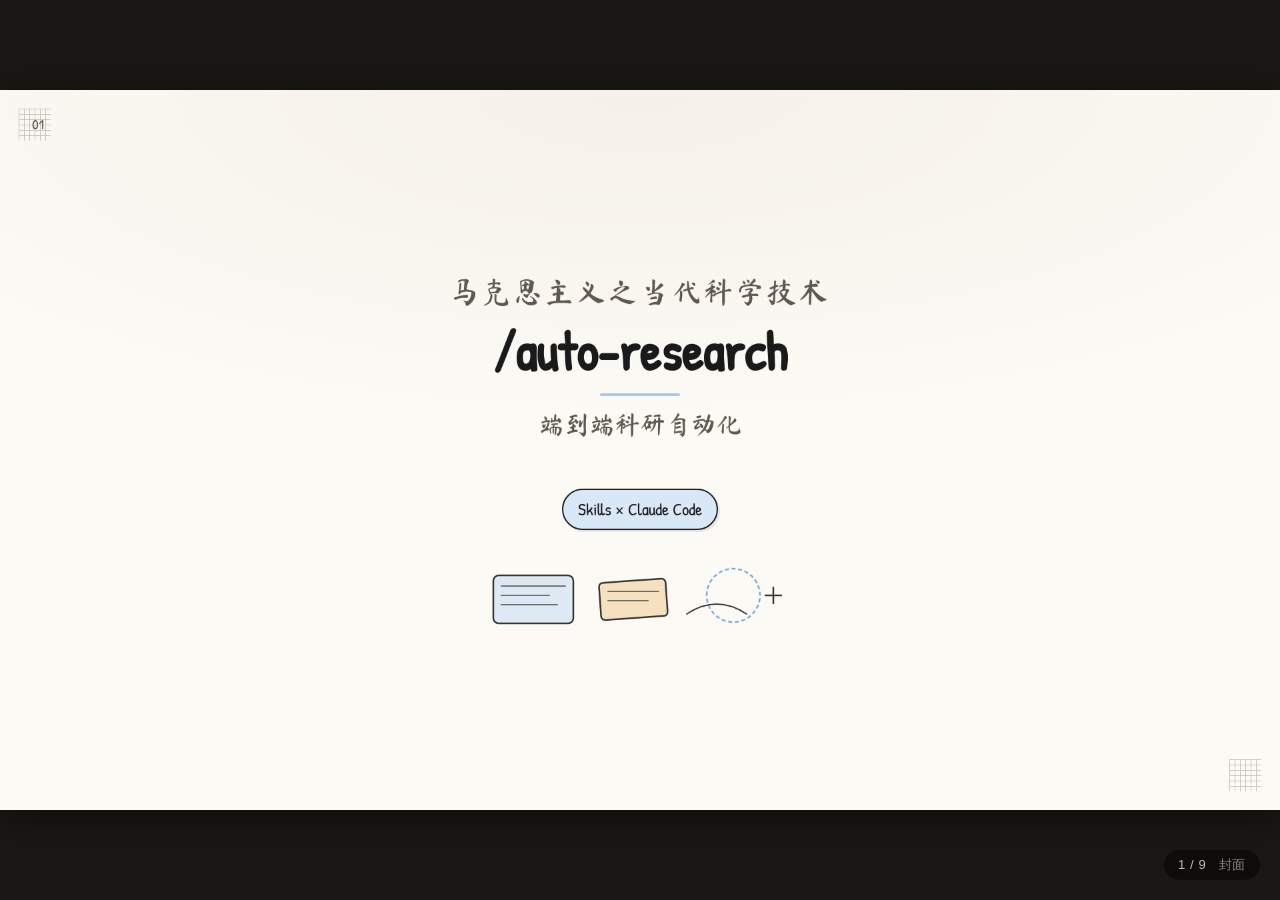
<file: deck/index.html>
<!DOCTYPE html>
<html lang="zh-CN">
<head>
<meta charset="UTF-8">
<meta http-equiv="Cache-Control" content="no-cache, no-store, must-revalidate">
<meta http-equiv="Pragma" content="no-cache">
<meta http-equiv="Expires" content="0">
<title>/auto-research · Deck</title>
<script>
  window.DECK_BUILD = "9slides-20260609";
  window.DECK_MANIFEST = [
    { file: "slides/01-cover.html", label: "封面" },
    { file: "slides/02-insert.html", label: "全流程图" },
    { file: "slides/02-pain.html", label: "痛点" },
    { file: "slides/03-pipeline.html", label: "端到端管线 ★" },
    { file: "slides/04-ideas.html", label: "核心思想" },
    { file: "slides/05-demo-intro.html", label: "Live Demo" },
    { file: "slides/05-example.html", label: "世界模型 ★" },
    { file: "slides/06-boundary.html", label: "边界" },
    { file: "slides/07-closing.html", label: "收束 + 音乐" },
  ];
  window.DECK_WIDTH = 1920;
  window.DECK_HEIGHT = 1080;
</script>
<style>
  * { box-sizing: border-box; margin: 0; padding: 0; }
  html, body {
    height: 100%;
    background: #1a1814;
    overflow: hidden;
    font-family: -apple-system, "PingFang SC", sans-serif;
  }
  #stage {
    position: fixed;
    top: 50%; left: 50%;
    transform-origin: top left;
    will-change: transform;
    background: #fbfaf5;
    box-shadow: 0 10px 60px rgba(0,0,0,0.5);
  }
  iframe {
    width: 100%;
    height: 100%;
    border: 0;
    display: block;
    background: #fbfaf5;
  }
  .counter {
    position: fixed;
    bottom: 20px;
    right: 20px;
    background: rgba(0,0,0,0.65);
    color: #fff;
    padding: 6px 14px;
    border-radius: 999px;
    font-size: 13px;
    letter-spacing: 0.05em;
    font-variant-numeric: tabular-nums;
    z-index: 100;
    user-select: none;
    opacity: 0.7;
    transition: opacity 0.2s;
  }
  .counter:hover { opacity: 1; }
  .counter .label { color: rgba(255,255,255,0.7); margin-left: 8px; }
  .nav-zone {
    position: fixed;
    top: 0; bottom: 0;
    width: 15%;
    cursor: pointer;
    z-index: 50;
  }
  .nav-zone.left  { left: 0; }
  .nav-zone.right { right: 0; }
  .nav-hint {
    position: absolute;
    top: 50%; transform: translateY(-50%);
    width: 44px; height: 44px;
    border-radius: 999px;
    background: rgba(255,255,255,0.08);
    color: rgba(255,255,255,0.6);
    display: flex;
    align-items: center;
    justify-content: center;
    font-size: 22px;
    opacity: 0;
    transition: opacity 0.2s;
  }
  .nav-zone.left  .nav-hint { left: 20px; }
  .nav-zone.right .nav-hint { right: 20px; }
  .nav-zone:hover .nav-hint { opacity: 1; }
  @media print {
    @page { size: 1920px 1080px; margin: 0; }
    html, body { background: #fff; overflow: visible; height: auto; }
    #stage { position: static; transform: none !important; box-shadow: none; }
    .counter, .nav-zone { display: none !important; }
    .print-stack { display: block; }
    .print-stack iframe {
      width: 1920px;
      height: 1080px;
      page-break-after: always;
      display: block;
    }
  }
</style>
</head>
<body>

<div id="stage">
  <iframe id="frame" src="about:blank" title="slide"></iframe>
</div>

<div class="nav-zone left"  id="navL"><div class="nav-hint">‹</div></div>
<div class="nav-zone right" id="navR"><div class="nav-hint">›</div></div>
<div class="counter" id="counter">1 / 1</div>

<div class="print-stack" id="printStack" style="display:none;"></div>

<script>
(function () {
  const W = window.DECK_WIDTH || 1920;
  const H = window.DECK_HEIGHT || 1080;
  const deck = window.DECK_MANIFEST || [];
  const stage = document.getElementById('stage');
  const frame = document.getElementById('frame');
  const counter = document.getElementById('counter');
  const printStack = document.getElementById('printStack');
  const storageKey = 'deck-index-' + location.pathname;
  let current = 0;

  stage.style.width  = W + 'px';
  stage.style.height = H + 'px';

  function fit() {
    const s = Math.min(window.innerWidth / W, window.innerHeight / H);
    const x = (window.innerWidth  - W * s) / 2;
    const y = (window.innerHeight - H * s) / 2;
    stage.style.transform = `translate(${x}px, ${y}px) scale(${s})`;
    stage.style.top = '0';
    stage.style.left = '0';
  }

  function show(idx) {
    if (idx < 0 || idx >= deck.length) return;
    current = idx;
    const ver = window.DECK_BUILD || "1";
    frame.src = `${deck[idx].file}?v=${encodeURIComponent(ver)}`;
    counter.innerHTML = `${idx + 1} / ${deck.length} <span class="label">${deck[idx].label || ''}</span>`;
    try { localStorage.setItem(storageKey, String(idx)); } catch (_) {}
    if (location.hash !== '#' + (idx + 1)) {
      history.replaceState(null, '', '#' + (idx + 1));
    }
  }

  function next() { show(Math.min(current + 1, deck.length - 1)); }
  function prev() { show(Math.max(current - 1, 0)); }

  document.addEventListener('keydown', (e) => {
    if (e.target.tagName === 'INPUT' || e.target.tagName === 'TEXTAREA') return;
    switch (e.key) {
      case 'ArrowRight': case ' ': case 'PageDown': case 'ArrowDown': e.preventDefault(); next(); break;
      case 'ArrowLeft':  case 'PageUp': case 'ArrowUp':              e.preventDefault(); prev(); break;
      case 'Home':                                    e.preventDefault(); show(0); break;
      case 'End':                                     e.preventDefault(); show(deck.length - 1); break;
      case 'p': case 'P':                             window.print(); break;
      default:
        if (e.key >= '1' && e.key <= '9') {
          const i = parseInt(e.key, 10) - 1;
          if (i < deck.length) { e.preventDefault(); show(i); }
        }
    }
  });

  window.addEventListener('message', (e) => {
    if (e.data === 'deck-next') next();
    else if (e.data === 'deck-prev') prev();
  });

  document.getElementById('navL').addEventListener('click', prev);
  document.getElementById('navR').addEventListener('click', next);
  window.addEventListener('resize', fit);
  window.addEventListener('hashchange', () => {
    const m = location.hash.match(/^#(\d+)$/);
    if (m) show(parseInt(m[1], 10) - 1);
  });

  const hashMatch = location.hash.match(/^#(\d+)$/);
  if (hashMatch) current = Math.min(parseInt(hashMatch[1], 10) - 1, deck.length - 1);
  else try {
    const v = parseInt(localStorage.getItem(storageKey), 10);
    if (!isNaN(v) && v >= 0 && v < deck.length) current = v;
  } catch (_) {}
  fit();
  show(current);

  window.addEventListener('beforeprint', () => {
    printStack.innerHTML = '';
    deck.forEach(item => {
      const f = document.createElement('iframe');
      f.src = item.file;
      f.title = item.label || 'slide';
      printStack.appendChild(f);
    });
    printStack.style.display = 'block';
    document.getElementById('stage').style.display = 'none';
  });
  window.addEventListener('afterprint', () => {
    printStack.innerHTML = '';
    printStack.style.display = 'none';
    document.getElementById('stage').style.display = '';
  });
})();
</script>

</body>
</html>
</file>
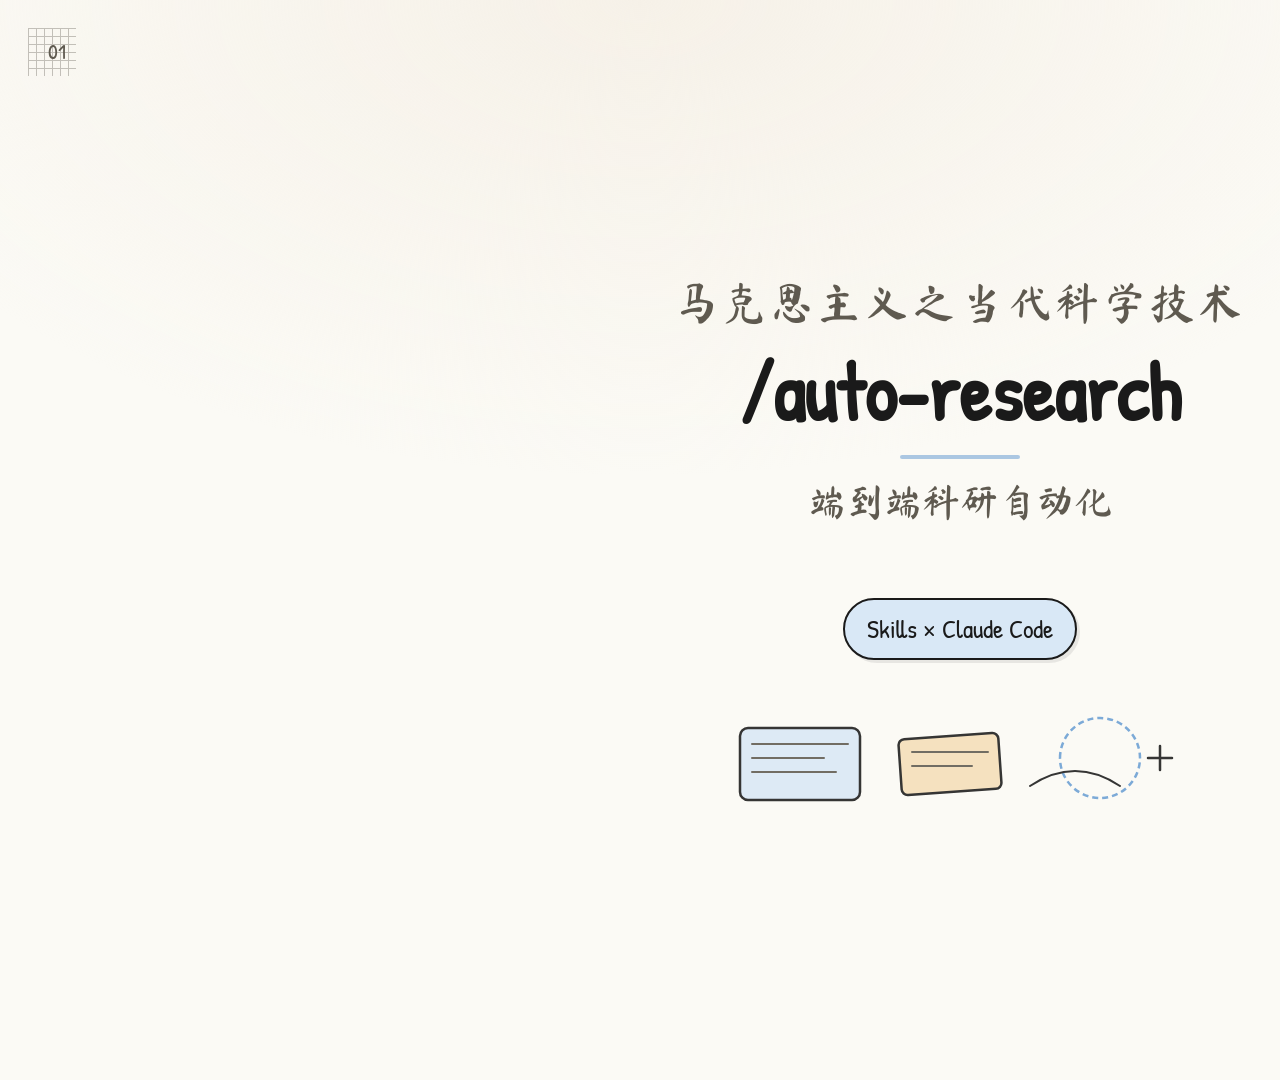
<file: deck/slides/01-cover.html>
<!DOCTYPE html>
<html lang="zh-CN">
<head>
<meta charset="UTF-8">
<title>01 · 封面</title>
<link rel="stylesheet" href="../shared/fonts.css">
<link rel="stylesheet" href="../shared/handdrawn.css">
</head>
<body>
<div class="page-num">01</div>
<div class="slide-main">
  <p class="cover-series">马克思主义之当代科学技术</p>
  <h1>/auto-research</h1>
  <p class="subtitle">端到端科研自动化</p>
  <div class="tag-row">
    <span class="tag">Skills × Claude Code</span>
  </div>
  <svg class="cover-doodle" width="520" height="100" viewBox="0 0 520 100" fill="none" xmlns="http://www.w3.org/2000/svg" aria-hidden="true">
    <rect x="40" y="20" width="120" height="72" rx="8" stroke="#1a1a1a" stroke-width="2.5" fill="#d9e8f6"/>
  <path d="M52 36h96M52 50h72M52 64h84" stroke="#5f5a50" stroke-width="2" stroke-linecap="round"/>
    <rect x="200" y="28" width="100" height="56" rx="6" stroke="#1a1a1a" stroke-width="2.5" fill="#f5deb8" transform="rotate(-4 250 56)"/>
    <path d="M212 44h76M212 58h60" stroke="#5f5a50" stroke-width="2" stroke-linecap="round"/>
    <path d="M360 50a40 40 0 1 1 80 0a40 40 0 1 1-80 0" stroke="#6b9fd4" stroke-width="2.5" fill="none" stroke-dasharray="6 4"/>
    <path d="M448 50h24M460 38v24" stroke="#1a1a1a" stroke-width="2.5" stroke-linecap="round"/>
    <path d="M330 78c30-20 60-20 90 0" stroke="#1a1a1a" stroke-width="2" fill="none" stroke-linecap="round"/>
  </svg>
</div>
<script src="../shared/nav-keys.js"></script>
</body>
</html>
</file>
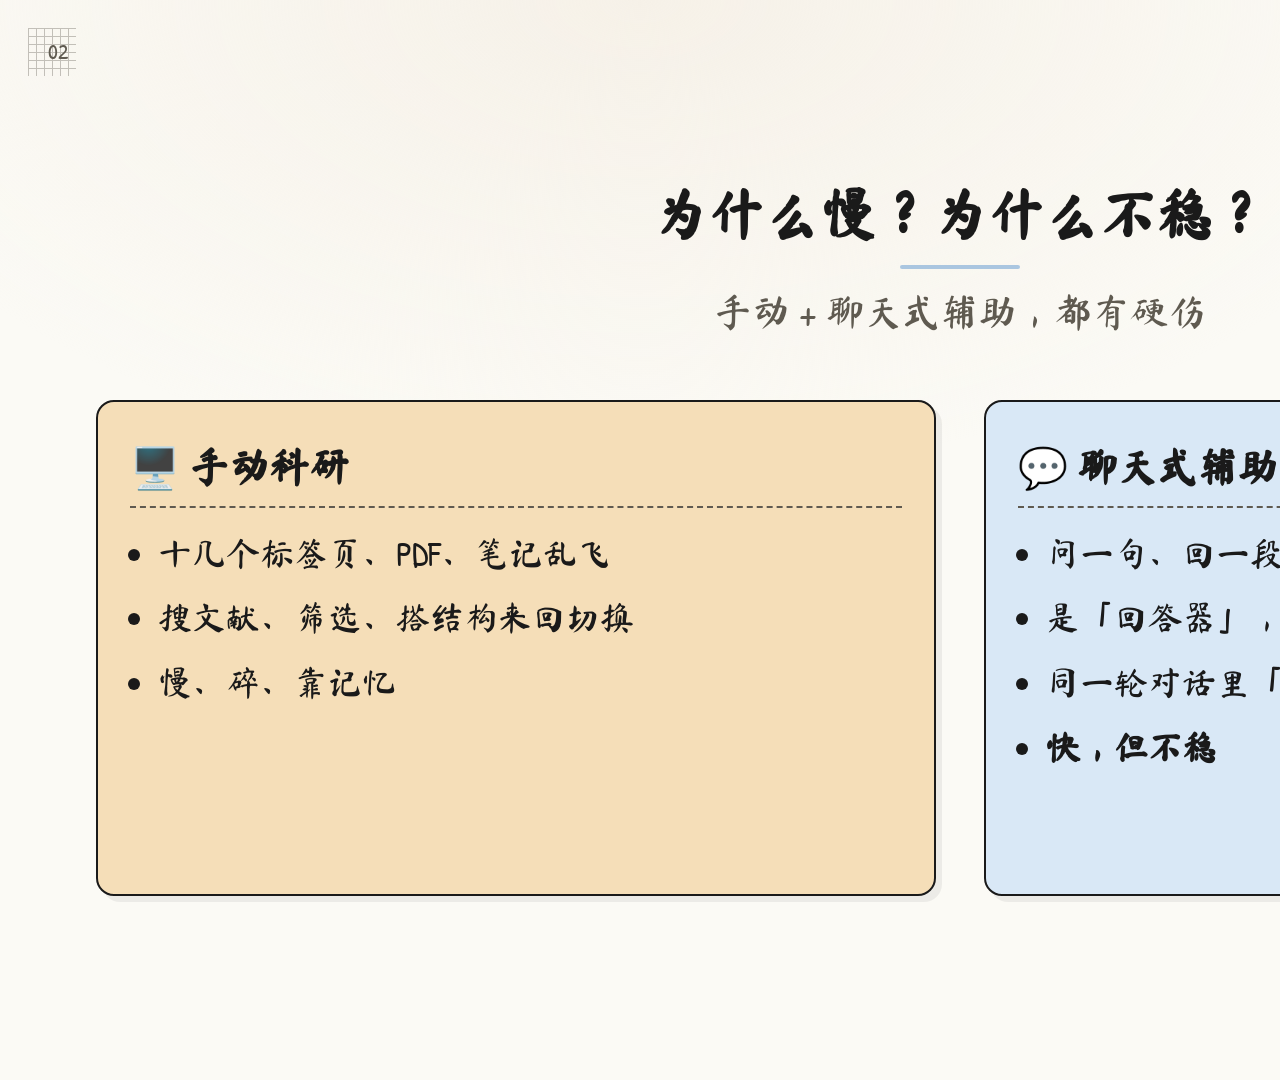
<file: deck/slides/02-pain.html>
<!DOCTYPE html>
<html lang="zh-CN">
<head>
<meta charset="UTF-8">
<title>02 · 痛点</title>
<link rel="stylesheet" href="../shared/fonts.css">
<link rel="stylesheet" href="../shared/handdrawn.css">
</head>
<body>
<div class="page-num">02</div>
<div class="slide-main">
  <h1 style="font-size:56px">为什么慢？为什么不稳？</h1>
  <p class="subtitle">手动 + 聊天式辅助，都有硬伤</p>
  <div class="cols-2">
    <div class="sketch-box" style="background:var(--peach)">
      <h2>🖥️ 手动科研</h2>
      <ul>
        <li>十几个标签页、PDF、笔记乱飞</li>
        <li>搜文献、筛选、搭结构来回切换</li>
        <li>慢、碎、靠记忆</li>
      </ul>
    </div>
    <div class="sketch-box" style="background:var(--blue)">
      <h2>💬 聊天式辅助</h2>
      <ul>
        <li>问一句、回一段——快</li>
        <li>是「回答器」，不是研究流程</li>
        <li>同一轮对话里「看起来像对的」</li>
        <li><strong>快，但不稳</strong></li>
      </ul>
    </div>
  </div>
</div>
<script src="../shared/nav-keys.js"></script>
</body>
</html>
</file>
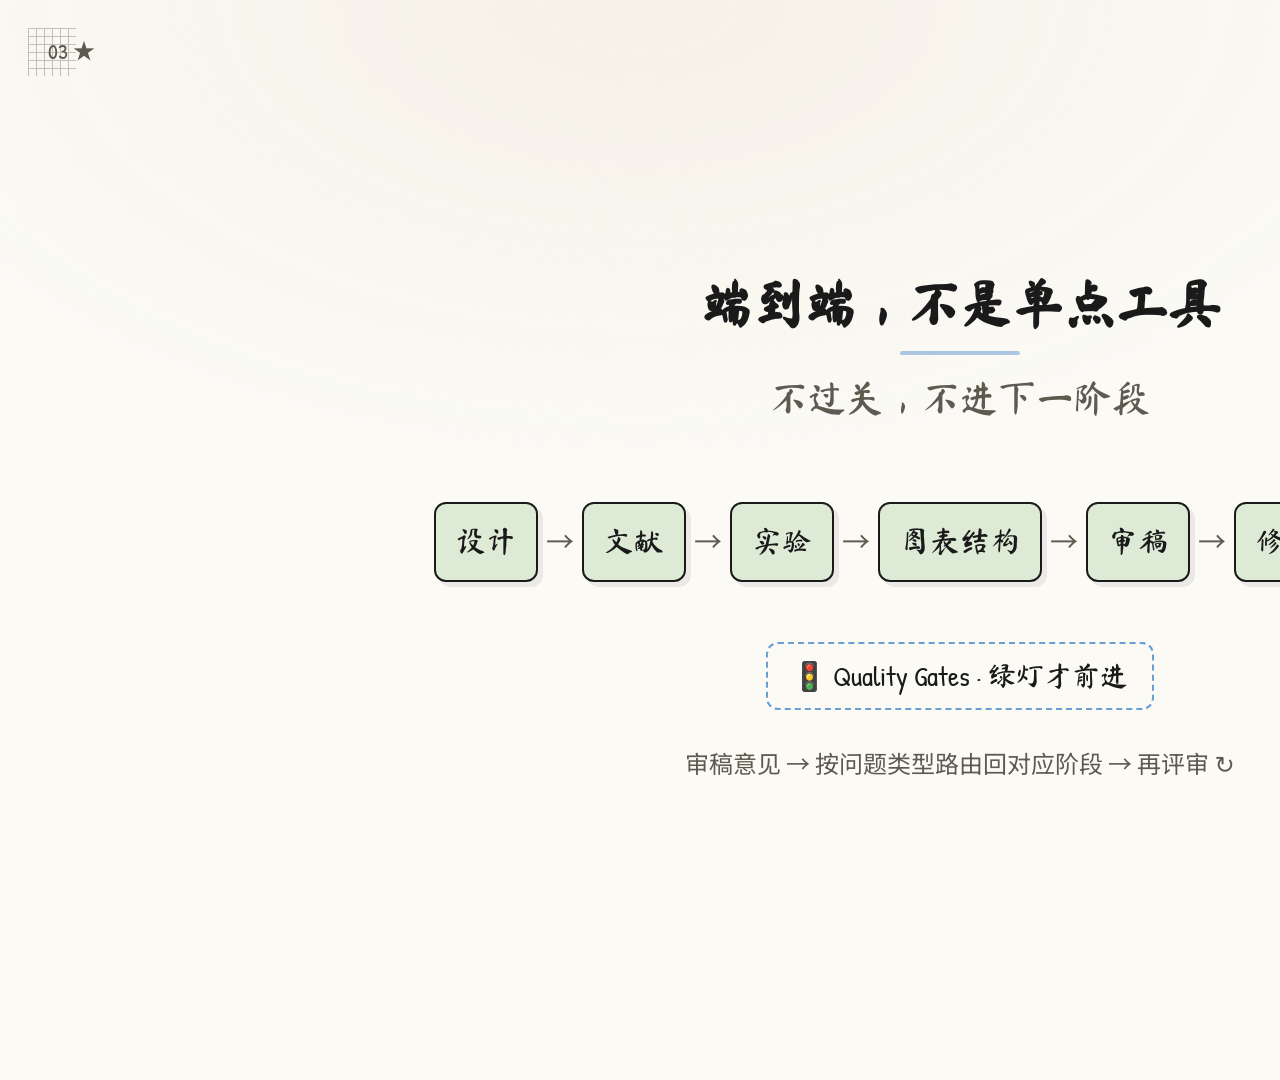
<file: deck/slides/03-pipeline.html>
<!DOCTYPE html>
<html lang="zh-CN">
<head>
<meta charset="UTF-8">
<title>03 · 管线</title>
<link rel="stylesheet" href="../shared/fonts.css">
<link rel="stylesheet" href="../shared/handdrawn.css">
<style>
  .gate-banner {
    text-align: center;
    font-family: var(--font-hand);
    font-size: 28px;
    margin: 20px 0;
    padding: 12px 24px;
    border: 2px dashed var(--accent);
    border-radius: 12px;
    display: inline-block;
    margin-left: auto;
    margin-right: auto;
    width: fit-content;
  }
  .loop-note {
    text-align: center;
    font-size: 24px;
    color: var(--muted);
    margin-top: 16px;
  }
</style>
</head>
<body>
<div class="page-num">03 ★</div>
<div class="slide-main">
  <h1 style="font-size:52px">端到端，不是单点工具</h1>
  <p class="subtitle">不过关，不进下一阶段</p>
  <div class="pipeline">
    <span class="pipe-step">设计</span><span class="pipe-arrow">→</span>
    <span class="pipe-step">文献</span><span class="pipe-arrow">→</span>
    <span class="pipe-step">实验</span><span class="pipe-arrow">→</span>
    <span class="pipe-step">图表结构</span><span class="pipe-arrow">→</span>
    <span class="pipe-step">审稿</span><span class="pipe-arrow">→</span>
    <span class="pipe-step">修订</span><span class="pipe-arrow">→</span>
    <span class="pipe-step" style="background:var(--lavender)">交付</span>
  </div>
  <div style="text-align:center">
    <div class="gate-banner">🚦 Quality Gates · 绿灯才前进</div>
  </div>
  <p class="loop-note">审稿意见 → 按问题类型路由回对应阶段 → 再评审 ↻</p>
</div>
<script src="../shared/nav-keys.js"></script>
</body>
</html>
</file>
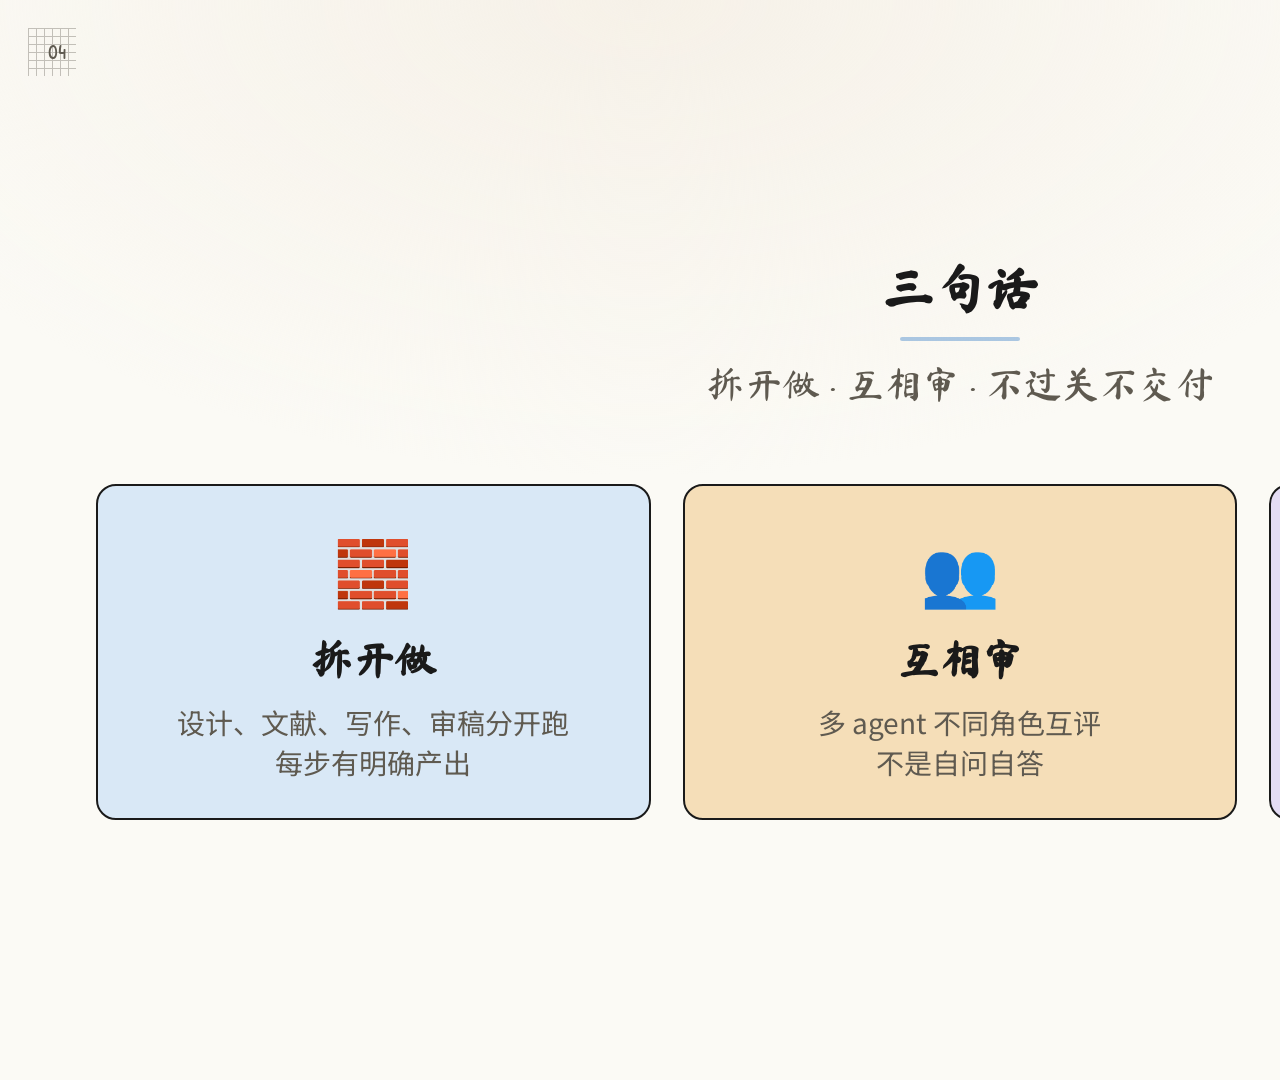
<file: deck/slides/04-ideas.html>
<!DOCTYPE html>
<html lang="zh-CN">
<head>
<meta charset="UTF-8">
<title>04 · 核心思想</title>
<link rel="stylesheet" href="../shared/fonts.css">
<link rel="stylesheet" href="../shared/handdrawn.css">
</head>
<body>
<div class="page-num">04</div>
<div class="slide-main">
  <h1 style="font-size:52px">三句话</h1>
  <p class="subtitle">拆开做 · 互相审 · 不过关不交付</p>
  <div class="three-ideas">
    <div class="idea-card">
      <div class="icon">🧱</div>
      <h3>拆开做</h3>
      <p>设计、文献、写作、审稿分开跑<br>每步有明确产出</p>
    </div>
    <div class="idea-card">
      <div class="icon">👥</div>
      <h3>互相审</h3>
      <p>多 agent 不同角色互评<br>不是自问自答</p>
    </div>
    <div class="idea-card">
      <div class="icon">🚦</div>
      <h3>不过关不交付</h3>
      <p>引用有问题回文献<br>结构有问题回结构</p>
    </div>
  </div>
</div>
<script src="../shared/nav-keys.js"></script>
</body>
</html>
</file>
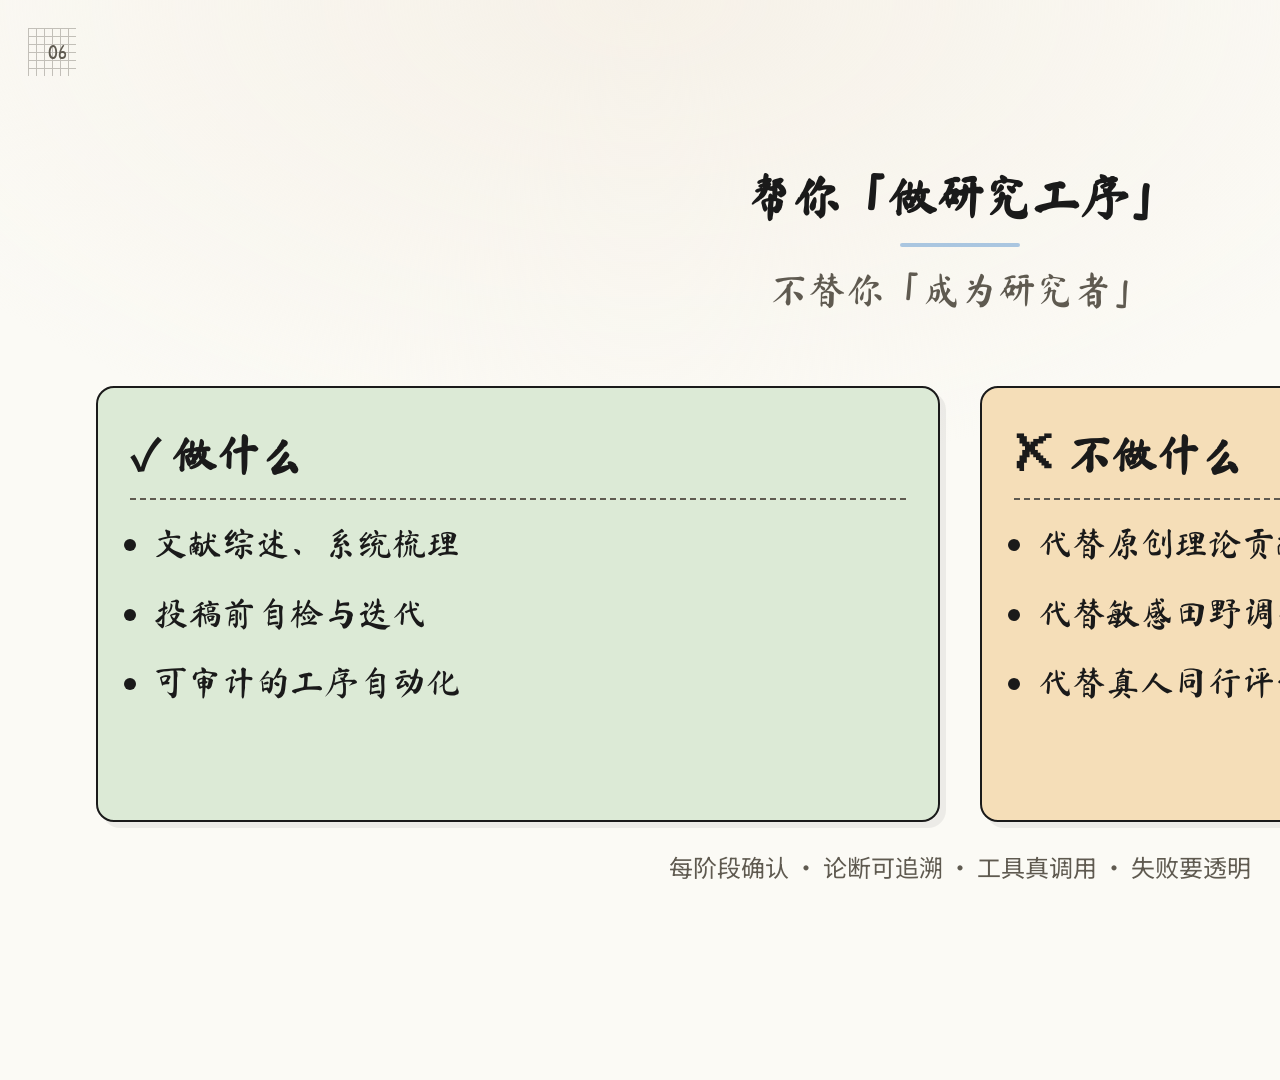
<file: deck/slides/06-boundary.html>
<!DOCTYPE html>
<html lang="zh-CN">
<head>
<meta charset="UTF-8">
<title>06 · 边界</title>
<link rel="stylesheet" href="../shared/fonts.css">
<link rel="stylesheet" href="../shared/handdrawn.css">
</head>
<body>
<div class="page-num">06</div>
<div class="slide-main">
  <h1 style="font-size:48px">帮你「做研究工序」</h1>
  <p class="subtitle">不替你「成为研究者」</p>
  <div class="boundary-cols">
    <div class="sketch-box" style="background:var(--green)">
      <h2>✓ 做什么</h2>
      <ul>
        <li>文献综述、系统梳理</li>
        <li>投稿前自检与迭代</li>
        <li>可审计的工序自动化</li>
      </ul>
    </div>
    <div class="sketch-box" style="background:var(--peach)">
      <h2>✗ 不做什么</h2>
      <ul>
        <li>代替原创理论贡献</li>
        <li>代替敏感田野调查</li>
        <li>代替真人同行评议</li>
      </ul>
    </div>
  </div>
  <p style="text-align:center;margin-top:28px;font-size:24px;color:var(--muted)">
    每阶段确认 · 论断可追溯 · 工具真调用 · 失败要透明
  </p>
</div>
<script src="../shared/nav-keys.js"></script>
</body>
</html>
</file>
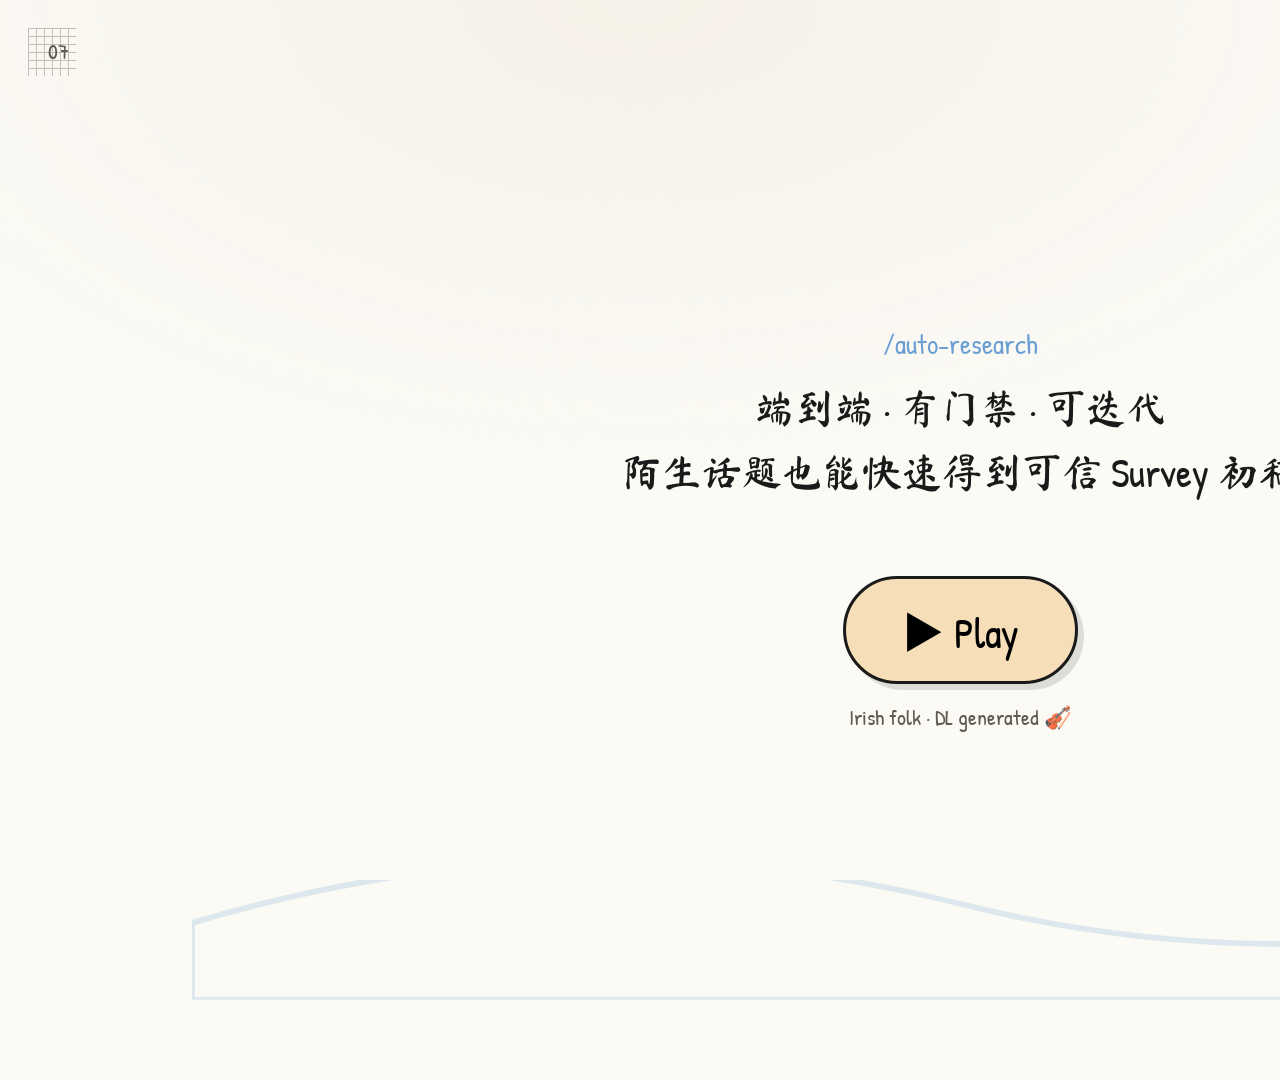
<file: deck/slides/07-closing.html>
<!DOCTYPE html>
<html lang="zh-CN">
<head>
<meta charset="UTF-8">
<title>07 · 收束</title>
<link rel="stylesheet" href="../shared/fonts.css">
<link rel="stylesheet" href="../shared/handdrawn.css">
</head>
<body>
<div class="hills"></div>
<div class="page-num">07</div>
<div class="slide-main">
  <div class="kicker">/auto-research</div>
  <div class="closing-lines">
  端到端 · 有门禁 · 可迭代<br>
  陌生话题也能快速得到可信 Survey 初稿
  </div>
  <div class="play-wrap">
    <button id="play-folk" type="button" aria-label="播放爱尔兰民谣">▶ Play</button>
    <audio id="folk-audio" preload="none" src="../assets/irish-folk.wav"></audio>
    <p class="audio-hint">Irish folk · DL generated 🎻</p>
  </div>
</div>
<script>
(function () {
  const btn = document.getElementById('play-folk');
  const audio = document.getElementById('folk-audio');
  btn.addEventListener('click', () => {
    if (audio.paused) {
      audio.play().then(() => {
        btn.textContent = '⏸ Pause';
        btn.classList.add('playing');
      }).catch(() => {
        btn.textContent = '⚠ 无法播放';
      });
    } else {
      audio.pause();
      btn.textContent = '▶ Play';
      btn.classList.remove('playing');
    }
  });
  audio.addEventListener('ended', () => {
    btn.textContent = '▶ Play';
    btn.classList.remove('playing');
  });
})();
</script>
<script src="../shared/nav-keys.js"></script>
</body>
</html>
</file>
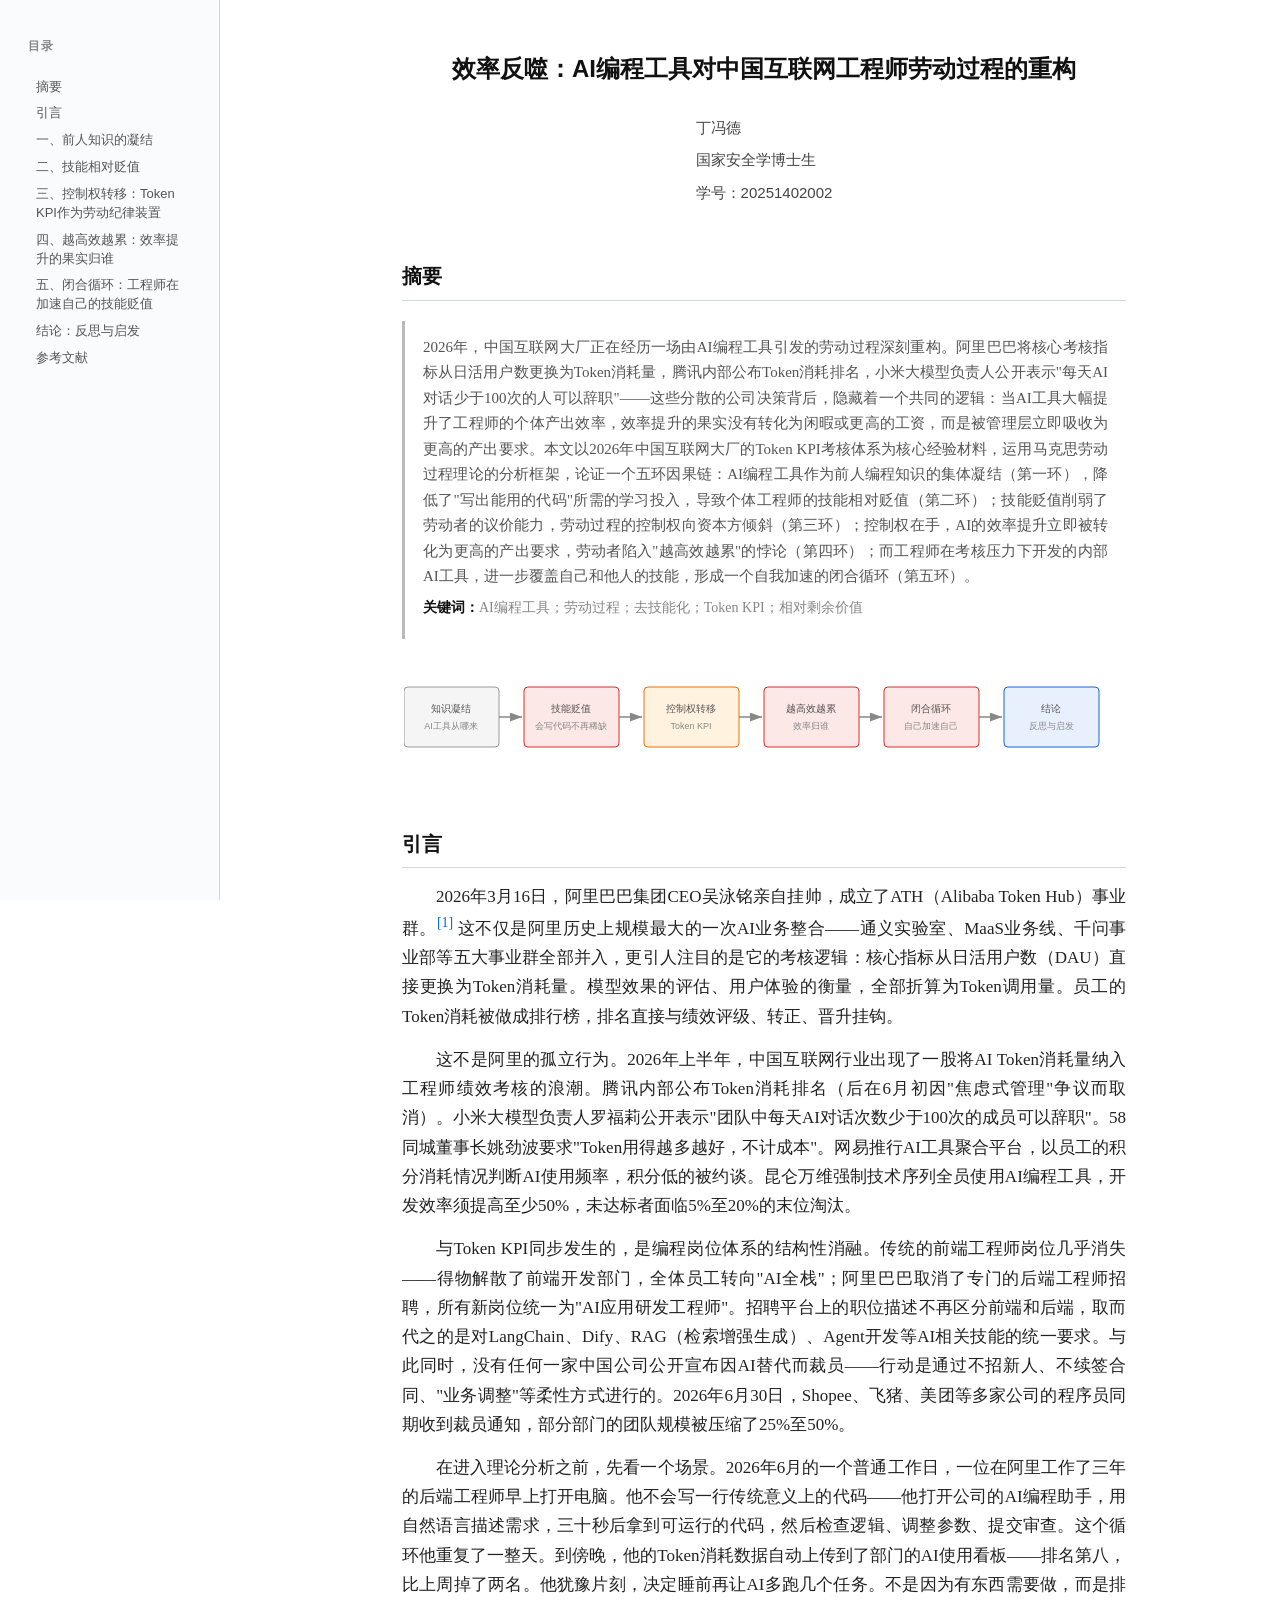
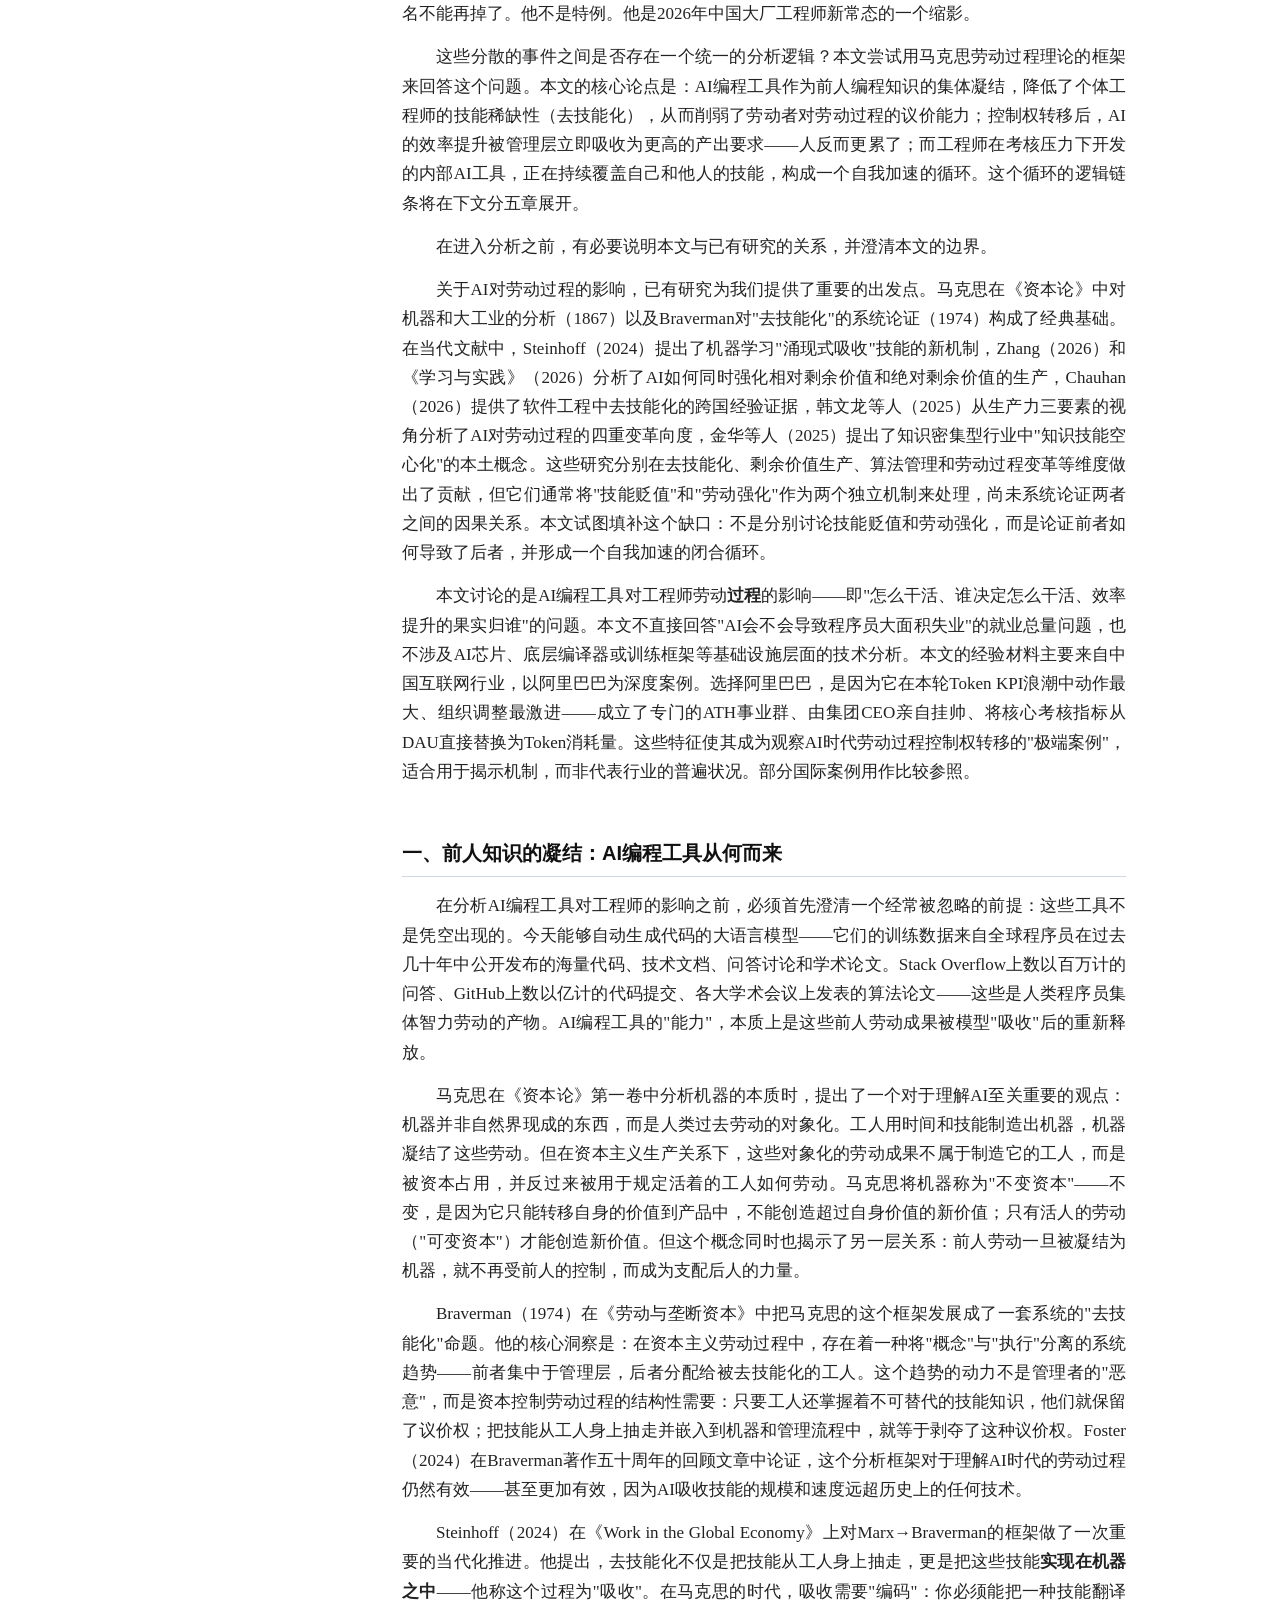
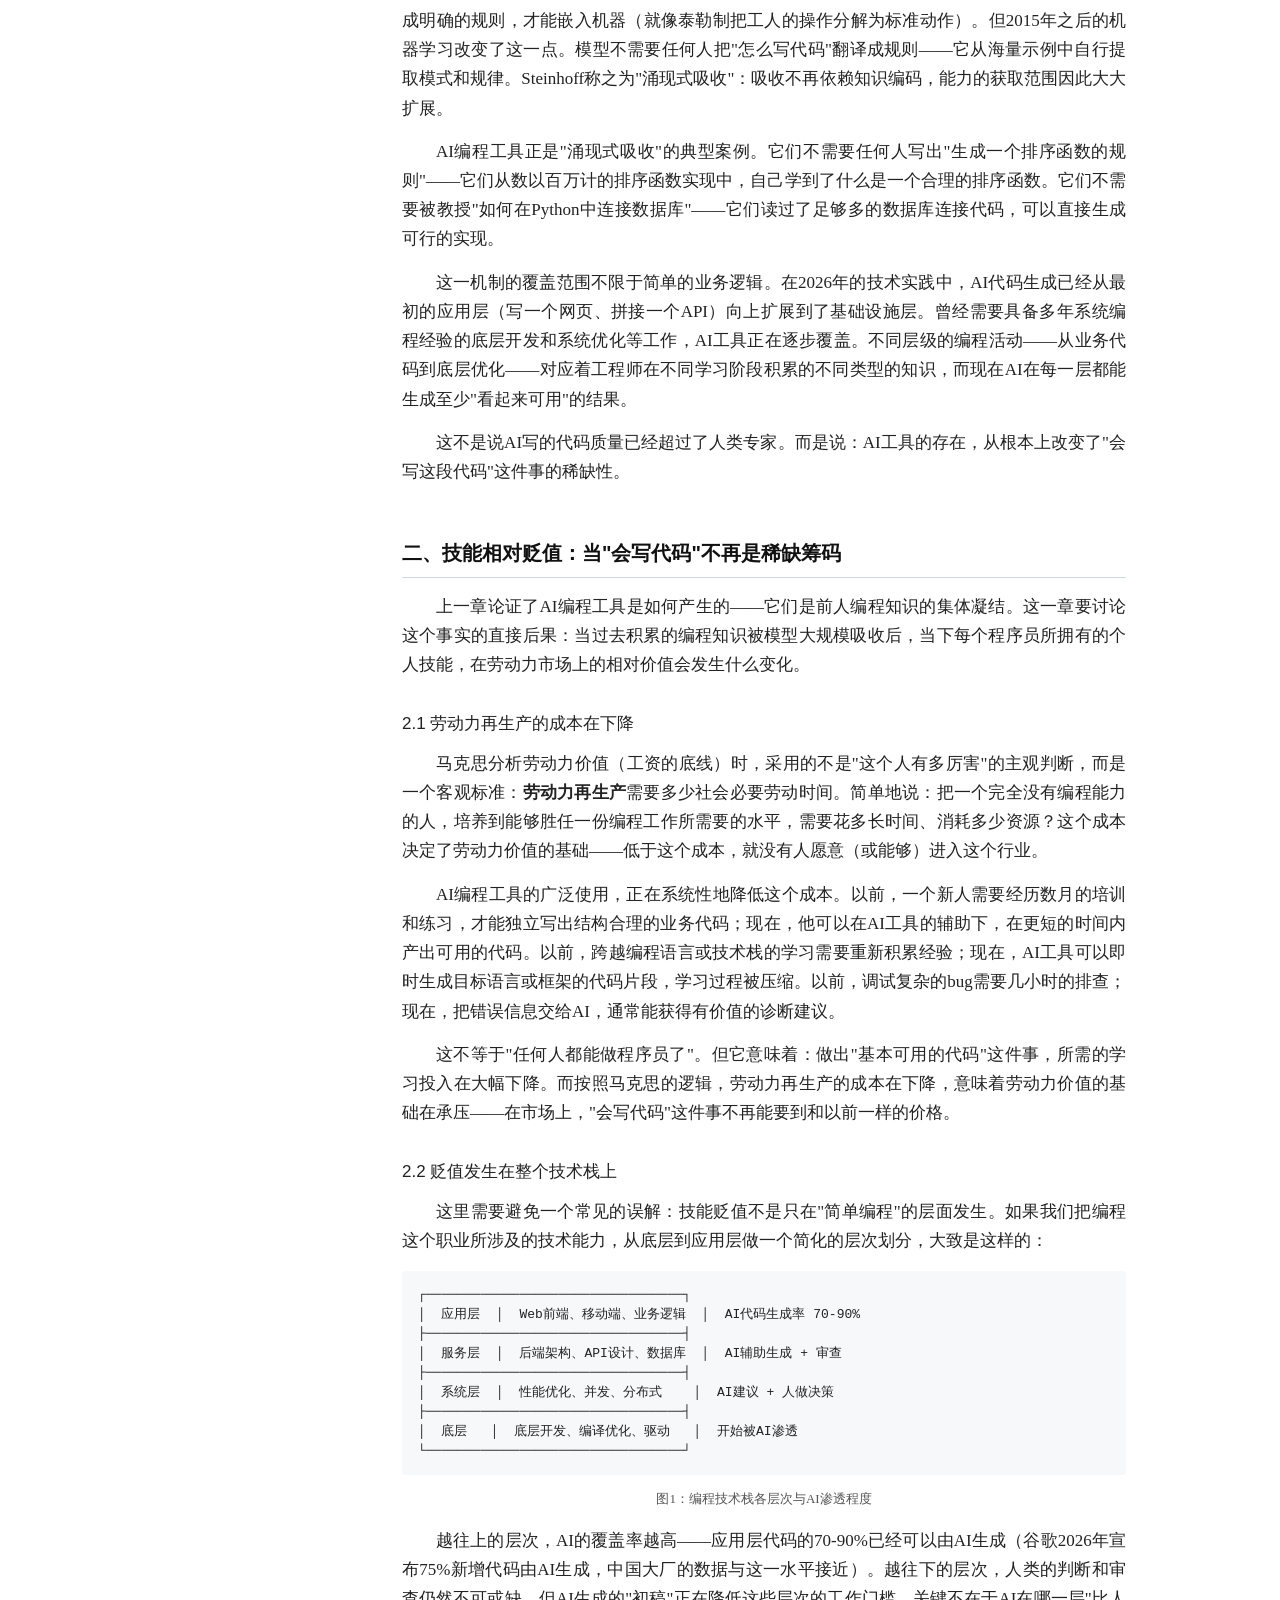
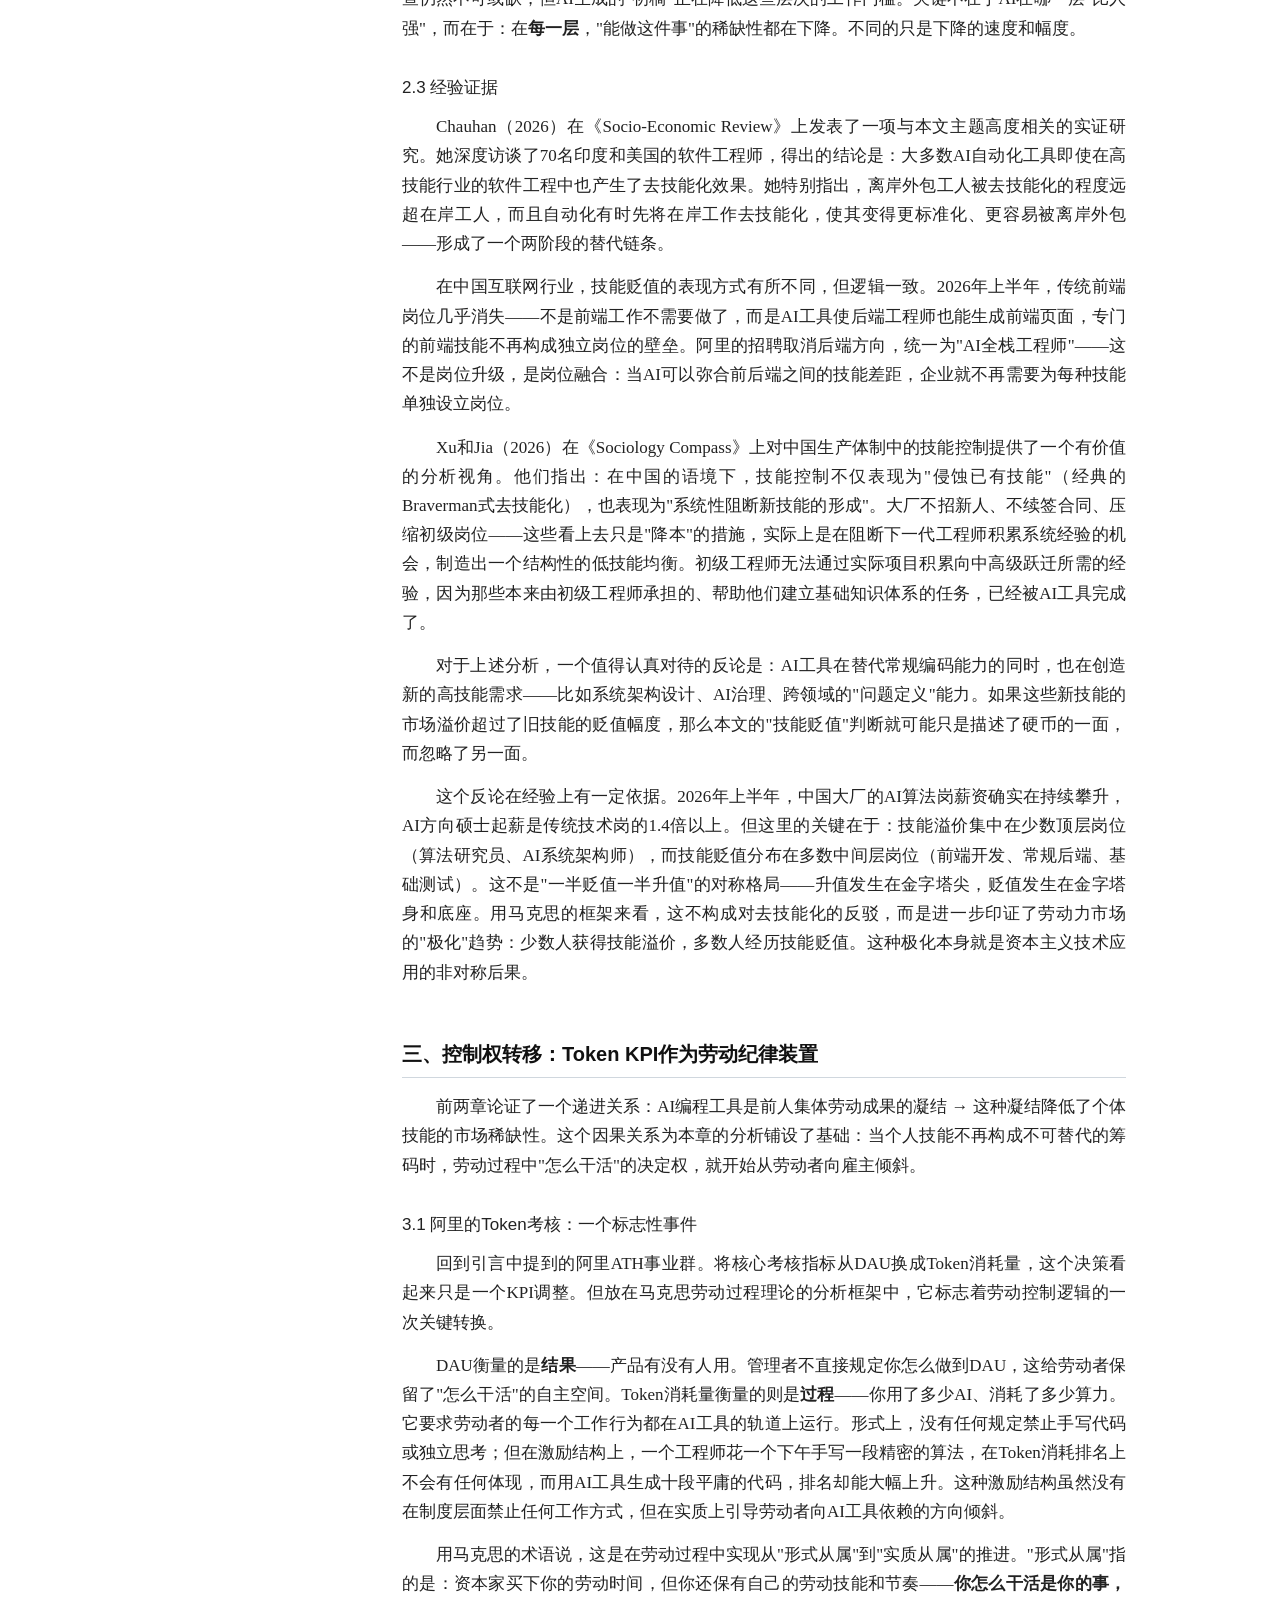
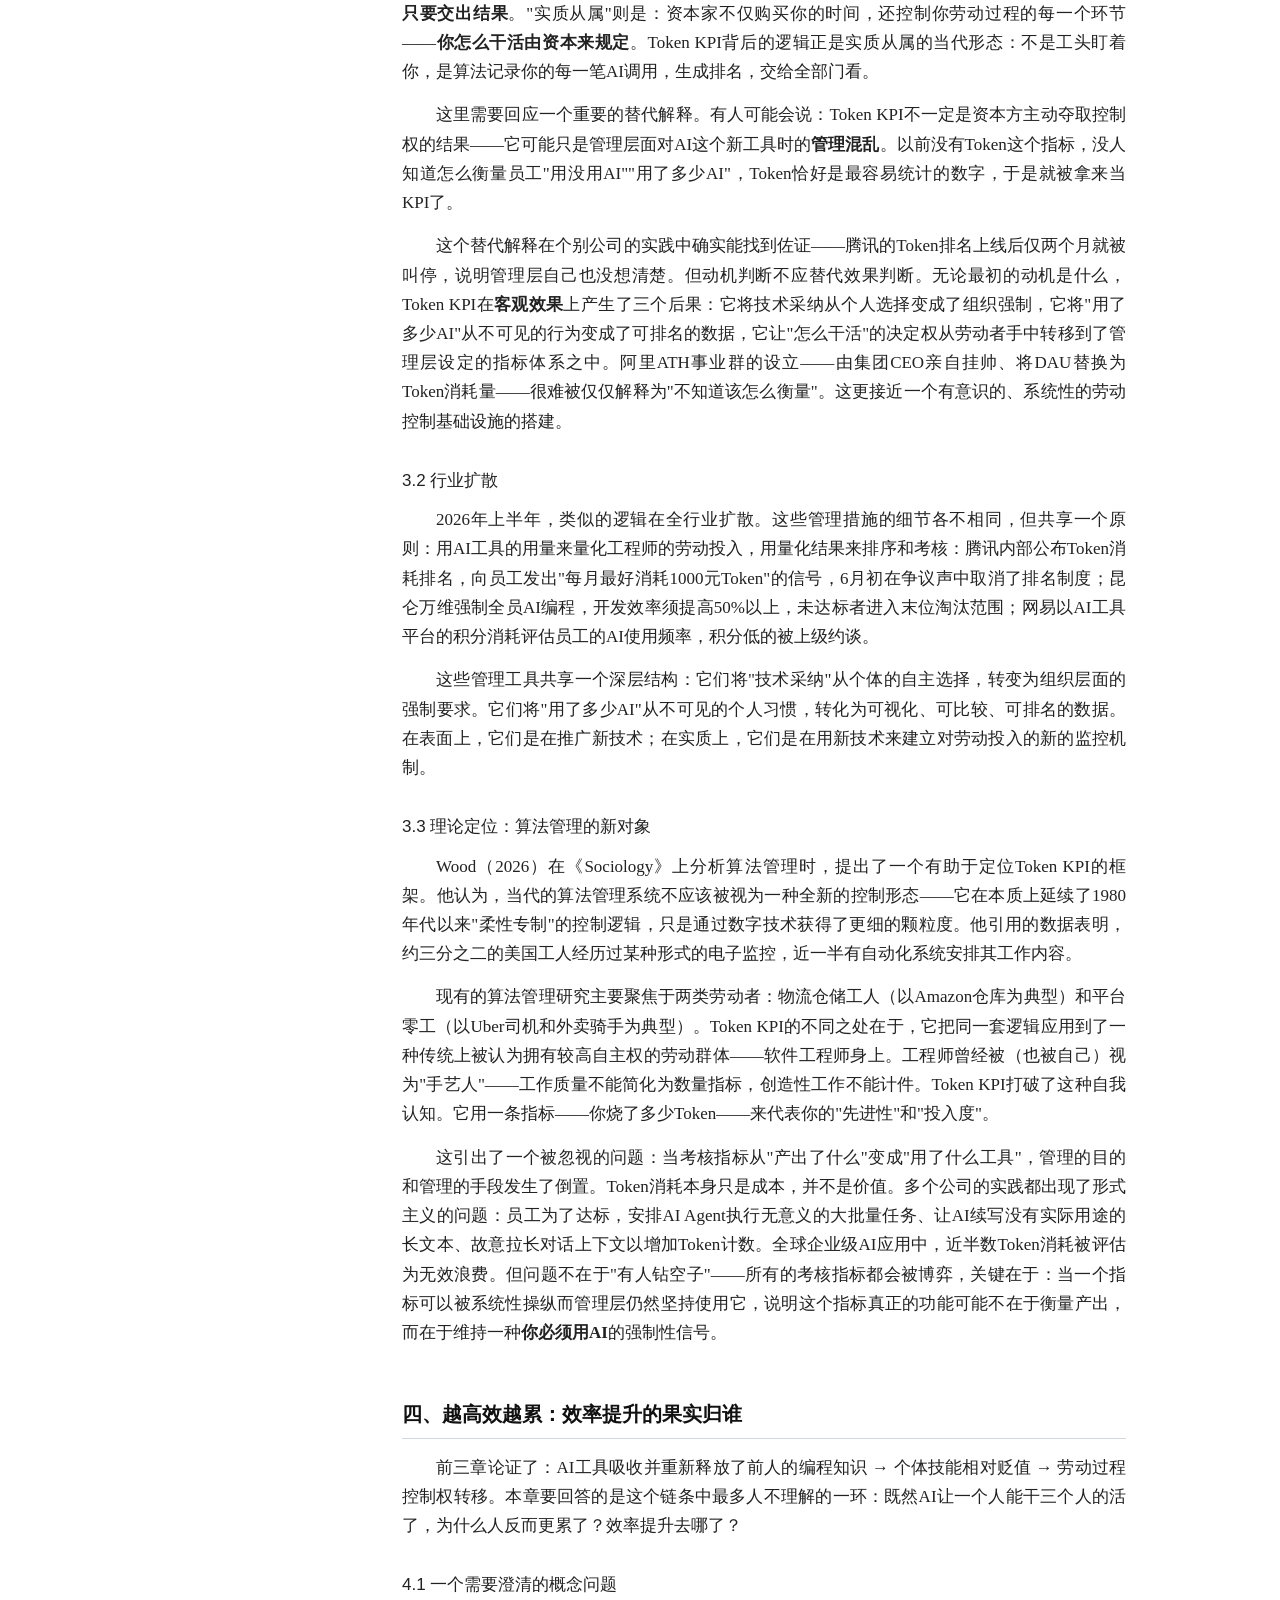
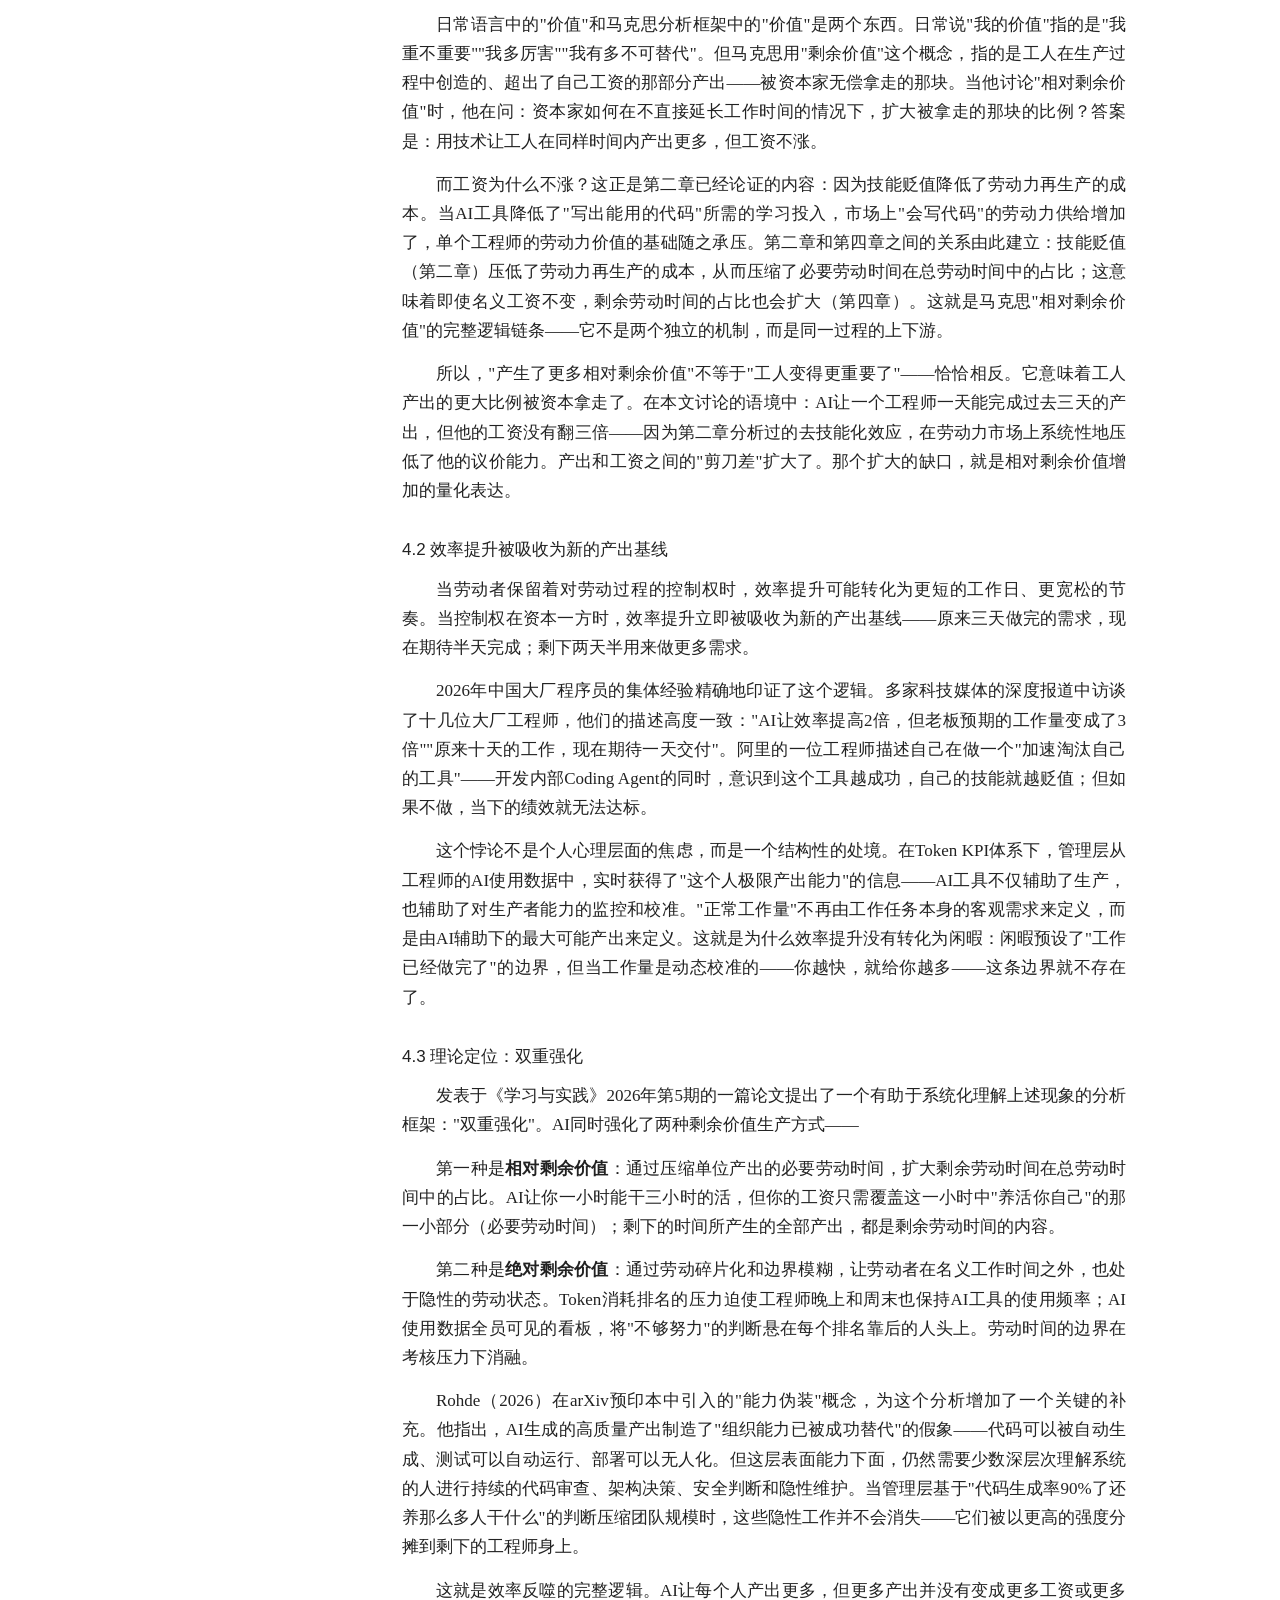
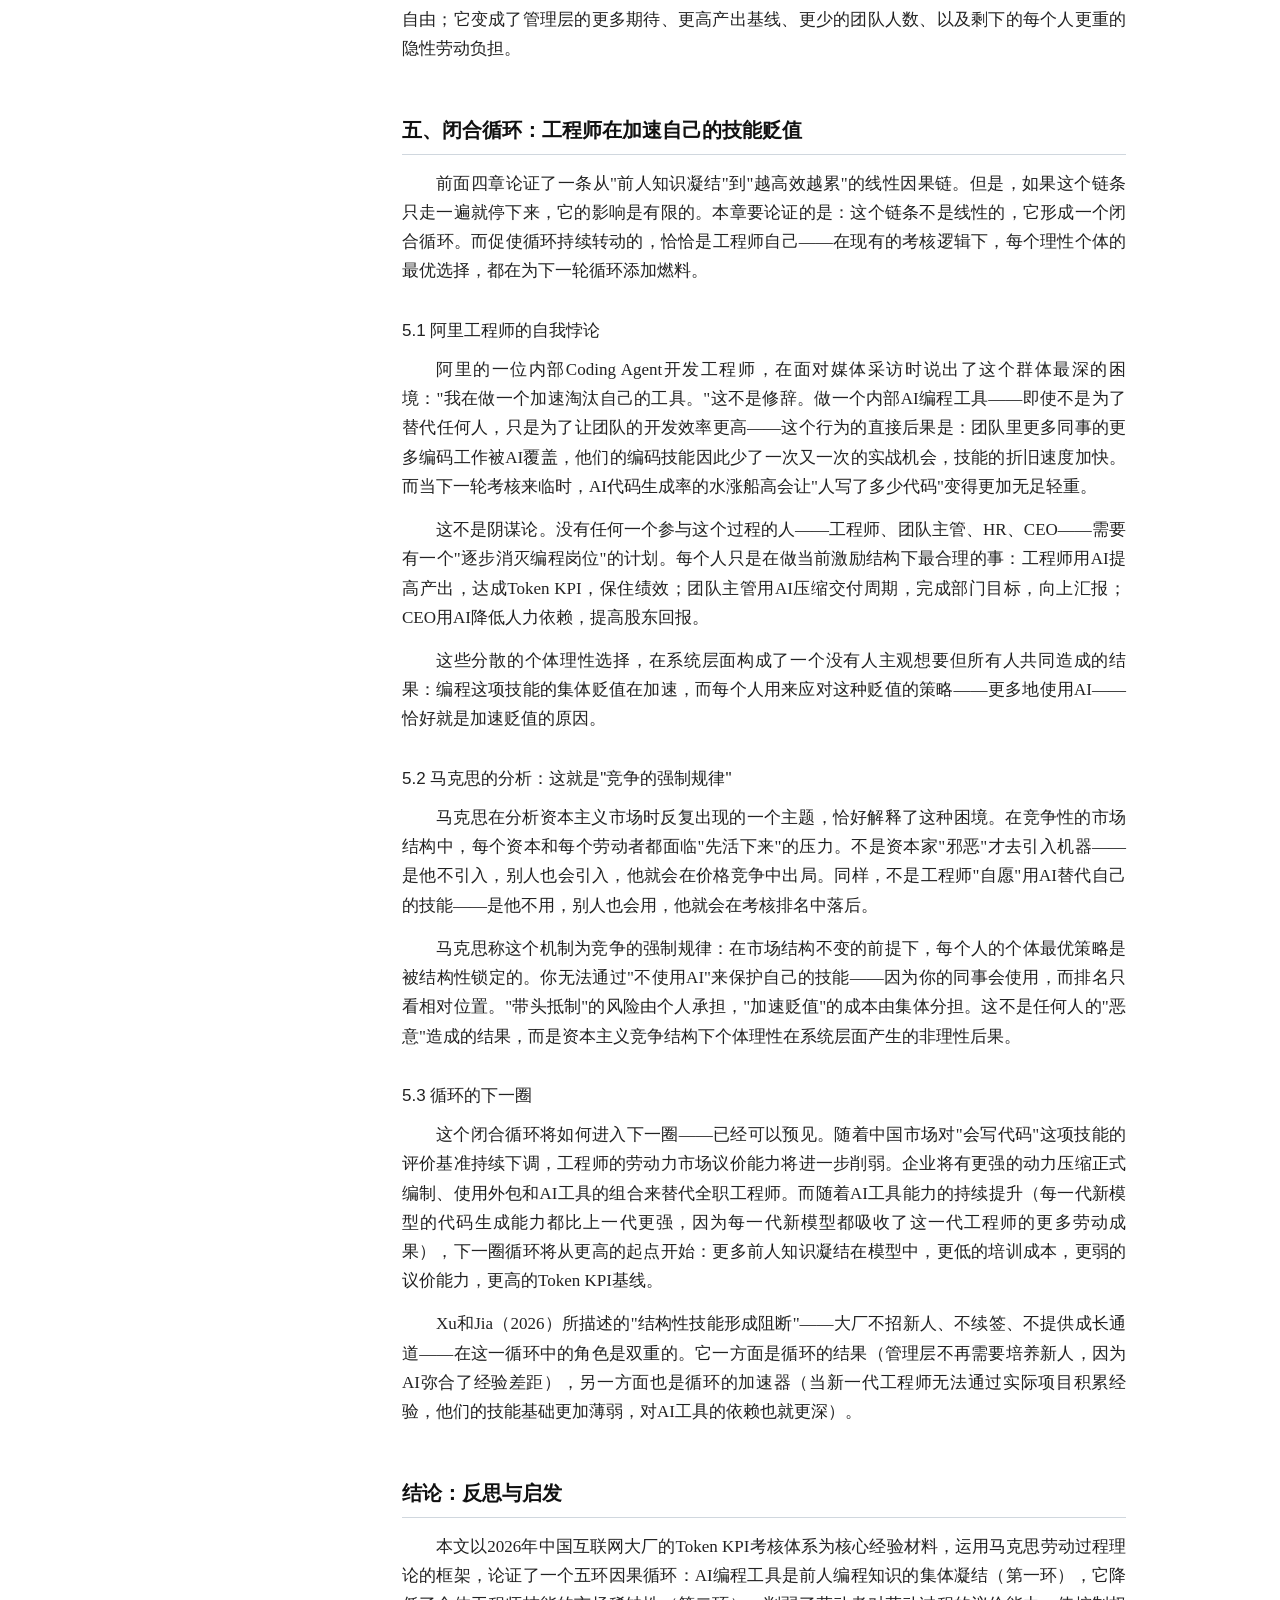
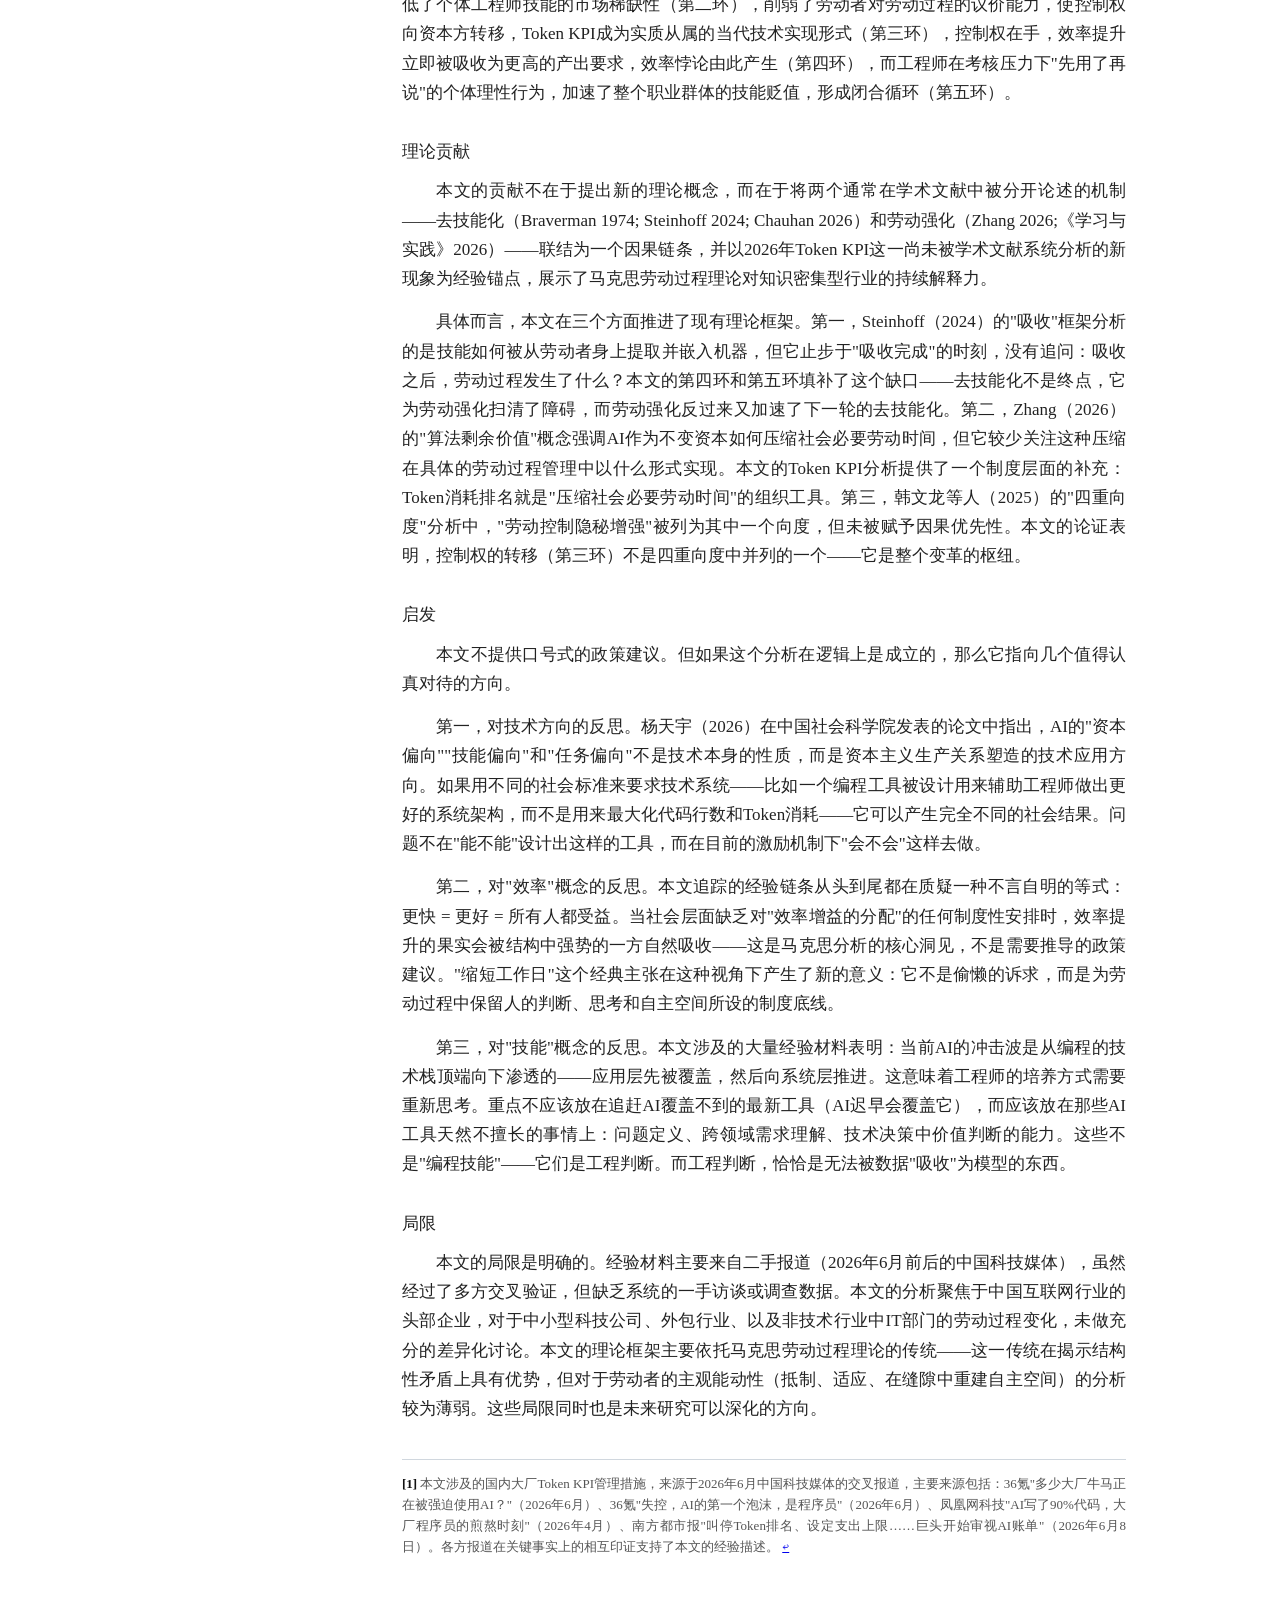
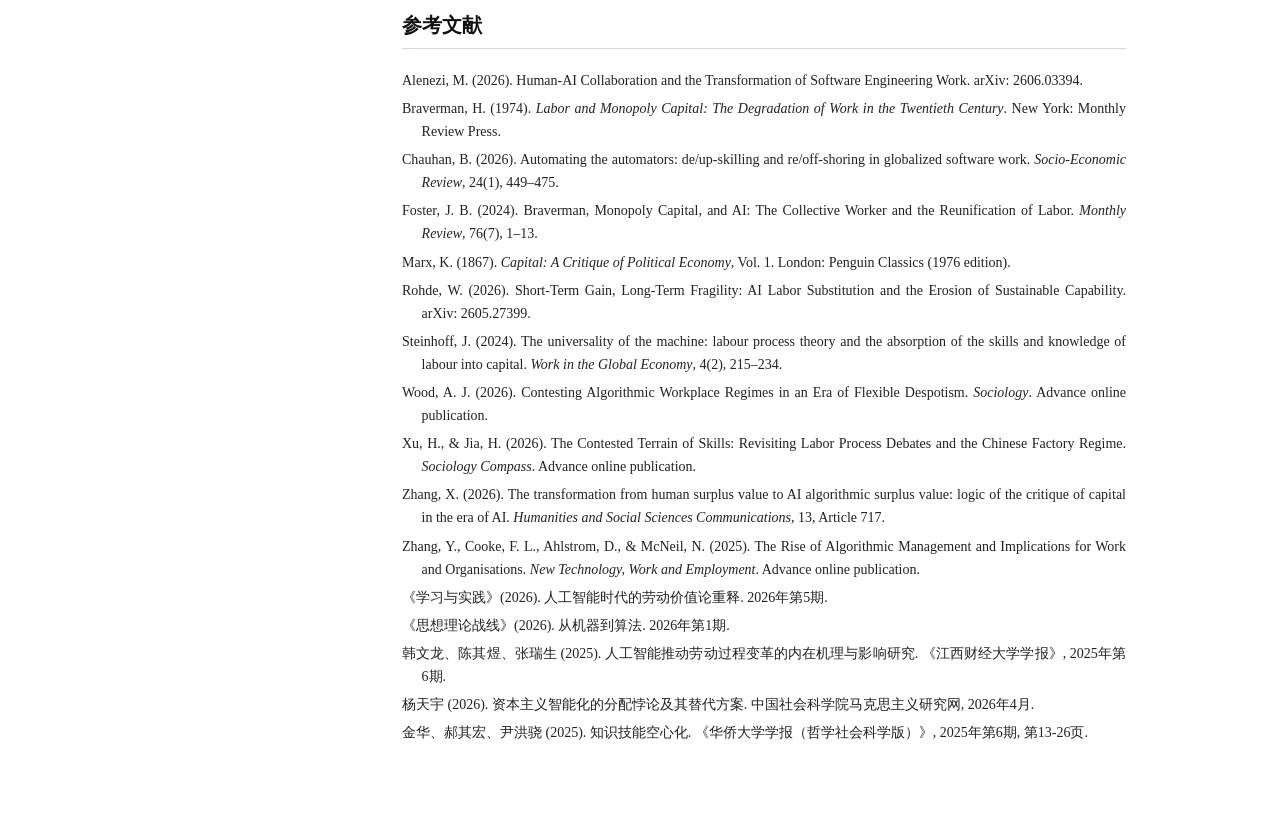
<file: examples/ai-productivity-backlash/效率反噬-AI编程工具对中国互联网工程师劳动过程的重构.html>
<!DOCTYPE html>
<html lang="zh-CN">
<head>
<meta charset="UTF-8">
<meta name="viewport" content="width=device-width, initial-scale=1.0">
<title>效率反噬：AI编程工具对中国互联网工程师劳动过程的重构</title>
<style>
  :root {
    --text: #222;
    --muted: #555;
    --light-muted: #888;
    --accent: #0969da;
    --bg: #ffffff;
    --border: #d0d7de;
    --toc-w: 220px;
  }

  *, *::before, *::after { box-sizing: border-box; }

  body {
    margin: 0; padding: 0;
    font-family: "Noto Serif CJK SC", "Songti SC", "STSong", "Georgia", serif;
    font-size: 17px; line-height: 1.72;
    color: var(--text); background: var(--bg);
    -webkit-font-smoothing: antialiased;
  }

  .page { display: flex; }

  .sidebar {
    position: fixed; top: 0; left: 0;
    width: var(--toc-w); height: 100vh;
    overflow-y: auto; padding: 36px 20px 40px 28px;
    background: #fafbfc; border-right: 1px solid var(--border); z-index: 10;
  }

  .toc-title {
    font-size: 12px; font-weight: 600; text-transform: uppercase;
    letter-spacing: 0.06em; color: var(--light-muted); margin-bottom: 18px;
    font-family: "Noto Sans CJK SC", "PingFang SC", "STHeiti", sans-serif;
  }

  .toc ol { list-style: none; padding: 0; margin: 0; }

  .toc li { margin-bottom: 2px; line-height: 1.45; }

  .toc a {
    display: block; text-decoration: none; color: var(--muted);
    font-size: 13px; padding: 3px 8px; border-radius: 4px;
    transition: background 0.1s, color 0.1s;
    font-family: "Noto Sans CJK SC", "PingFang SC", "STHeiti", sans-serif;
  }

  .toc a:hover { background: #eef2f8; color: #222; }
  .toc a.active { color: var(--accent); font-weight: 600; background: #eef5fd; }

  .main {
    margin-left: calc(var(--toc-w) + 52px); margin-right: 24px;
    flex: 1; min-width: 0;
  }

  .paper { max-width: 820px; margin: 0 auto; padding: 52px 48px 80px; }

  h1 {
    font-family: "Noto Sans CJK SC", "PingFang SC", "STHeiti", sans-serif;
    font-size: 24px; font-weight: 600; line-height: 1.45;
    margin: 0 0 6px; color: #111; text-align: center; scroll-margin-top: 32px;
  }

  h2 {
    font-family: "Noto Sans CJK SC", "PingFang SC", "STHeiti", sans-serif;
    font-size: 20px; font-weight: 600; margin: 50px 0 14px;
    padding-bottom: 6px; border-bottom: 1px solid var(--border);
    color: #111; scroll-margin-top: 32px;
  }

  h3 {
    font-family: "Noto Sans CJK SC", "PingFang SC", "STHeiti", sans-serif;
    font-size: 17px; font-weight: 500; margin: 30px 0 10px;
    color: #222; scroll-margin-top: 32px;
  }

  p { margin: 0 0 14px; text-align: justify; text-indent: 2em; }
  strong { color: #111; font-weight: 600; }

  .author-info p, .abstract-block p, blockquote p, .footnotes-block p,
  .refs-block p, figure.table td, .toc p, li p { text-indent: 0; }

  .author-info {
    display: table; margin: 24px auto 32px;
    font-family: "Noto Sans CJK SC", "PingFang SC", "STHeiti", sans-serif;
    font-size: 15px; color: #444; line-height: 2.1; text-align: center;
  }
  .author-info p { margin: 1px 0; }

  .abstract-block {
    margin: 20px 0 28px; padding: 14px 18px;
    border-left: 3px solid #bbb; font-size: 15px;
    line-height: 1.7; color: var(--muted);
  }
  .abstract-block p { margin-bottom: 6px; }
  .keywords { font-size: 14px; color: #888; }

  blockquote {
    margin: 14px 0; padding: 6px 0 6px 16px;
    border-left: 3px solid #bbb; color: var(--muted);
  }
  blockquote p { font-style: italic; }

  ul, ol { margin: 10px 0 16px; padding-left: 2.2em; }
  li { margin-bottom: 4px; }

  table {
    width: 100%; border-collapse: collapse;
    margin: 16px 0; font-size: 14px;
    font-family: "Noto Sans CJK SC", "PingFang SC", "STHeiti", sans-serif;
  }
  th { border-top: 2px solid #333; border-bottom: 1.5px solid #333; padding: 8px 10px; text-align: left; font-weight: 600; }
  td { border-bottom: 0.5px solid #999; padding: 8px 10px; }
  thead { border-bottom: 1px solid #000; }
  figure.table { margin: 16px 0; }
  figure.table figcaption { font-size: 13px; color: var(--muted); margin-top: 6px; text-align: center; }

  pre {
    background: #f6f8fa; padding: 14px 16px;
    font-family: "JetBrains Mono", "SF Mono", "Cascadia Code", monospace;
    font-size: 13px; line-height: 1.5; overflow-x: auto; border-radius: 4px;
  }

  .framework-diagram { margin: 20px 0; text-align: center; }
  .framework-diagram svg { max-width: 100%; }

  hr { border: none; border-top: 1px solid var(--border); margin: 28px 0; }

  .footnotes-block {
    margin-top: 36px; padding-top: 14px;
    border-top: 1px solid var(--border);
    font-size: 13px; color: var(--muted); line-height: 1.6;
  }
  .footnotes-block ol { padding-left: 1.6em; }

  .refs-block { margin-top: 20px; font-size: 14px; line-height: 1.65; }
  .refs-block p { margin-bottom: 5px; padding-left: 1.4em; text-indent: -1.4em; }

  .fn { font-size: 0.82em; color: var(--accent); text-decoration: none; vertical-align: super; }
  .fn:hover { text-decoration: underline; }

  /* Responsive */
  @media (max-width: 900px) {
    .sidebar { display: none; }
    .main { margin-left: 0; }
    .paper { padding: 28px 20px 48px; }
    h1 { font-size: 22px; } h2 { font-size: 18px; }
    body { font-size: 16px; }
  }

  /* Print */
  @media print {
    @page {
      size: A4;
      margin: 2.5cm 2.2cm 2.5cm 2.5cm;
      @bottom-center {
        content: counter(page);
        font-family: "Noto Sans CJK SC", "PingFang SC", sans-serif;
        font-size: 9pt; color: #888;
      }
    }

    .sidebar { display: none; }
    .main { margin-left: 0; }

    body {
      font-family: "Noto Serif CJK SC", "Songti SC", "STSong", "Georgia", serif;
      font-size: 11pt; line-height: 1.8; color: #000; background: #fff;
    }

    .paper { max-width: 100%; padding: 0; }

    h1 {
      font-family: "Noto Sans CJK SC", "PingFang SC", sans-serif;
      font-size: 18pt; font-weight: 700; text-align: center;
      margin: 36pt 0 24pt; page-break-after: avoid;
    }

    h2 {
      font-family: "Noto Sans CJK SC", "PingFang SC", sans-serif;
      font-size: 13pt; font-weight: 600; margin: 28pt 0 10pt; page-break-after: avoid;
    }

    h3 {
      font-family: "Noto Sans CJK SC", "PingFang SC", sans-serif;
      font-size: 11.5pt; font-weight: 600; margin: 18pt 0 8pt; page-break-after: avoid;
    }

    p {
      margin: 0 0 8pt; text-align: justify; text-indent: 22pt;
      orphans: 2; widows: 2;
    }
    .author-info p, .abstract-block p, blockquote p, .footnotes-block p,
    .refs-block p, figure.table td, li p { text-indent: 0; }

    .refs-block p { font-size: 9pt; line-height: 1.55; margin-bottom: 4pt; }

    body { word-spacing: 0; }

    .author-info {
      display: table; margin: 20pt auto 28pt;
      font-family: "Noto Sans CJK SC", "PingFang SC", sans-serif;
      font-size: 11pt; color: #333; line-height: 2;
    }
    .author-info p { margin: 1pt 0; text-align: left; }

    .abstract-block {
      margin: 14pt 0 20pt; padding: 10pt 14pt;
      border-left: 3px solid #999; font-size: 10pt;
    }

    blockquote {
      margin: 12pt 0; padding: 8pt 16pt;
      border-left: 3px solid #555; font-size: 10.5pt; page-break-inside: avoid;
    }

    table { font-size: 9.5pt; font-family: "Noto Sans CJK SC", "PingFang SC", sans-serif; }
    th { border-top: 2px solid #000; border-bottom: 1.5px solid #000; }
    td { border-bottom: 0.5px solid #999; }
    figure.table { page-break-inside: avoid; }

    a { color: #000; text-decoration: none; }
    hr { border-color: #999; margin: 24pt 0; }
    pre { font-size: 9pt; page-break-inside: avoid; }
    .framework-diagram { margin: 16pt 0; page-break-inside: avoid; }
    .framework-diagram svg { max-width: 100%; }
    .page-break { page-break-before: always; }

    strong { color: #000; font-weight: 700; }
    .main { margin-left: 0; margin-right: 0; }
  }
</style>
</head>
<body>
<div class="page">

<aside class="sidebar">
  <nav class="toc"><div class="toc-title">目录</div>
    <ol>
      <li><a href="#s2">摘要</a></li>
      <li><a href="#s3">引言</a></li>
      <li><a href="#s7">一、前人知识的凝结</a></li>
      <li><a href="#s8">二、技能相对贬值</a></li>
      <li><a href="#s11">三、控制权转移：Token KPI作为劳动纪律装置</a></li>
      <li><a href="#s15">四、越高效越累：效率提升的果实归谁</a></li>
      <li><a href="#s19">五、闭合循环：工程师在加速自己的技能贬值</a></li>
      <li><a href="#s23">结论：反思与启发</a></li>
      <li><a href="#s24">参考文献</a></li>
    </ol>
  </nav>
</aside>

<main class="main">
<article class="paper">

<h1 id="s1">效率反噬：AI编程工具对中国互联网工程师劳动过程的重构</h1>

<div class="author-info">
  <p>丁冯德</p>
  <p>国家安全学博士生</p>
  <p>学号：20251402002</p>
</div>

<h2 id="s2">摘要</h2>

<div class="abstract-block">
<p>2026年，中国互联网大厂正在经历一场由AI编程工具引发的劳动过程深刻重构。阿里巴巴将核心考核指标从日活用户数更换为Token消耗量，腾讯内部公布Token消耗排名，小米大模型负责人公开表示"每天AI对话少于100次的人可以辞职"——这些分散的公司决策背后，隐藏着一个共同的逻辑：当AI工具大幅提升了工程师的个体产出效率，效率提升的果实没有转化为闲暇或更高的工资，而是被管理层立即吸收为更高的产出要求。本文以2026年中国互联网大厂的Token KPI考核体系为核心经验材料，运用马克思劳动过程理论的分析框架，论证一个五环因果链：AI编程工具作为前人编程知识的集体凝结（第一环），降低了"写出能用的代码"所需的学习投入，导致个体工程师的技能相对贬值（第二环）；技能贬值削弱了劳动者的议价能力，劳动过程的控制权向资本方倾斜（第三环）；控制权在手，AI的效率提升立即被转化为更高的产出要求，劳动者陷入"越高效越累"的悖论（第四环）；而工程师在考核压力下开发的内部AI工具，进一步覆盖自己和他人的技能，形成一个自我加速的闭合循环（第五环）。</p>
<p class="keywords"><strong>关键词：</strong>AI编程工具；劳动过程；去技能化；Token KPI；相对剩余价值</p>
</div>


<!-- 论文结构图 -->
<div class="framework-diagram">
<svg xmlns="http://www.w3.org/2000/svg" viewBox="0 0 720 100" width="720" height="100" style="font-family:'Noto Sans CJK SC','PingFang SC',sans-serif;font-size:12px;">
  <defs>
    <marker id="arrowhead" markerWidth="8" markerHeight="6" refX="8" refY="3" orient="auto">
      <polygon points="0 0, 8 3, 0 6" fill="#888"/>
    </marker>
  </defs>
  <rect x="0" y="20" width="95" height="60" rx="4" fill="#f5f5f5" stroke="#999" stroke-width="1"/>
  <text x="47" y="45" text-anchor="middle" font-size="10" fill="#555">知识凝结</text>
  <text x="47" y="62" text-anchor="middle" font-size="9" fill="#888">AI工具从哪来</text>

  <rect x="120" y="20" width="95" height="60" rx="4" fill="#fce8e6" stroke="#d93025" stroke-width="1"/>
  <text x="167" y="45" text-anchor="middle" font-size="10" fill="#555">技能贬值</text>
  <text x="167" y="62" text-anchor="middle" font-size="9" fill="#888">会写代码不再稀缺</text>

  <rect x="240" y="20" width="95" height="60" rx="4" fill="#fff3e0" stroke="#e8710a" stroke-width="1"/>
  <text x="287" y="45" text-anchor="middle" font-size="10" fill="#555">控制权转移</text>
  <text x="287" y="62" text-anchor="middle" font-size="9" fill="#888">Token KPI</text>

  <rect x="360" y="20" width="95" height="60" rx="4" fill="#fce8e6" stroke="#d93025" stroke-width="1"/>
  <text x="407" y="45" text-anchor="middle" font-size="10" fill="#555">越高效越累</text>
  <text x="407" y="62" text-anchor="middle" font-size="9" fill="#888">效率归谁</text>

  <rect x="480" y="20" width="95" height="60" rx="4" fill="#fce8e6" stroke="#d93025" stroke-width="1"/>
  <text x="527" y="45" text-anchor="middle" font-size="10" fill="#555">闭合循环</text>
  <text x="527" y="62" text-anchor="middle" font-size="9" fill="#888">自己加速自己</text>

  <rect x="600" y="20" width="95" height="60" rx="4" fill="#e8f0fe" stroke="#1967d2" stroke-width="1"/>
  <text x="647" y="45" text-anchor="middle" font-size="10" fill="#555">结论</text>
  <text x="647" y="62" text-anchor="middle" font-size="9" fill="#888">反思与启发</text>

  <line x1="95" y1="50" x2="118" y2="50" stroke="#888" stroke-width="1.5" marker-end="url(#arrowhead)"/>
  <line x1="215" y1="50" x2="238" y2="50" stroke="#888" stroke-width="1.5" marker-end="url(#arrowhead)"/>
  <line x1="335" y1="50" x2="358" y2="50" stroke="#888" stroke-width="1.5" marker-end="url(#arrowhead)"/>
  <line x1="455" y1="50" x2="478" y2="50" stroke="#888" stroke-width="1.5" marker-end="url(#arrowhead)"/>
  <line x1="575" y1="50" x2="598" y2="50" stroke="#888" stroke-width="1.5" marker-end="url(#arrowhead)"/>
</svg>
</div>


<h2 id="s3">引言</h2>

<p>2026年3月16日，阿里巴巴集团CEO吴泳铭亲自挂帅，成立了ATH（Alibaba Token Hub）事业群。<a class="fn" href="#fn1" id="fnref1">[1]</a> 这不仅是阿里历史上规模最大的一次AI业务整合——通义实验室、MaaS业务线、千问事业部等五大事业群全部并入，更引人注目的是它的考核逻辑：核心指标从日活用户数（DAU）直接更换为Token消耗量。模型效果的评估、用户体验的衡量，全部折算为Token调用量。员工的Token消耗被做成排行榜，排名直接与绩效评级、转正、晋升挂钩。</p>

<p>这不是阿里的孤立行为。2026年上半年，中国互联网行业出现了一股将AI Token消耗量纳入工程师绩效考核的浪潮。腾讯内部公布Token消耗排名（后在6月初因"焦虑式管理"争议而取消）。小米大模型负责人罗福莉公开表示"团队中每天AI对话次数少于100次的成员可以辞职"。58同城董事长姚劲波要求"Token用得越多越好，不计成本"。网易推行AI工具聚合平台，以员工的积分消耗情况判断AI使用频率，积分低的被约谈。昆仑万维强制技术序列全员使用AI编程工具，开发效率须提高至少50%，未达标者面临5%至20%的末位淘汰。</p>

<p>与Token KPI同步发生的，是编程岗位体系的结构性消融。传统的前端工程师岗位几乎消失——得物解散了前端开发部门，全体员工转向"AI全栈"；阿里巴巴取消了专门的后端工程师招聘，所有新岗位统一为"AI应用研发工程师"。招聘平台上的职位描述不再区分前端和后端，取而代之的是对LangChain、Dify、RAG（检索增强生成）、Agent开发等AI相关技能的统一要求。与此同时，没有任何一家中国公司公开宣布因AI替代而裁员——行动是通过不招新人、不续签合同、"业务调整"等柔性方式进行的。2026年6月30日，Shopee、飞猪、美团等多家公司的程序员同期收到裁员通知，部分部门的团队规模被压缩了25%至50%。</p>

<p>在进入理论分析之前，先看一个场景。2026年6月的一个普通工作日，一位在阿里工作了三年的后端工程师早上打开电脑。他不会写一行传统意义上的代码——他打开公司的AI编程助手，用自然语言描述需求，三十秒后拿到可运行的代码，然后检查逻辑、调整参数、提交审查。这个循环他重复了一整天。到傍晚，他的Token消耗数据自动上传到了部门的AI使用看板——排名第八，比上周掉了两名。他犹豫片刻，决定睡前再让AI多跑几个任务。不是因为有东西需要做，而是排名不能再掉了。他不是特例。他是2026年中国大厂工程师新常态的一个缩影。</p>

<p>这些分散的事件之间是否存在一个统一的分析逻辑？本文尝试用马克思劳动过程理论的框架来回答这个问题。本文的核心论点是：AI编程工具作为前人编程知识的集体凝结，降低了个体工程师的技能稀缺性（去技能化），从而削弱了劳动者对劳动过程的议价能力；控制权转移后，AI的效率提升被管理层立即吸收为更高的产出要求——人反而更累了；而工程师在考核压力下开发的内部AI工具，正在持续覆盖自己和他人的技能，构成一个自我加速的循环。这个循环的逻辑链条将在下文分五章展开。</p>

<p>在进入分析之前，有必要说明本文与已有研究的关系，并澄清本文的边界。</p>

<p>关于AI对劳动过程的影响，已有研究为我们提供了重要的出发点。马克思在《资本论》中对机器和大工业的分析（1867）以及Braverman对"去技能化"的系统论证（1974）构成了经典基础。在当代文献中，Steinhoff（2024）提出了机器学习"涌现式吸收"技能的新机制，Zhang（2026）和《学习与实践》（2026）分析了AI如何同时强化相对剩余价值和绝对剩余价值的生产，Chauhan（2026）提供了软件工程中去技能化的跨国经验证据，韩文龙等人（2025）从生产力三要素的视角分析了AI对劳动过程的四重变革向度，金华等人（2025）提出了知识密集型行业中"知识技能空心化"的本土概念。这些研究分别在去技能化、剩余价值生产、算法管理和劳动过程变革等维度做出了贡献，但它们通常将"技能贬值"和"劳动强化"作为两个独立机制来处理，尚未系统论证两者之间的因果关系。本文试图填补这个缺口：不是分别讨论技能贬值和劳动强化，而是论证前者如何导致了后者，并形成一个自我加速的闭合循环。</p>

<p>本文讨论的是AI编程工具对工程师劳动<b>过程</b>的影响——即"怎么干活、谁决定怎么干活、效率提升的果实归谁"的问题。本文不直接回答"AI会不会导致程序员大面积失业"的就业总量问题，也不涉及AI芯片、底层编译器或训练框架等基础设施层面的技术分析。本文的经验材料主要来自中国互联网行业，以阿里巴巴为深度案例。选择阿里巴巴，是因为它在本轮Token KPI浪潮中动作最大、组织调整最激进——成立了专门的ATH事业群、由集团CEO亲自挂帅、将核心考核指标从DAU直接替换为Token消耗量。这些特征使其成为观察AI时代劳动过程控制权转移的"极端案例"，适合用于揭示机制，而非代表行业的普遍状况。部分国际案例用作比较参照。</p>


<h2 id="s7">一、前人知识的凝结：AI编程工具从何而来</h2>

<p>在分析AI编程工具对工程师的影响之前，必须首先澄清一个经常被忽略的前提：这些工具不是凭空出现的。今天能够自动生成代码的大语言模型——它们的训练数据来自全球程序员在过去几十年中公开发布的海量代码、技术文档、问答讨论和学术论文。Stack Overflow上数以百万计的问答、GitHub上数以亿计的代码提交、各大学术会议上发表的算法论文——这些是人类程序员集体智力劳动的产物。AI编程工具的"能力"，本质上是这些前人劳动成果被模型"吸收"后的重新释放。</p>

<p>马克思在《资本论》第一卷中分析机器的本质时，提出了一个对于理解AI至关重要的观点：机器并非自然界现成的东西，而是人类过去劳动的对象化。工人用时间和技能制造出机器，机器凝结了这些劳动。但在资本主义生产关系下，这些对象化的劳动成果不属于制造它的工人，而是被资本占用，并反过来被用于规定活着的工人如何劳动。马克思将机器称为"不变资本"——不变，是因为它只能转移自身的价值到产品中，不能创造超过自身价值的新价值；只有活人的劳动（"可变资本"）才能创造新价值。但这个概念同时也揭示了另一层关系：前人劳动一旦被凝结为机器，就不再受前人的控制，而成为支配后人的力量。</p>

<p>Braverman（1974）在《劳动与垄断资本》中把马克思的这个框架发展成了一套系统的"去技能化"命题。他的核心洞察是：在资本主义劳动过程中，存在着一种将"概念"与"执行"分离的系统趋势——前者集中于管理层，后者分配给被去技能化的工人。这个趋势的动力不是管理者的"恶意"，而是资本控制劳动过程的结构性需要：只要工人还掌握着不可替代的技能知识，他们就保留了议价权；把技能从工人身上抽走并嵌入到机器和管理流程中，就等于剥夺了这种议价权。Foster（2024）在Braverman著作五十周年的回顾文章中论证，这个分析框架对于理解AI时代的劳动过程仍然有效——甚至更加有效，因为AI吸收技能的规模和速度远超历史上的任何技术。</p>

<p>Steinhoff（2024）在《Work in the Global Economy》上对Marx→Braverman的框架做了一次重要的当代化推进。他提出，去技能化不仅是把技能从工人身上抽走，更是把这些技能<b>实现在机器之中</b>——他称这个过程为"吸收"。在马克思的时代，吸收需要"编码"：你必须能把一种技能翻译成明确的规则，才能嵌入机器（就像泰勒制把工人的操作分解为标准动作）。但2015年之后的机器学习改变了这一点。模型不需要任何人把"怎么写代码"翻译成规则——它从海量示例中自行提取模式和规律。Steinhoff称之为"涌现式吸收"：吸收不再依赖知识编码，能力的获取范围因此大大扩展。</p>

<p>AI编程工具正是"涌现式吸收"的典型案例。它们不需要任何人写出"生成一个排序函数的规则"——它们从数以百万计的排序函数实现中，自己学到了什么是一个合理的排序函数。它们不需要被教授"如何在Python中连接数据库"——它们读过了足够多的数据库连接代码，可以直接生成可行的实现。</p>

<p>这一机制的覆盖范围不限于简单的业务逻辑。在2026年的技术实践中，AI代码生成已经从最初的应用层（写一个网页、拼接一个API）向上扩展到了基础设施层。曾经需要具备多年系统编程经验的底层开发和系统优化等工作，AI工具正在逐步覆盖。不同层级的编程活动——从业务代码到底层优化——对应着工程师在不同学习阶段积累的不同类型的知识，而现在AI在每一层都能生成至少"看起来可用"的结果。</p>

<p>这不是说AI写的代码质量已经超过了人类专家。而是说：AI工具的存在，从根本上改变了"会写这段代码"这件事的稀缺性。</p>

<h2 id="s8">二、技能相对贬值：当"会写代码"不再是稀缺筹码</h2>

<p>上一章论证了AI编程工具是如何产生的——它们是前人编程知识的集体凝结。这一章要讨论这个事实的直接后果：当过去积累的编程知识被模型大规模吸收后，当下每个程序员所拥有的个人技能，在劳动力市场上的相对价值会发生什么变化。</p>

<h3>2.1 劳动力再生产的成本在下降</h3>

<p>马克思分析劳动力价值（工资的底线）时，采用的不是"这个人有多厉害"的主观判断，而是一个客观标准：<b>劳动力再生产</b>需要多少社会必要劳动时间。简单地说：把一个完全没有编程能力的人，培养到能够胜任一份编程工作所需要的水平，需要花多长时间、消耗多少资源？这个成本决定了劳动力价值的基础——低于这个成本，就没有人愿意（或能够）进入这个行业。</p>

<p>AI编程工具的广泛使用，正在系统性地降低这个成本。以前，一个新人需要经历数月的培训和练习，才能独立写出结构合理的业务代码；现在，他可以在AI工具的辅助下，在更短的时间内产出可用的代码。以前，跨越编程语言或技术栈的学习需要重新积累经验；现在，AI工具可以即时生成目标语言或框架的代码片段，学习过程被压缩。以前，调试复杂的bug需要几小时的排查；现在，把错误信息交给AI，通常能获得有价值的诊断建议。</p>

<p>这不等于"任何人都能做程序员了"。但它意味着：做出"基本可用的代码"这件事，所需的学习投入在大幅下降。而按照马克思的逻辑，劳动力再生产的成本在下降，意味着劳动力价值的基础在承压——在市场上，"会写代码"这件事不再能要到和以前一样的价格。</p>

<h3>2.2 贬值发生在整个技术栈上</h3>

<p>这里需要避免一个常见的误解：技能贬值不是只在"简单编程"的层面发生。如果我们把编程这个职业所涉及的技术能力，从底层到应用层做一个简化的层次划分，大致是这样的：</p>

<figure class="table">
<pre>┌─────────────────────────────────┐
│  应用层  │  Web前端、移动端、业务逻辑  │  AI代码生成率 70-90%
├─────────────────────────────────┤
│  服务层  │  后端架构、API设计、数据库  │  AI辅助生成 + 审查
├─────────────────────────────────┤
│  系统层  │  性能优化、并发、分布式    │  AI建议 + 人做决策
├─────────────────────────────────┤
│  底层   │  底层开发、编译优化、驱动   │  开始被AI渗透
└─────────────────────────────────┘</pre>
<figcaption>图1：编程技术栈各层次与AI渗透程度</figcaption>
</figure>

<p>越往上的层次，AI的覆盖率越高——应用层代码的70-90%已经可以由AI生成（谷歌2026年宣布75%新增代码由AI生成，中国大厂的数据与这一水平接近）。越往下的层次，人类的判断和审查仍然不可或缺，但AI生成的"初稿"正在降低这些层次的工作门槛。关键不在于AI在哪一层"比人强"，而在于：在<b>每一层</b>，"能做这件事"的稀缺性都在下降。不同的只是下降的速度和幅度。</p>

<h3>2.3 经验证据</h3>

<p>Chauhan（2026）在《Socio-Economic Review》上发表了一项与本文主题高度相关的实证研究。她深度访谈了70名印度和美国的软件工程师，得出的结论是：大多数AI自动化工具即使在高技能行业的软件工程中也产生了去技能化效果。她特别指出，离岸外包工人被去技能化的程度远超在岸工人，而且自动化有时先将在岸工作去技能化，使其变得更标准化、更容易被离岸外包——形成了一个两阶段的替代链条。</p>

<p>在中国互联网行业，技能贬值的表现方式有所不同，但逻辑一致。2026年上半年，传统前端岗位几乎消失——不是前端工作不需要做了，而是AI工具使后端工程师也能生成前端页面，专门的前端技能不再构成独立岗位的壁垒。阿里的招聘取消后端方向，统一为"AI全栈工程师"——这不是岗位升级，是岗位融合：当AI可以弥合前后端之间的技能差距，企业就不再需要为每种技能单独设立岗位。</p>

<p>Xu和Jia（2026）在《Sociology Compass》上对中国生产体制中的技能控制提供了一个有价值的分析视角。他们指出：在中国的语境下，技能控制不仅表现为"侵蚀已有技能"（经典的Braverman式去技能化），也表现为"系统性阻断新技能的形成"。大厂不招新人、不续签合同、压缩初级岗位——这些看上去只是"降本"的措施，实际上是在阻断下一代工程师积累系统经验的机会，制造出一个结构性的低技能均衡。初级工程师无法通过实际项目积累向中高级跃迁所需的经验，因为那些本来由初级工程师承担的、帮助他们建立基础知识体系的任务，已经被AI工具完成了。</p>

<p>对于上述分析，一个值得认真对待的反论是：AI工具在替代常规编码能力的同时，也在创造新的高技能需求——比如系统架构设计、AI治理、跨领域的"问题定义"能力。如果这些新技能的市场溢价超过了旧技能的贬值幅度，那么本文的"技能贬值"判断就可能只是描述了硬币的一面，而忽略了另一面。</p>

<p>这个反论在经验上有一定依据。2026年上半年，中国大厂的AI算法岗薪资确实在持续攀升，AI方向硕士起薪是传统技术岗的1.4倍以上。但这里的关键在于：技能溢价集中在少数顶层岗位（算法研究员、AI系统架构师），而技能贬值分布在多数中间层岗位（前端开发、常规后端、基础测试）。这不是"一半贬值一半升值"的对称格局——升值发生在金字塔尖，贬值发生在金字塔身和底座。用马克思的框架来看，这不构成对去技能化的反驳，而是进一步印证了劳动力市场的"极化"趋势：少数人获得技能溢价，多数人经历技能贬值。这种极化本身就是资本主义技术应用的非对称后果。</p>

<h2 id="s11">三、控制权转移：Token KPI作为劳动纪律装置</h2>

<p>前两章论证了一个递进关系：AI编程工具是前人集体劳动成果的凝结 → 这种凝结降低了个体技能的市场稀缺性。这个因果关系为本章的分析铺设了基础：当个人技能不再构成不可替代的筹码时，劳动过程中"怎么干活"的决定权，就开始从劳动者向雇主倾斜。</p>

<h3>3.1 阿里的Token考核：一个标志性事件</h3>

<p>回到引言中提到的阿里ATH事业群。将核心考核指标从DAU换成Token消耗量，这个决策看起来只是一个KPI调整。但放在马克思劳动过程理论的分析框架中，它标志着劳动控制逻辑的一次关键转换。</p>

<p>DAU衡量的是<b>结果</b>——产品有没有人用。管理者不直接规定你怎么做到DAU，这给劳动者保留了"怎么干活"的自主空间。Token消耗量衡量的则是<b>过程</b>——你用了多少AI、消耗了多少算力。它要求劳动者的每一个工作行为都在AI工具的轨道上运行。形式上，没有任何规定禁止手写代码或独立思考；但在激励结构上，一个工程师花一个下午手写一段精密的算法，在Token消耗排名上不会有任何体现，而用AI工具生成十段平庸的代码，排名却能大幅上升。这种激励结构虽然没有在制度层面禁止任何工作方式，但在实质上引导劳动者向AI工具依赖的方向倾斜。</p>

<p>用马克思的术语说，这是在劳动过程中实现从"形式从属"到"实质从属"的推进。"形式从属"指的是：资本家买下你的劳动时间，但你还保有自己的劳动技能和节奏——<b>你怎么干活是你的事，只要交出结果</b>。"实质从属"则是：资本家不仅购买你的时间，还控制你劳动过程的每一个环节——<b>你怎么干活由资本来规定</b>。Token KPI背后的逻辑正是实质从属的当代形态：不是工头盯着你，是算法记录你的每一笔AI调用，生成排名，交给全部门看。</p>

<p>这里需要回应一个重要的替代解释。有人可能会说：Token KPI不一定是资本方主动夺取控制权的结果——它可能只是管理层面对AI这个新工具时的<b>管理混乱</b>。以前没有Token这个指标，没人知道怎么衡量员工"用没用AI""用了多少AI"，Token恰好是最容易统计的数字，于是就被拿来当KPI了。</p>

<p>这个替代解释在个别公司的实践中确实能找到佐证——腾讯的Token排名上线后仅两个月就被叫停，说明管理层自己也没想清楚。但动机判断不应替代效果判断。无论最初的动机是什么，Token KPI在<b>客观效果</b>上产生了三个后果：它将技术采纳从个人选择变成了组织强制，它将"用了多少AI"从不可见的行为变成了可排名的数据，它让"怎么干活"的决定权从劳动者手中转移到了管理层设定的指标体系之中。阿里ATH事业群的设立——由集团CEO亲自挂帅、将DAU替换为Token消耗量——很难被仅仅解释为"不知道该怎么衡量"。这更接近一个有意识的、系统性的劳动控制基础设施的搭建。</p>

<h3>3.2 行业扩散</h3>

<p>2026年上半年，类似的逻辑在全行业扩散。这些管理措施的细节各不相同，但共享一个原则：用AI工具的用量来量化工程师的劳动投入，用量化结果来排序和考核：腾讯内部公布Token消耗排名，向员工发出"每月最好消耗1000元Token"的信号，6月初在争议声中取消了排名制度；昆仑万维强制全员AI编程，开发效率须提高50%以上，未达标者进入末位淘汰范围；网易以AI工具平台的积分消耗评估员工的AI使用频率，积分低的被上级约谈。</p>

<p>这些管理工具共享一个深层结构：它们将"技术采纳"从个体的自主选择，转变为组织层面的强制要求。它们将"用了多少AI"从不可见的个人习惯，转化为可视化、可比较、可排名的数据。在表面上，它们是在推广新技术；在实质上，它们是在用新技术来建立对劳动投入的新的监控机制。</p>

<h3>3.3 理论定位：算法管理的新对象</h3>

<p>Wood（2026）在《Sociology》上分析算法管理时，提出了一个有助于定位Token KPI的框架。他认为，当代的算法管理系统不应该被视为一种全新的控制形态——它在本质上延续了1980年代以来"柔性专制"的控制逻辑，只是通过数字技术获得了更细的颗粒度。他引用的数据表明，约三分之二的美国工人经历过某种形式的电子监控，近一半有自动化系统安排其工作内容。</p>

<p>现有的算法管理研究主要聚焦于两类劳动者：物流仓储工人（以Amazon仓库为典型）和平台零工（以Uber司机和外卖骑手为典型）。Token KPI的不同之处在于，它把同一套逻辑应用到了一种传统上被认为拥有较高自主权的劳动群体——软件工程师身上。工程师曾经被（也被自己）视为"手艺人"——工作质量不能简化为数量指标，创造性工作不能计件。Token KPI打破了这种自我认知。它用一条指标——你烧了多少Token——来代表你的"先进性"和"投入度"。</p>

<p>这引出了一个被忽视的问题：当考核指标从"产出了什么"变成"用了什么工具"，管理的目的和管理的手段发生了倒置。Token消耗本身只是成本，并不是价值。多个公司的实践都出现了形式主义的问题：员工为了达标，安排AI Agent执行无意义的大批量任务、让AI续写没有实际用途的长文本、故意拉长对话上下文以增加Token计数。全球企业级AI应用中，近半数Token消耗被评估为无效浪费。但问题不在于"有人钻空子"——所有的考核指标都会被博弈，关键在于：当一个指标可以被系统性操纵而管理层仍然坚持使用它，说明这个指标真正的功能可能不在于衡量产出，而在于维持一种<b>你必须用AI</b>的强制性信号。</p>

<h2 id="s15">四、越高效越累：效率提升的果实归谁</h2>

<p>前三章论证了：AI工具吸收并重新释放了前人的编程知识 → 个体技能相对贬值 → 劳动过程控制权转移。本章要回答的是这个链条中最多人不理解的一环：既然AI让一个人能干三个人的活了，为什么人反而更累了？效率提升去哪了？</p>

<h3>4.1 一个需要澄清的概念问题</h3>

<p>日常语言中的"价值"和马克思分析框架中的"价值"是两个东西。日常说"我的价值"指的是"我重不重要""我多厉害""我有多不可替代"。但马克思用"剩余价值"这个概念，指的是工人在生产过程中创造的、超出了自己工资的那部分产出——被资本家无偿拿走的那块。当他讨论"相对剩余价值"时，他在问：资本家如何在不直接延长工作时间的情况下，扩大被拿走的那块的比例？答案是：用技术让工人在同样时间内产出更多，但工资不涨。</p>

<p>而工资为什么不涨？这正是第二章已经论证的内容：因为技能贬值降低了劳动力再生产的成本。当AI工具降低了"写出能用的代码"所需的学习投入，市场上"会写代码"的劳动力供给增加了，单个工程师的劳动力价值的基础随之承压。第二章和第四章之间的关系由此建立：技能贬值（第二章）压低了劳动力再生产的成本，从而压缩了必要劳动时间在总劳动时间中的占比；这意味着即使名义工资不变，剩余劳动时间的占比也会扩大（第四章）。这就是马克思"相对剩余价值"的完整逻辑链条——它不是两个独立的机制，而是同一过程的上下游。</p>

<p>所以，"产生了更多相对剩余价值"不等于"工人变得更重要了"——恰恰相反。它意味着工人产出的更大比例被资本拿走了。在本文讨论的语境中：AI让一个工程师一天能完成过去三天的产出，但他的工资没有翻三倍——因为第二章分析过的去技能化效应，在劳动力市场上系统性地压低了他的议价能力。产出和工资之间的"剪刀差"扩大了。那个扩大的缺口，就是相对剩余价值增加的量化表达。</p>

<h3>4.2 效率提升被吸收为新的产出基线</h3>

<p>当劳动者保留着对劳动过程的控制权时，效率提升可能转化为更短的工作日、更宽松的节奏。当控制权在资本一方时，效率提升立即被吸收为新的产出基线——原来三天做完的需求，现在期待半天完成；剩下两天半用来做更多需求。</p>

<p>2026年中国大厂程序员的集体经验精确地印证了这个逻辑。多家科技媒体的深度报道中访谈了十几位大厂工程师，他们的描述高度一致："AI让效率提高2倍，但老板预期的工作量变成了3倍""原来十天的工作，现在期待一天交付"。阿里的一位工程师描述自己在做一个"加速淘汰自己的工具"——开发内部Coding Agent的同时，意识到这个工具越成功，自己的技能就越贬值；但如果不做，当下的绩效就无法达标。</p>

<p>这个悖论不是个人心理层面的焦虑，而是一个结构性的处境。在Token KPI体系下，管理层从工程师的AI使用数据中，实时获得了"这个人极限产出能力"的信息——AI工具不仅辅助了生产，也辅助了对生产者能力的监控和校准。"正常工作量"不再由工作任务本身的客观需求来定义，而是由AI辅助下的最大可能产出来定义。这就是为什么效率提升没有转化为闲暇：闲暇预设了"工作已经做完了"的边界，但当工作量是动态校准的——你越快，就给你越多——这条边界就不存在了。</p>

<h3>4.3 理论定位：双重强化</h3>

<p>发表于《学习与实践》2026年第5期的一篇论文提出了一个有助于系统化理解上述现象的分析框架："双重强化"。AI同时强化了两种剩余价值生产方式——</p>

<p>第一种是<b>相对剩余价值</b>：通过压缩单位产出的必要劳动时间，扩大剩余劳动时间在总劳动时间中的占比。AI让你一小时能干三小时的活，但你的工资只需覆盖这一小时中"养活你自己"的那一小部分（必要劳动时间）；剩下的时间所产生的全部产出，都是剩余劳动时间的内容。</p>

<p>第二种是<b>绝对剩余价值</b>：通过劳动碎片化和边界模糊，让劳动者在名义工作时间之外，也处于隐性的劳动状态。Token消耗排名的压力迫使工程师晚上和周末也保持AI工具的使用频率；AI使用数据全员可见的看板，将"不够努力"的判断悬在每个排名靠后的人头上。劳动时间的边界在考核压力下消融。</p>

<p>Rohde（2026）在arXiv预印本中引入的"能力伪装"概念，为这个分析增加了一个关键的补充。他指出，AI生成的高质量产出制造了"组织能力已被成功替代"的假象——代码可以被自动生成、测试可以自动运行、部署可以无人化。但这层表面能力下面，仍然需要少数深层次理解系统的人进行持续的代码审查、架构决策、安全判断和隐性维护。当管理层基于"代码生成率90%了还养那么多人干什么"的判断压缩团队规模时，这些隐性工作并不会消失——它们被以更高的强度分摊到剩下的工程师身上。</p>

<p>这就是效率反噬的完整逻辑。AI让每个人产出更多，但更多产出并没有变成更多工资或更多自由；它变成了管理层的更多期待、更高产出基线、更少的团队人数、以及剩下的每个人更重的隐性劳动负担。</p>

<h2 id="s19">五、闭合循环：工程师在加速自己的技能贬值</h2>

<p>前面四章论证了一条从"前人知识凝结"到"越高效越累"的线性因果链。但是，如果这个链条只走一遍就停下来，它的影响是有限的。本章要论证的是：这个链条不是线性的，它形成一个闭合循环。而促使循环持续转动的，恰恰是工程师自己——在现有的考核逻辑下，每个理性个体的最优选择，都在为下一轮循环添加燃料。</p>

<h3>5.1 阿里工程师的自我悖论</h3>

<p>阿里的一位内部Coding Agent开发工程师，在面对媒体采访时说出了这个群体最深的困境："我在做一个加速淘汰自己的工具。"这不是修辞。做一个内部AI编程工具——即使不是为了替代任何人，只是为了让团队的开发效率更高——这个行为的直接后果是：团队里更多同事的更多编码工作被AI覆盖，他们的编码技能因此少了一次又一次的实战机会，技能的折旧速度加快。而当下一轮考核来临时，AI代码生成率的水涨船高会让"人写了多少代码"变得更加无足轻重。</p>

<p>这不是阴谋论。没有任何一个参与这个过程的人——工程师、团队主管、HR、CEO——需要有一个"逐步消灭编程岗位"的计划。每个人只是在做当前激励结构下最合理的事：工程师用AI提高产出，达成Token KPI，保住绩效；团队主管用AI压缩交付周期，完成部门目标，向上汇报；CEO用AI降低人力依赖，提高股东回报。</p>

<p>这些分散的个体理性选择，在系统层面构成了一个没有人主观想要但所有人共同造成的结果：编程这项技能的集体贬值在加速，而每个人用来应对这种贬值的策略——更多地使用AI——恰好就是加速贬值的原因。</p>

<h3>5.2 马克思的分析：这就是"竞争的强制规律"</h3>

<p>马克思在分析资本主义市场时反复出现的一个主题，恰好解释了这种困境。在竞争性的市场结构中，每个资本和每个劳动者都面临"先活下来"的压力。不是资本家"邪恶"才去引入机器——是他不引入，别人也会引入，他就会在价格竞争中出局。同样，不是工程师"自愿"用AI替代自己的技能——是他不用，别人也会用，他就会在考核排名中落后。</p>

<p>马克思称这个机制为竞争的强制规律：在市场结构不变的前提下，每个人的个体最优策略是被结构性锁定的。你无法通过"不使用AI"来保护自己的技能——因为你的同事会使用，而排名只看相对位置。"带头抵制"的风险由个人承担，"加速贬值"的成本由集体分担。这不是任何人的"恶意"造成的结果，而是资本主义竞争结构下个体理性在系统层面产生的非理性后果。</p>

<h3>5.3 循环的下一圈</h3>

<p>这个闭合循环将如何进入下一圈——已经可以预见。随着中国市场对"会写代码"这项技能的评价基准持续下调，工程师的劳动力市场议价能力将进一步削弱。企业将有更强的动力压缩正式编制、使用外包和AI工具的组合来替代全职工程师。而随着AI工具能力的持续提升（每一代新模型的代码生成能力都比上一代更强，因为每一代新模型都吸收了这一代工程师的更多劳动成果），下一圈循环将从更高的起点开始：更多前人知识凝结在模型中，更低的培训成本，更弱的议价能力，更高的Token KPI基线。</p>

<p>Xu和Jia（2026）所描述的"结构性技能形成阻断"——大厂不招新人、不续签、不提供成长通道——在这一循环中的角色是双重的。它一方面是循环的结果（管理层不再需要培养新人，因为AI弥合了经验差距），另一方面也是循环的加速器（当新一代工程师无法通过实际项目积累经验，他们的技能基础更加薄弱，对AI工具的依赖也就更深）。</p>

<h2 id="s23">结论：反思与启发</h2>

<p>本文以2026年中国互联网大厂的Token KPI考核体系为核心经验材料，运用马克思劳动过程理论的框架，论证了一个五环因果循环：AI编程工具是前人编程知识的集体凝结（第一环），它降低了个体工程师技能的市场稀缺性（第二环），削弱了劳动者对劳动过程的议价能力，使控制权向资本方转移，Token KPI成为实质从属的当代技术实现形式（第三环），控制权在手，效率提升立即被吸收为更高的产出要求，效率悖论由此产生（第四环），而工程师在考核压力下"先用了再说"的个体理性行为，加速了整个职业群体的技能贬值，形成闭合循环（第五环）。</p>

<h3>理论贡献</h3>

<p>本文的贡献不在于提出新的理论概念，而在于将两个通常在学术文献中被分开论述的机制——去技能化（Braverman 1974; Steinhoff 2024; Chauhan 2026）和劳动强化（Zhang 2026;《学习与实践》2026）——联结为一个因果链条，并以2026年Token KPI这一尚未被学术文献系统分析的新现象为经验锚点，展示了马克思劳动过程理论对知识密集型行业的持续解释力。</p>

<p>具体而言，本文在三个方面推进了现有理论框架。第一，Steinhoff（2024）的"吸收"框架分析的是技能如何被从劳动者身上提取并嵌入机器，但它止步于"吸收完成"的时刻，没有追问：吸收之后，劳动过程发生了什么？本文的第四环和第五环填补了这个缺口——去技能化不是终点，它为劳动强化扫清了障碍，而劳动强化反过来又加速了下一轮的去技能化。第二，Zhang（2026）的"算法剩余价值"概念强调AI作为不变资本如何压缩社会必要劳动时间，但它较少关注这种压缩在具体的劳动过程管理中以什么形式实现。本文的Token KPI分析提供了一个制度层面的补充：Token消耗排名就是"压缩社会必要劳动时间"的组织工具。第三，韩文龙等人（2025）的"四重向度"分析中，"劳动控制隐秘增强"被列为其中一个向度，但未被赋予因果优先性。本文的论证表明，控制权的转移（第三环）不是四重向度中并列的一个——它是整个变革的枢纽。</p>

<h3>启发</h3>

<p>本文不提供口号式的政策建议。但如果这个分析在逻辑上是成立的，那么它指向几个值得认真对待的方向。</p>

<p>第一，对技术方向的反思。杨天宇（2026）在中国社会科学院发表的论文中指出，AI的"资本偏向""技能偏向"和"任务偏向"不是技术本身的性质，而是资本主义生产关系塑造的技术应用方向。如果用不同的社会标准来要求技术系统——比如一个编程工具被设计用来辅助工程师做出更好的系统架构，而不是用来最大化代码行数和Token消耗——它可以产生完全不同的社会结果。问题不在"能不能"设计出这样的工具，而在目前的激励机制下"会不会"这样去做。</p>

<p>第二，对"效率"概念的反思。本文追踪的经验链条从头到尾都在质疑一种不言自明的等式：更快 = 更好 = 所有人都受益。当社会层面缺乏对"效率增益的分配"的任何制度性安排时，效率提升的果实会被结构中强势的一方自然吸收——这是马克思分析的核心洞见，不是需要推导的政策建议。"缩短工作日"这个经典主张在这种视角下产生了新的意义：它不是偷懒的诉求，而是为劳动过程中保留人的判断、思考和自主空间所设的制度底线。</p>

<p>第三，对"技能"概念的反思。本文涉及的大量经验材料表明：当前AI的冲击波是从编程的技术栈顶端向下渗透的——应用层先被覆盖，然后向系统层推进。这意味着工程师的培养方式需要重新思考。重点不应该放在追赶AI覆盖不到的最新工具（AI迟早会覆盖它），而应该放在那些AI工具天然不擅长的事情上：问题定义、跨领域需求理解、技术决策中价值判断的能力。这些不是"编程技能"——它们是工程判断。而工程判断，恰恰是无法被数据"吸收"为模型的东西。</p>

<h3>局限</h3>

<p>本文的局限是明确的。经验材料主要来自二手报道（2026年6月前后的中国科技媒体），虽然经过了多方交叉验证，但缺乏系统的一手访谈或调查数据。本文的分析聚焦于中国互联网行业的头部企业，对于中小型科技公司、外包行业、以及非技术行业中IT部门的劳动过程变化，未做充分的差异化讨论。本文的理论框架主要依托马克思劳动过程理论的传统——这一传统在揭示结构性矛盾上具有优势，但对于劳动者的主观能动性（抵制、适应、在缝隙中重建自主空间）的分析较为薄弱。这些局限同时也是未来研究可以深化的方向。</p>

<div class="footnotes-block">
  <p id="fn1"><strong>[1]</strong> 本文涉及的国内大厂Token KPI管理措施，来源于2026年6月中国科技媒体的交叉报道，主要来源包括：36氪"多少大厂牛马正在被强迫使用AI？"（2026年6月）、36氪"失控，AI的第一个泡沫，是程序员"（2026年6月）、凤凰网科技"AI写了90%代码，大厂程序员的煎熬时刻"（2026年4月）、南方都市报"叫停Token排名、设定支出上限……巨头开始审视AI账单"（2026年6月8日）。各方报道在关键事实上的相互印证支持了本文的经验描述。 <a href="#fnref1">↩</a></p>
</div>

<h2 id="s24">参考文献</h2>

<div class="refs-block">
<p>Alenezi, M. (2026). Human-AI Collaboration and the Transformation of Software Engineering Work. arXiv: 2606.03394.</p>
<p>Braverman, H. (1974). <i>Labor and Monopoly Capital: The Degradation of Work in the Twentieth Century</i>. New York: Monthly Review Press.</p>
<p>Chauhan, B. (2026). Automating the automators: de/up-skilling and re/off-shoring in globalized software work. <i>Socio-Economic Review</i>, 24(1), 449–475.</p>
<p>Foster, J. B. (2024). Braverman, Monopoly Capital, and AI: The Collective Worker and the Reunification of Labor. <i>Monthly Review</i>, 76(7), 1–13.</p>
<p>Marx, K. (1867). <i>Capital: A Critique of Political Economy</i>, Vol. 1. London: Penguin Classics (1976 edition).</p>
<p>Rohde, W. (2026). Short-Term Gain, Long-Term Fragility: AI Labor Substitution and the Erosion of Sustainable Capability. arXiv: 2605.27399.</p>
<p>Steinhoff, J. (2024). The universality of the machine: labour process theory and the absorption of the skills and knowledge of labour into capital. <i>Work in the Global Economy</i>, 4(2), 215–234.</p>
<p>Wood, A. J. (2026). Contesting Algorithmic Workplace Regimes in an Era of Flexible Despotism. <i>Sociology</i>. Advance online publication.</p>
<p>Xu, H., &amp; Jia, H. (2026). The Contested Terrain of Skills: Revisiting Labor Process Debates and the Chinese Factory Regime. <i>Sociology Compass</i>. Advance online publication.</p>
<p>Zhang, X. (2026). The transformation from human surplus value to AI algorithmic surplus value: logic of the critique of capital in the era of AI. <i>Humanities and Social Sciences Communications</i>, 13, Article 717.</p>
<p>Zhang, Y., Cooke, F. L., Ahlstrom, D., &amp; McNeil, N. (2025). The Rise of Algorithmic Management and Implications for Work and Organisations. <i>New Technology, Work and Employment</i>. Advance online publication.</p>
<p>《学习与实践》(2026). 人工智能时代的劳动价值论重释. 2026年第5期.</p>
<p>《思想理论战线》(2026). 从机器到算法. 2026年第1期.</p>
<p>韩文龙、陈其煜、张瑞生 (2025). 人工智能推动劳动过程变革的内在机理与影响研究. 《江西财经大学学报》, 2025年第6期.</p>
<p>杨天宇 (2026). 资本主义智能化的分配悖论及其替代方案. 中国社会科学院马克思主义研究网, 2026年4月.</p>
<p>金华、郝其宏、尹洪骁 (2025). 知识技能空心化. 《华侨大学学报（哲学社会科学版）》, 2025年第6期, 第13-26页.</p>
</div>

</article>
</main>
</div>
</body>
</html>
</file>
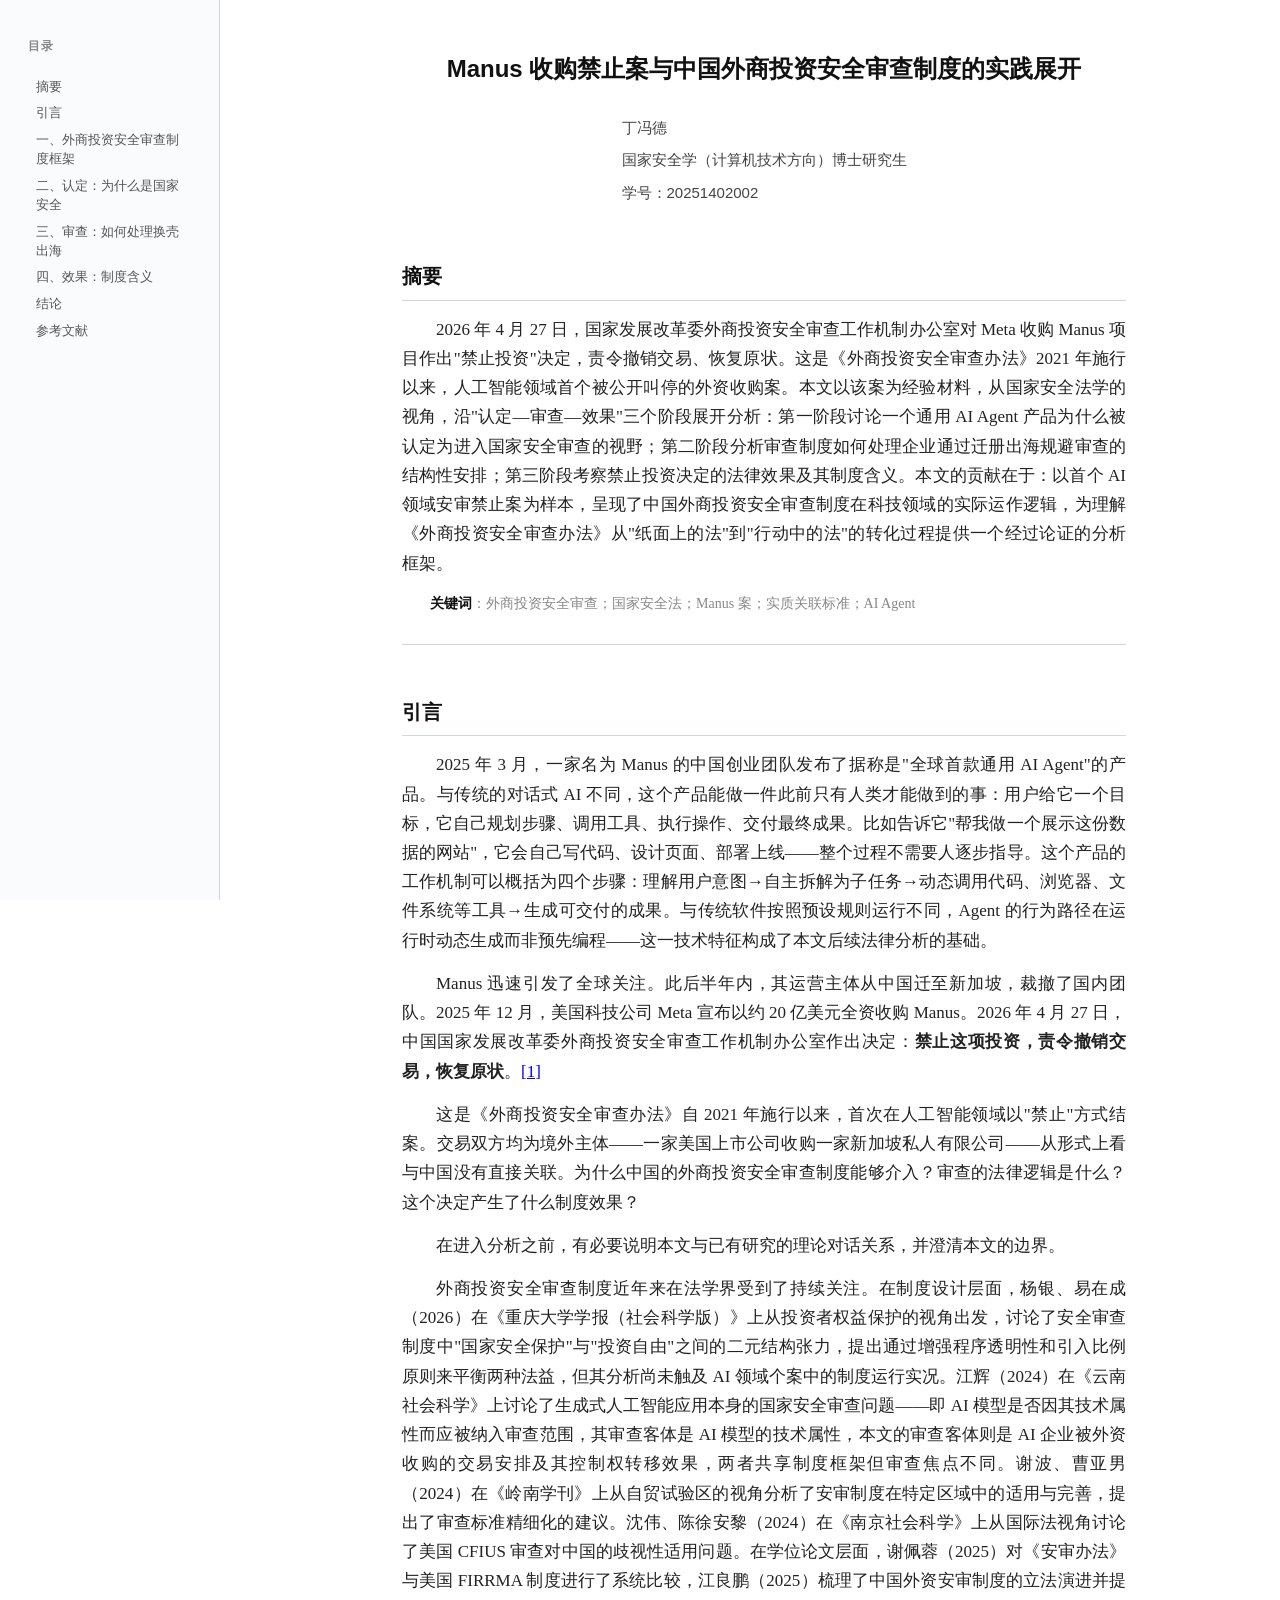
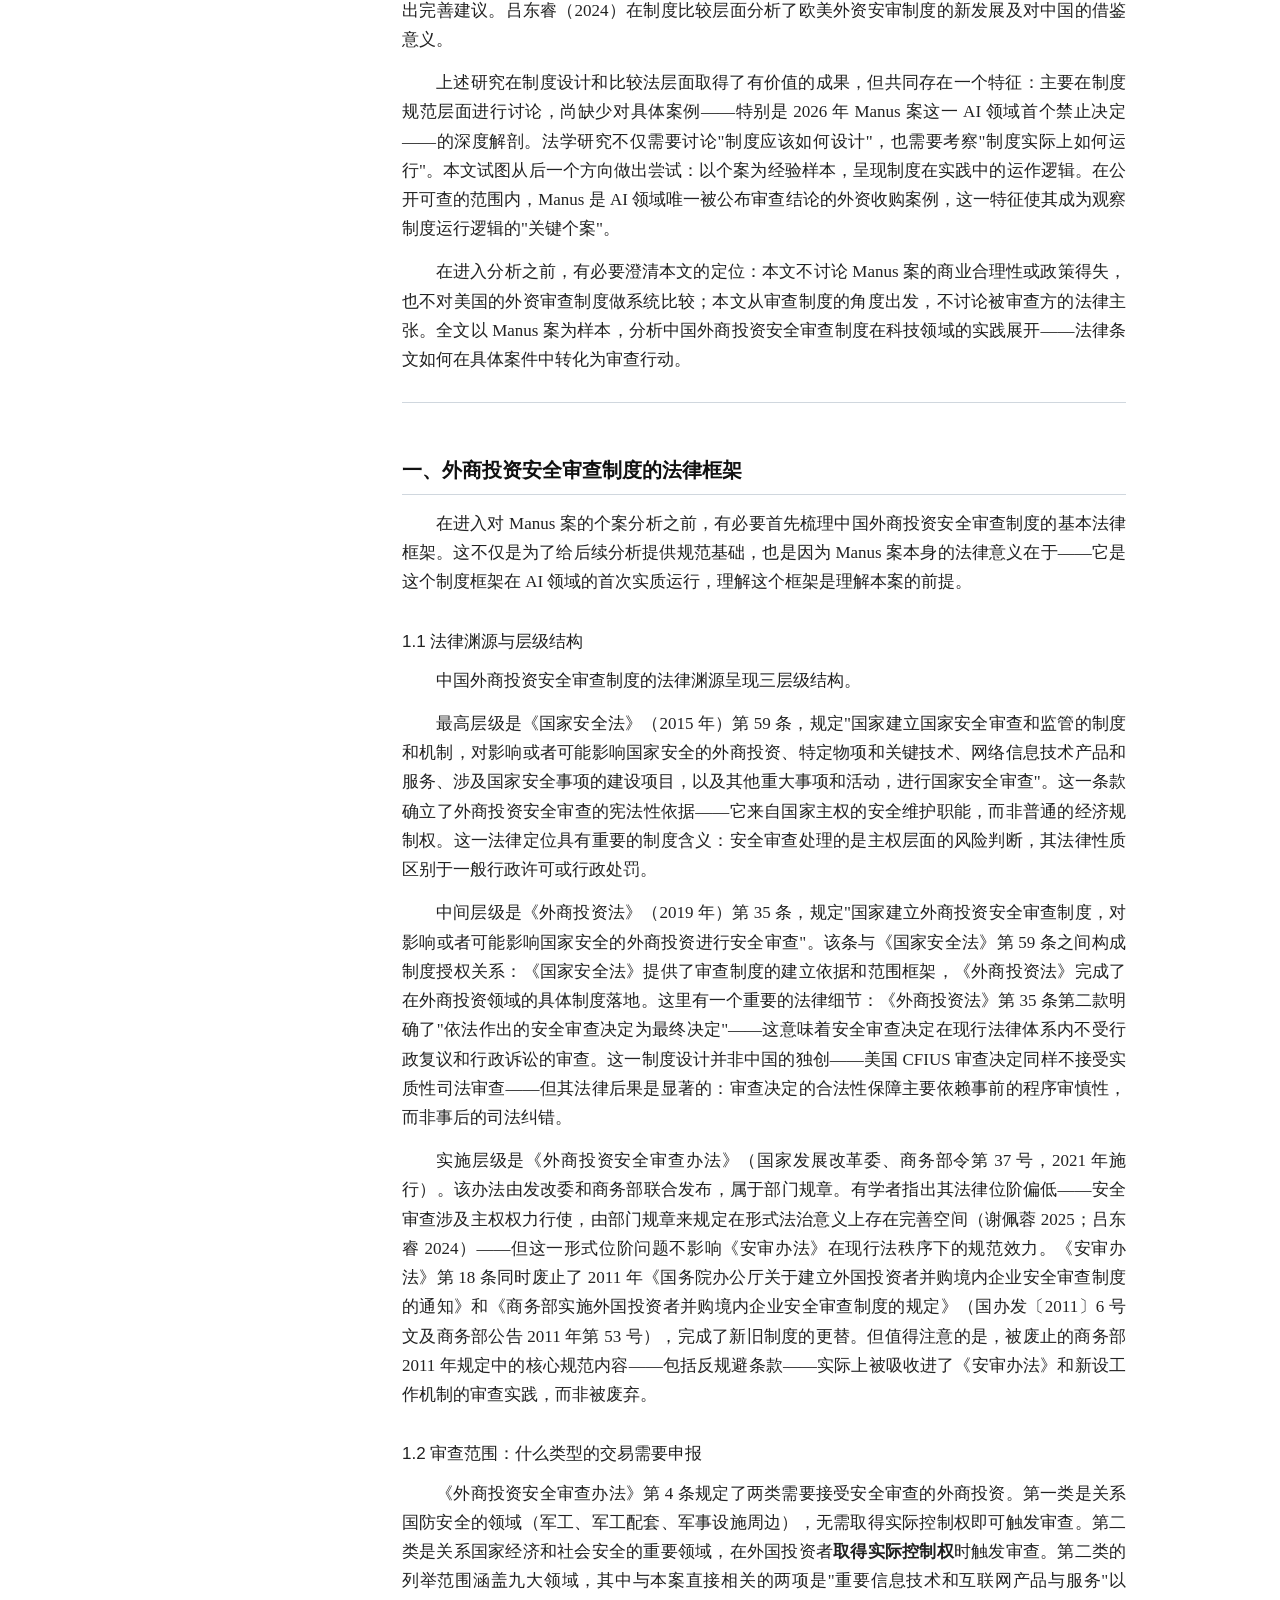
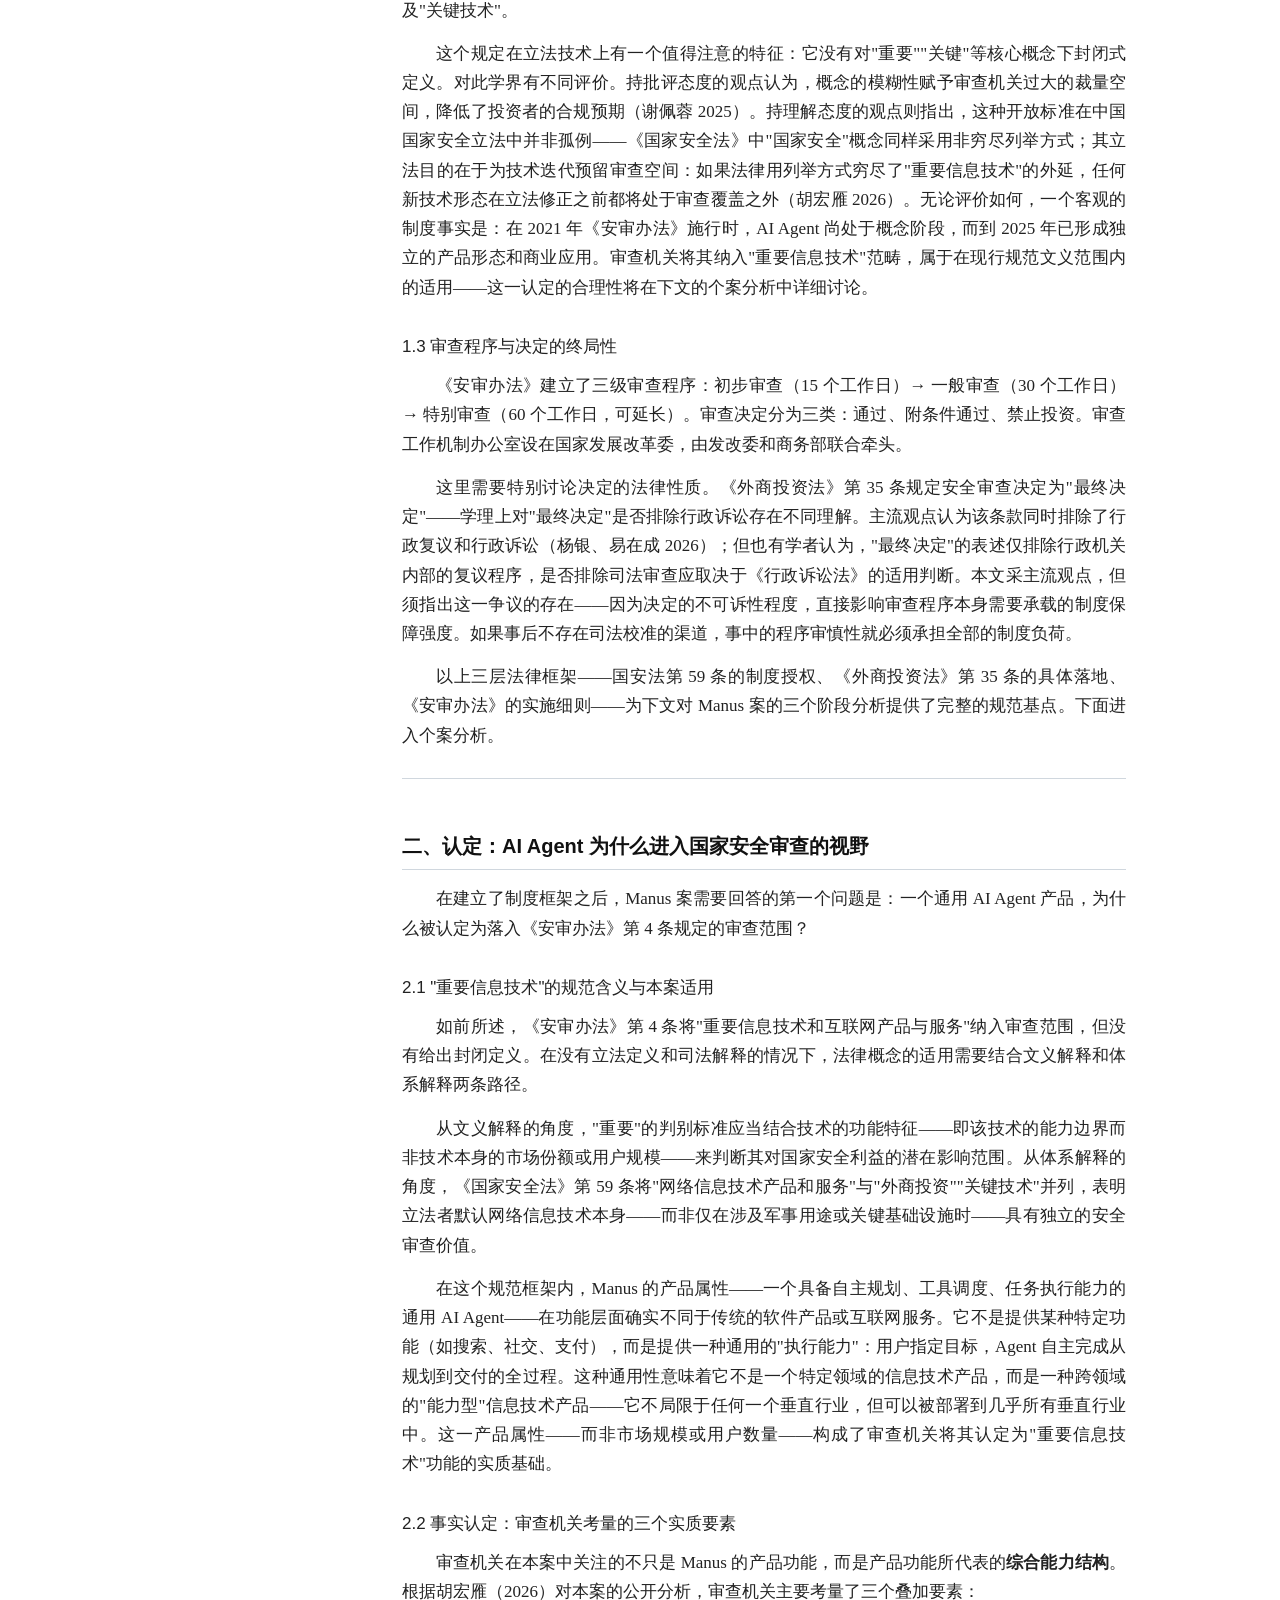
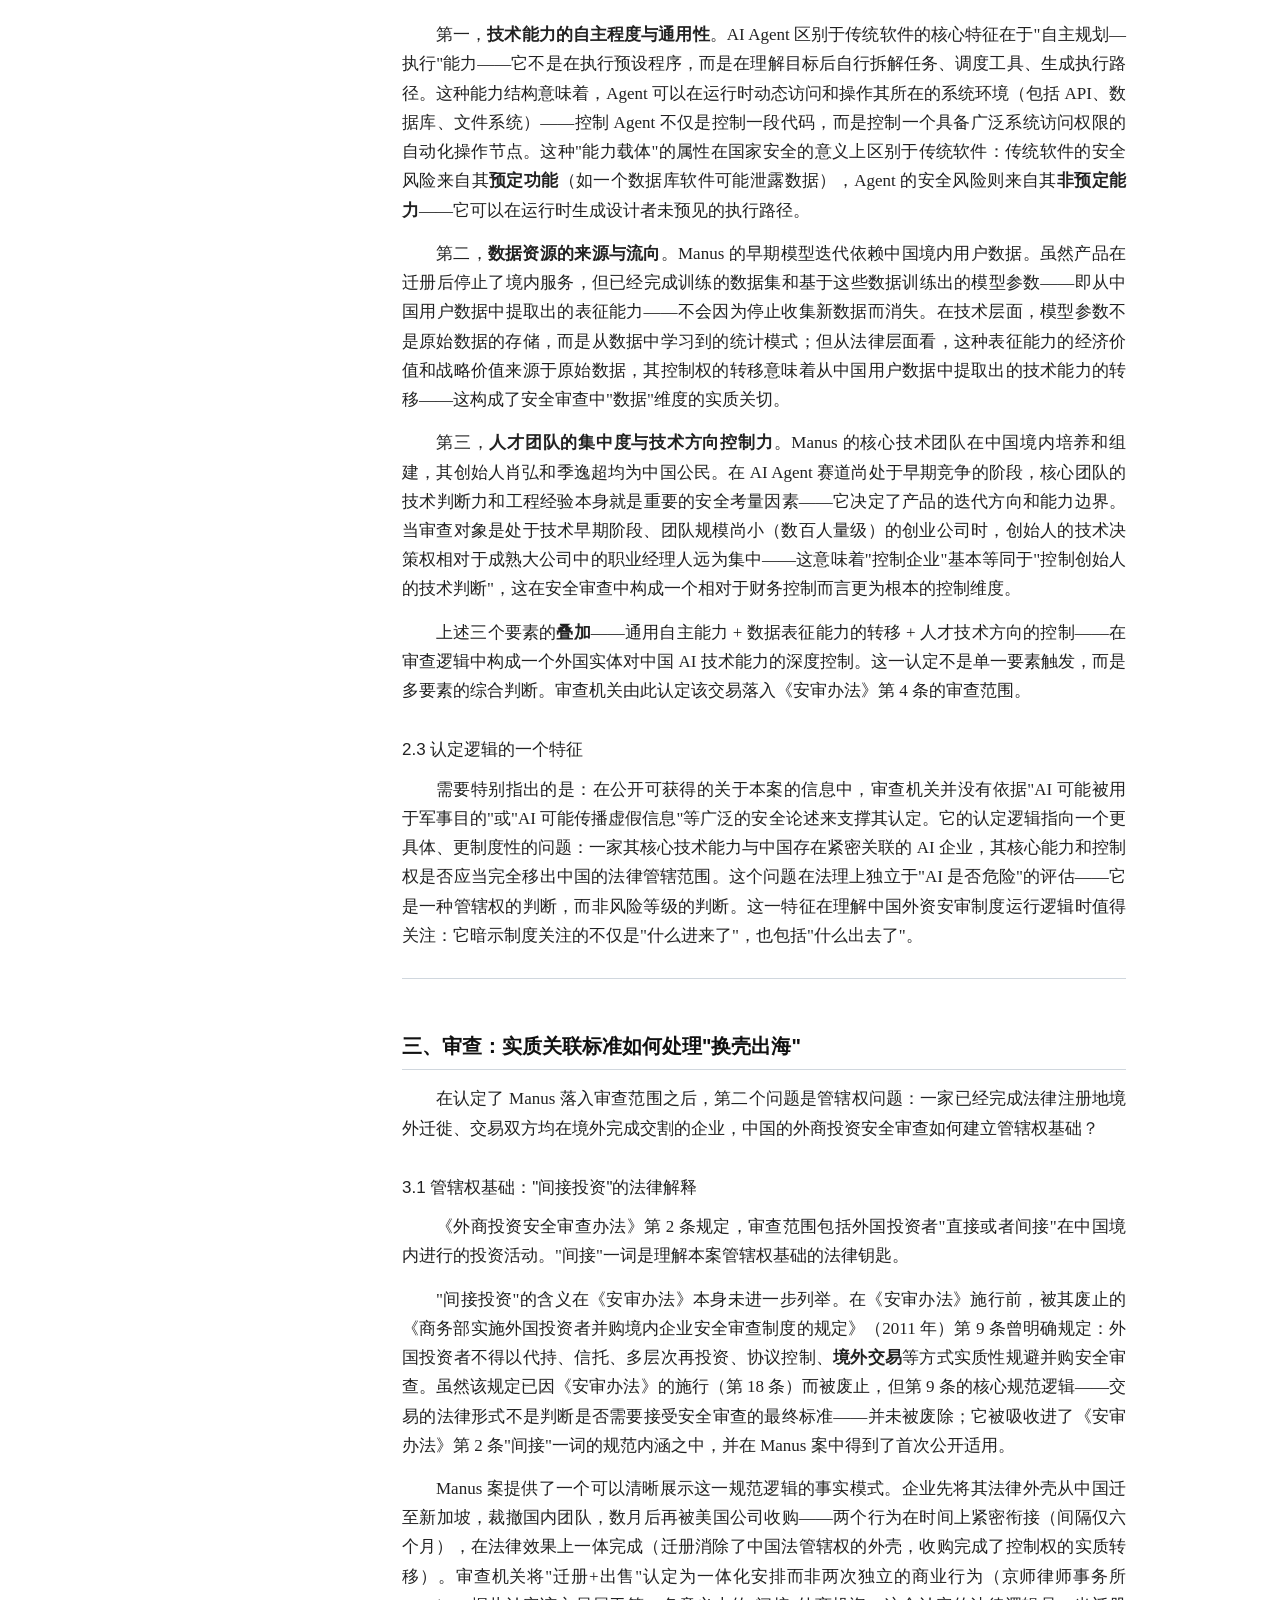
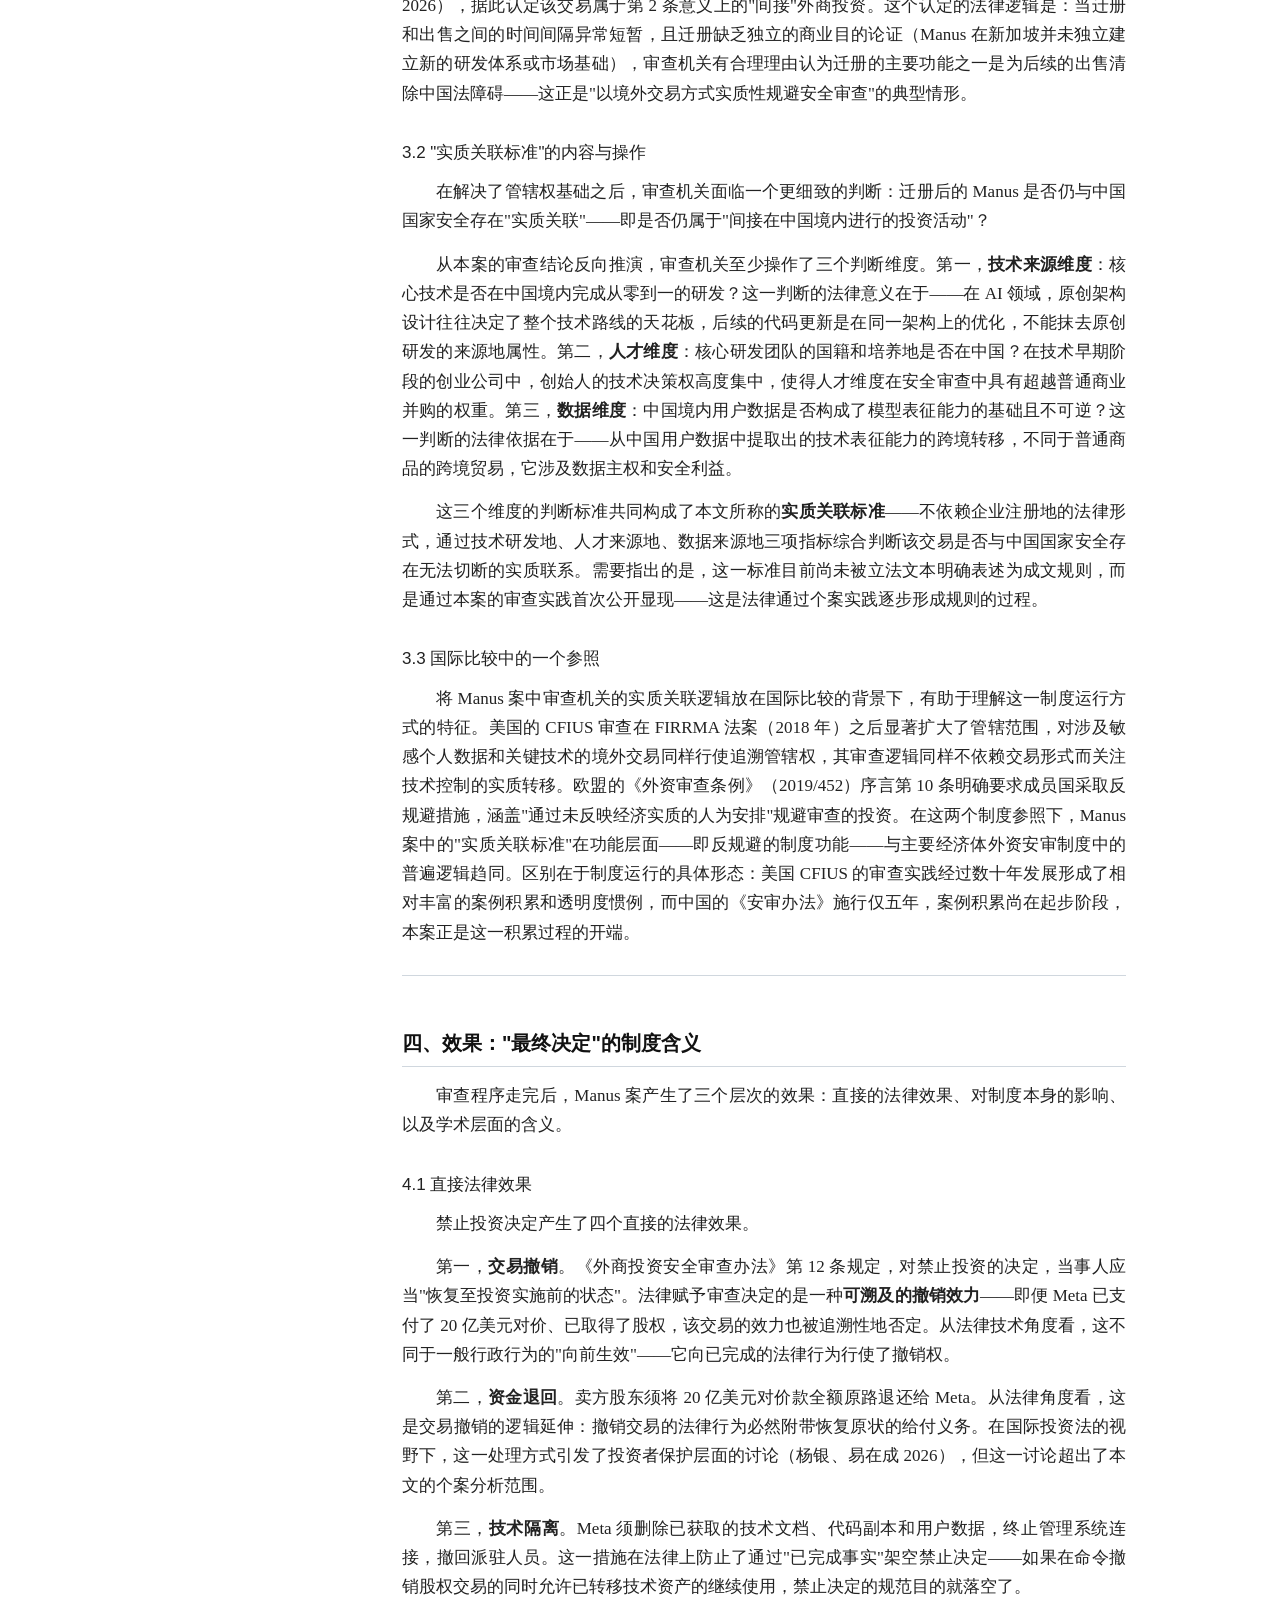
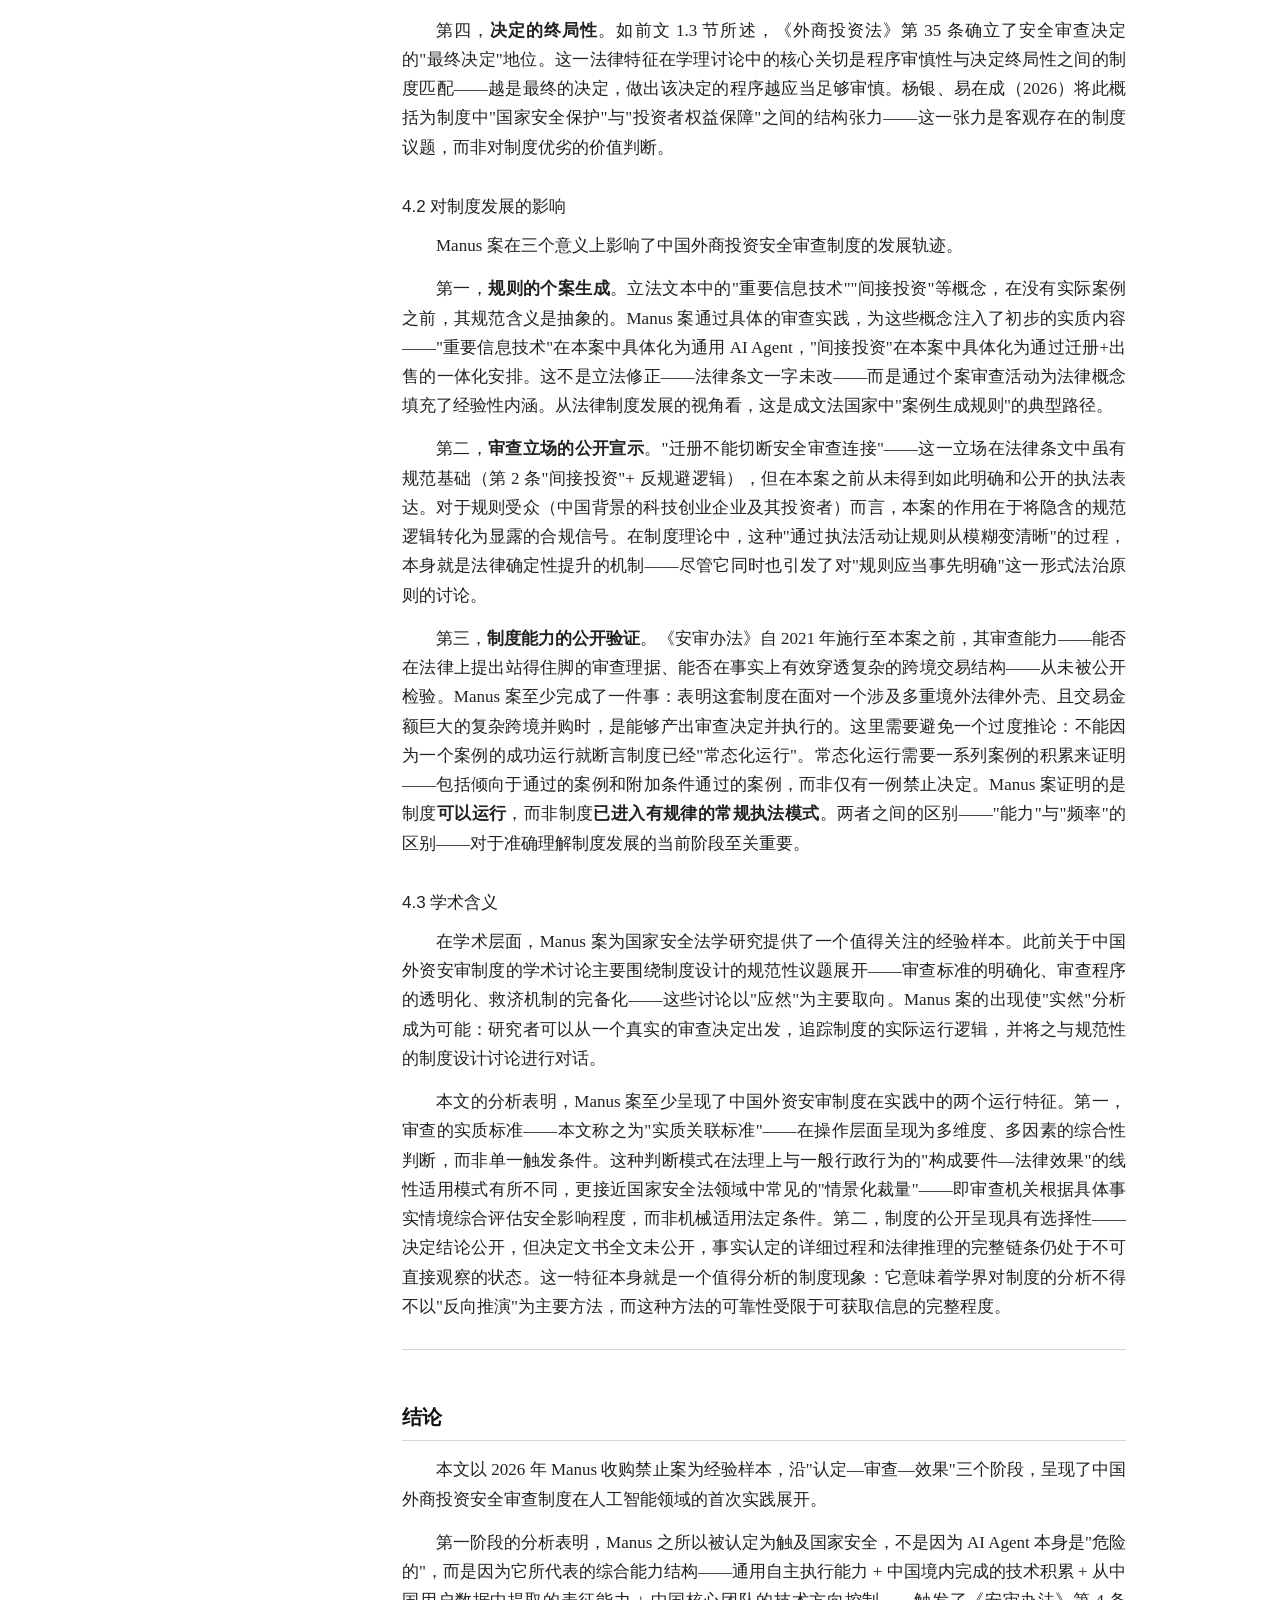
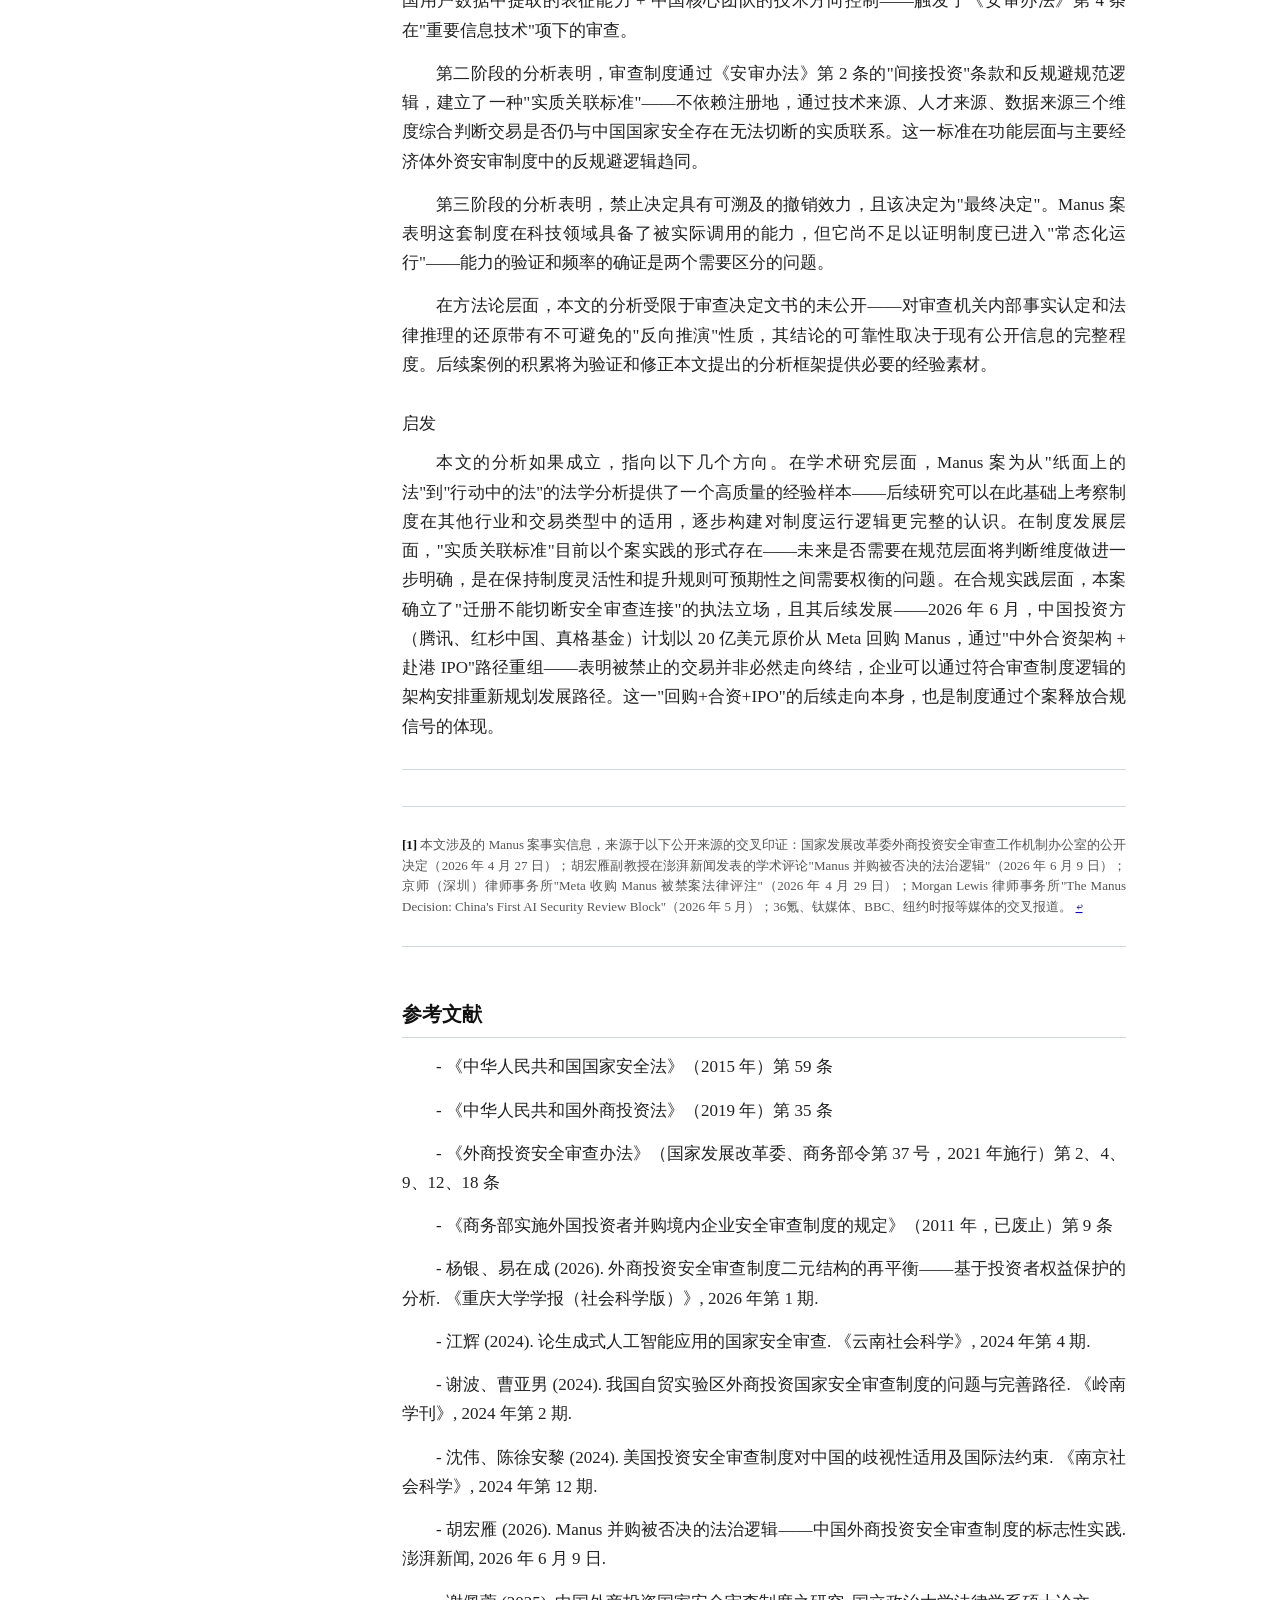
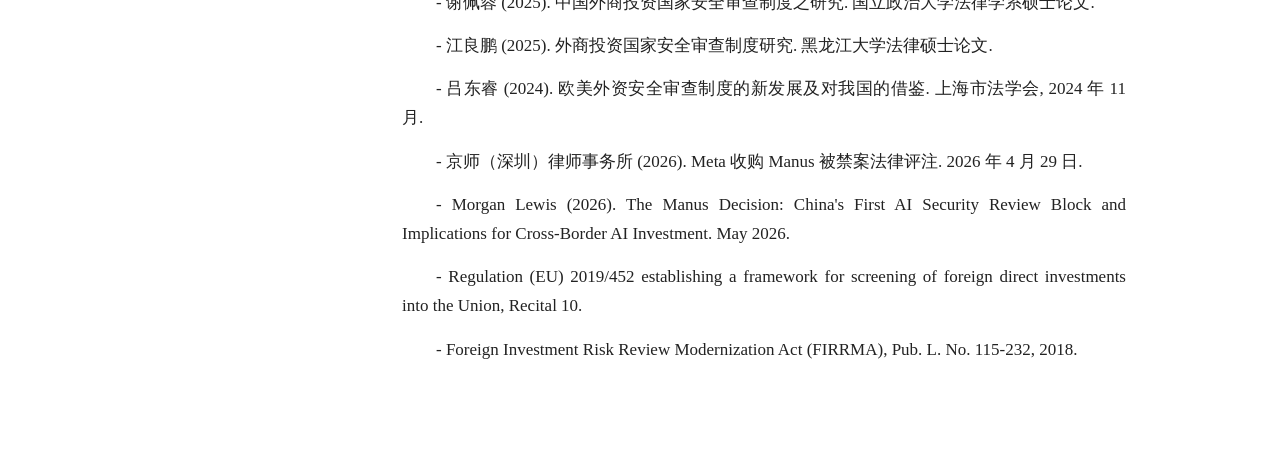
<file: examples/manus-national-security-review/Manus收购禁止案与中国外商投资安全审查制度的实践展开.html>
<!DOCTYPE html>
<html lang="zh-CN">
<head>
<meta charset="UTF-8">
<meta name="viewport" content="width=device-width, initial-scale=1.0">
<title>Manus收购禁止案与中国外商投资安全审查制度的实践展开</title>
<style>

  :root {
    --text: #222; --muted: #555; --light-muted: #888;
    --accent: #0969da; --bg: #ffffff; --border: #d0d7de; --toc-w: 220px;
  }
  *, *::before, *::after { box-sizing: border-box; }
  body {
    margin: 0; padding: 0;
    font-family: "Noto Serif CJK SC", "Songti SC", "STSong", "Georgia", serif;
    font-size: 17px; line-height: 1.72; color: var(--text); background: var(--bg);
    -webkit-font-smoothing: antialiased;
  }
  .page { display: flex; }
  .sidebar {
    position: fixed; top: 0; left: 0; width: var(--toc-w); height: 100vh;
    overflow-y: auto; padding: 36px 20px 40px 28px;
    background: #fafbfc; border-right: 1px solid var(--border); z-index: 10;
  }
  .toc-title {
    font-size: 12px; font-weight: 600; text-transform: uppercase;
    letter-spacing: 0.06em; color: var(--light-muted); margin-bottom: 18px;
    font-family: "Noto Sans CJK SC", "PingFang SC", "STHeiti", sans-serif;
  }
  .toc ol { list-style: none; padding: 0; margin: 0; }
  .toc li { margin-bottom: 2px; line-height: 1.45; }
  .toc a {
    display: block; text-decoration: none; color: var(--muted);
    font-size: 13px; padding: 3px 8px; border-radius: 4px;
    transition: background 0.1s, color 0.1s;
    font-family: "Noto Sans CJK SC", "PingFang SC", "STHeiti", sans-serif;
  }
  .toc a:hover { background: #eef2f8; color: #222; }
  .main {
    margin-left: calc(var(--toc-w) + 52px); margin-right: 24px; flex: 1; min-width: 0;
  }
  .paper { max-width: 820px; margin: 0 auto; padding: 52px 48px 80px; }
  h1 {
    font-family: "Noto Sans CJK SC", "PingFang SC", "STHeiti", sans-serif;
    font-size: 24px; font-weight: 600; line-height: 1.45;
    margin: 0 0 6px; color: #111; text-align: center; scroll-margin-top: 32px;
  }
  h2 {
    font-family: "Noto Sans CJK SC", "PingFang SC", "STHeiti", sans-serif;
    font-size: 20px; font-weight: 600; margin: 50px 0 14px;
    padding-bottom: 6px; border-bottom: 1px solid var(--border);
    color: #111; scroll-margin-top: 32px;
  }
  h3 {
    font-family: "Noto Sans CJK SC", "PingFang SC", "STHeiti", sans-serif;
    font-size: 17px; font-weight: 500; margin: 30px 0 10px;
    color: #222; scroll-margin-top: 32px;
  }
  p { margin: 0 0 14px; text-align: justify; text-indent: 2em; }
  strong { color: #111; font-weight: 600; }
  .author-info p, .abstract-block p, blockquote p, .footnotes-block p,
  .refs-block p, figure.table td, li p { text-indent: 0; }
  .author-info {
    display: table; margin: 24px auto 32px;
    font-family: "Noto Sans CJK SC", "PingFang SC", "STHeiti", sans-serif;
    font-size: 15px; color: #444; line-height: 2.1; text-align: center;
  }
  .author-info p { margin: 1px 0; }
  .abstract-block {
    margin: 20px 0 28px; padding: 14px 18px;
    border-left: 3px solid #bbb; font-size: 15px; line-height: 1.7; color: var(--muted);
  }
  .abstract-block p { margin-bottom: 6px; }
  .keywords { font-size: 14px; color: #888; }
  blockquote {
    margin: 14px 0; padding: 6px 0 6px 16px;
    border-left: 3px solid #bbb; color: var(--muted);
  }
  ul, ol { margin: 10px 0 16px; padding-left: 2.2em; }
  li { margin-bottom: 4px; }
  .framework-diagram { margin: 20px 0; text-align: center; }
  .framework-diagram svg { max-width: 100%; }
  hr { border: none; border-top: 1px solid var(--border); margin: 28px 0; }
  .footnotes-block {
    margin-top: 36px; padding-top: 14px;
    border-top: 1px solid var(--border);
    font-size: 13px; color: var(--muted); line-height: 1.6;
  }
  .footnotes-block p { text-indent: 0; }
  .refs-block { margin-top: 20px; font-size: 14px; line-height: 1.65; }
  .refs-block p { margin-bottom: 5px; padding-left: 1.4em; text-indent: -1.4em; }
  .fn { font-size: 0.82em; color: var(--accent); text-decoration: none; vertical-align: super; }
  .fn:hover { text-decoration: underline; }

  @media (max-width: 900px) {
    .sidebar { display: none; } .main { margin-left: 0; }
    .paper { padding: 28px 20px 48px; }
    h1 { font-size: 22px; } h2 { font-size: 18px; } body { font-size: 16px; }
  }

  @media print {
    @page {
      size: A4; margin: 2.5cm 2.2cm 2.5cm 2.5cm;
      @bottom-center {
        content: counter(page);
        font-family: "Noto Sans CJK SC", "PingFang SC", sans-serif;
        font-size: 9pt; color: #888;
      }
    }
    .sidebar { display: none; } .main { margin-left: 0; }
    body {
      font-family: "Noto Serif CJK SC", "Songti SC", "STSong", "Georgia", serif;
      font-size: 11pt; line-height: 1.8; color: #000; background: #fff;
    }
    .paper { max-width: 100%; padding: 0; }
    h1 {
      font-family: "Noto Sans CJK SC", "PingFang SC", sans-serif;
      font-size: 18pt; font-weight: 700; text-align: center;
      margin: 36pt 0 24pt; page-break-after: avoid;
    }
    h2 {
      font-family: "Noto Sans CJK SC", "PingFang SC", sans-serif;
      font-size: 13pt; font-weight: 600; margin: 28pt 0 10pt; page-break-after: avoid;
    }
    h3 {
      font-family: "Noto Sans CJK SC", "PingFang SC", sans-serif;
      font-size: 11.5pt; font-weight: 600; margin: 18pt 0 8pt; page-break-after: avoid;
    }
    p { margin: 0 0 8pt; text-align: justify; text-indent: 22pt; orphans: 2; widows: 2; }
    .author-info p, .abstract-block p, blockquote p, .footnotes-block p,
    .refs-block p, li p { text-indent: 0; }
    .refs-block p { font-size: 9pt; line-height: 1.55; margin-bottom: 4pt; }
    body { word-spacing: 0; }
    .author-info {
      display: table; margin: 20pt auto 28pt;
      font-family: "Noto Sans CJK SC", "PingFang SC", sans-serif;
      font-size: 11pt; color: #333; line-height: 2;
    }
    .author-info p { margin: 1pt 0; text-align: left; }
    .abstract-block { margin: 14pt 0 20pt; padding: 10pt 14pt; border-left: 3px solid #999; font-size: 10pt; }
    blockquote { margin: 12pt 0; padding: 8pt 16pt; border-left: 3px solid #555; font-size: 10.5pt; page-break-inside: avoid; }
    a { color: #000; text-decoration: none; }
    hr { border-color: #999; margin: 24pt 0; }
    .framework-diagram { margin: 16pt 0; page-break-inside: avoid; }
    .framework-diagram svg { max-width: 100%; }
    strong { color: #000; font-weight: 700; }
    .main { margin-left: 0; margin-right: 0; }
  }

</style>
</head>
<body>
<div class="page">
<aside class="sidebar">
  <nav class="toc"><div class="toc-title">目录</div>
    <ol>
      <li><a href="#s1">摘要</a></li>
      <li><a href="#s2">引言</a></li>
      <li><a href="#s3">一、外商投资安全审查制度框架</a></li>
      <li><a href="#s4">二、认定：为什么是国家安全</a></li>
      <li><a href="#s5">三、审查：如何处理换壳出海</a></li>
      <li><a href="#s6">四、效果：制度含义</a></li>
      <li><a href="#s7">结论</a></li>
      <li><a href="#s8">参考文献</a></li>
    </ol>
  </nav>
</aside>
<main class="main">
<article class="paper">
<h1 id="s1">Manus 收购禁止案与中国外商投资安全审查制度的实践展开</h1>
<div class="author-info">
  <p>丁冯德</p>
  <p>国家安全学（计算机技术方向）博士研究生</p>
  <p>学号：20251402002</p>
</div>
<h2>摘要</h2>
<p>2026 年 4 月 27 日，国家发展改革委外商投资安全审查工作机制办公室对 Meta 收购 Manus 项目作出"禁止投资"决定，责令撤销交易、恢复原状。这是《外商投资安全审查办法》2021 年施行以来，人工智能领域首个被公开叫停的外资收购案。本文以该案为经验材料，从国家安全法学的视角，沿"认定—审查—效果"三个阶段展开分析：第一阶段讨论一个通用 AI Agent 产品为什么被认定为进入国家安全审查的视野；第二阶段分析审查制度如何处理企业通过迁册出海规避审查的结构性安排；第三阶段考察禁止投资决定的法律效果及其制度含义。本文的贡献在于：以首个 AI 领域安审禁止案为样本，呈现了中国外商投资安全审查制度在科技领域的实际运作逻辑，为理解《外商投资安全审查办法》从"纸面上的法"到"行动中的法"的转化过程提供一个经过论证的分析框架。</p>
<p class="keywords"><strong>关键词</strong>：外商投资安全审查；国家安全法；Manus 案；实质关联标准；AI Agent</p>
<hr>
<h2>引言</h2>
<p>2025 年 3 月，一家名为 Manus 的中国创业团队发布了据称是"全球首款通用 AI Agent"的产品。与传统的对话式 AI 不同，这个产品能做一件此前只有人类才能做到的事：用户给它一个目标，它自己规划步骤、调用工具、执行操作、交付最终成果。比如告诉它"帮我做一个展示这份数据的网站"，它会自己写代码、设计页面、部署上线——整个过程不需要人逐步指导。这个产品的工作机制可以概括为四个步骤：理解用户意图→自主拆解为子任务→动态调用代码、浏览器、文件系统等工具→生成可交付的成果。与传统软件按照预设规则运行不同，Agent 的行为路径在运行时动态生成而非预先编程——这一技术特征构成了本文后续法律分析的基础。</p>
<p>Manus 迅速引发了全球关注。此后半年内，其运营主体从中国迁至新加坡，裁撤了国内团队。2025 年 12 月，美国科技公司 Meta 宣布以约 20 亿美元全资收购 Manus。2026 年 4 月 27 日，中国国家发展改革委外商投资安全审查工作机制办公室作出决定：<b>禁止这项投资，责令撤销交易，恢复原状</b>。<a href="#fn1" id="fnref1">[1]</a></p>
<p>这是《外商投资安全审查办法》自 2021 年施行以来，首次在人工智能领域以"禁止"方式结案。交易双方均为境外主体——一家美国上市公司收购一家新加坡私人有限公司——从形式上看与中国没有直接关联。为什么中国的外商投资安全审查制度能够介入？审查的法律逻辑是什么？这个决定产生了什么制度效果？</p>
<p>在进入分析之前，有必要说明本文与已有研究的理论对话关系，并澄清本文的边界。</p>
<p>外商投资安全审查制度近年来在法学界受到了持续关注。在制度设计层面，杨银、易在成（2026）在《重庆大学学报（社会科学版）》上从投资者权益保护的视角出发，讨论了安全审查制度中"国家安全保护"与"投资自由"之间的二元结构张力，提出通过增强程序透明性和引入比例原则来平衡两种法益，但其分析尚未触及 AI 领域个案中的制度运行实况。江辉（2024）在《云南社会科学》上讨论了生成式人工智能应用本身的国家安全审查问题——即 AI 模型是否因其技术属性而应被纳入审查范围，其审查客体是 AI 模型的技术属性，本文的审查客体则是 AI 企业被外资收购的交易安排及其控制权转移效果，两者共享制度框架但审查焦点不同。谢波、曹亚男（2024）在《岭南学刊》上从自贸试验区的视角分析了安审制度在特定区域中的适用与完善，提出了审查标准精细化的建议。沈伟、陈徐安黎（2024）在《南京社会科学》上从国际法视角讨论了美国 CFIUS 审查对中国的歧视性适用问题。在学位论文层面，谢佩蓉（2025）对《安审办法》与美国 FIRRMA 制度进行了系统比较，江良鹏（2025）梳理了中国外资安审制度的立法演进并提出完善建议。吕东睿（2024）在制度比较层面分析了欧美外资安审制度的新发展及对中国的借鉴意义。</p>
<p>上述研究在制度设计和比较法层面取得了有价值的成果，但共同存在一个特征：主要在制度规范层面进行讨论，尚缺少对具体案例——特别是 2026 年 Manus 案这一 AI 领域首个禁止决定——的深度解剖。法学研究不仅需要讨论"制度应该如何设计"，也需要考察"制度实际上如何运行"。本文试图从后一个方向做出尝试：以个案为经验样本，呈现制度在实践中的运作逻辑。在公开可查的范围内，Manus 是 AI 领域唯一被公布审查结论的外资收购案例，这一特征使其成为观察制度运行逻辑的"关键个案"。</p>
<p>在进入分析之前，有必要澄清本文的定位：本文不讨论 Manus 案的商业合理性或政策得失，也不对美国的外资审查制度做系统比较；本文从审查制度的角度出发，不讨论被审查方的法律主张。全文以 Manus 案为样本，分析中国外商投资安全审查制度在科技领域的实践展开——法律条文如何在具体案件中转化为审查行动。</p>
<hr>
<h2>一、外商投资安全审查制度的法律框架</h2>
<p>在进入对 Manus 案的个案分析之前，有必要首先梳理中国外商投资安全审查制度的基本法律框架。这不仅是为了给后续分析提供规范基础，也是因为 Manus 案本身的法律意义在于——它是这个制度框架在 AI 领域的首次实质运行，理解这个框架是理解本案的前提。</p>
<h3>1.1 法律渊源与层级结构</h3>
<p>中国外商投资安全审查制度的法律渊源呈现三层级结构。</p>
<p>最高层级是《国家安全法》（2015 年）第 59 条，规定"国家建立国家安全审查和监管的制度和机制，对影响或者可能影响国家安全的外商投资、特定物项和关键技术、网络信息技术产品和服务、涉及国家安全事项的建设项目，以及其他重大事项和活动，进行国家安全审查"。这一条款确立了外商投资安全审查的宪法性依据——它来自国家主权的安全维护职能，而非普通的经济规制权。这一法律定位具有重要的制度含义：安全审查处理的是主权层面的风险判断，其法律性质区别于一般行政许可或行政处罚。</p>
<p>中间层级是《外商投资法》（2019 年）第 35 条，规定"国家建立外商投资安全审查制度，对影响或者可能影响国家安全的外商投资进行安全审查"。该条与《国家安全法》第 59 条之间构成制度授权关系：《国家安全法》提供了审查制度的建立依据和范围框架，《外商投资法》完成了在外商投资领域的具体制度落地。这里有一个重要的法律细节：《外商投资法》第 35 条第二款明确了"依法作出的安全审查决定为最终决定"——这意味着安全审查决定在现行法律体系内不受行政复议和行政诉讼的审查。这一制度设计并非中国的独创——美国 CFIUS 审查决定同样不接受实质性司法审查——但其法律后果是显著的：审查决定的合法性保障主要依赖事前的程序审慎性，而非事后的司法纠错。</p>
<p>实施层级是《外商投资安全审查办法》（国家发展改革委、商务部令第 37 号，2021 年施行）。该办法由发改委和商务部联合发布，属于部门规章。有学者指出其法律位阶偏低——安全审查涉及主权权力行使，由部门规章来规定在形式法治意义上存在完善空间（谢佩蓉 2025；吕东睿 2024）——但这一形式位阶问题不影响《安审办法》在现行法秩序下的规范效力。《安审办法》第 18 条同时废止了 2011 年《国务院办公厅关于建立外国投资者并购境内企业安全审查制度的通知》和《商务部实施外国投资者并购境内企业安全审查制度的规定》（国办发〔2011〕6 号文及商务部公告 2011 年第 53 号），完成了新旧制度的更替。但值得注意的是，被废止的商务部 2011 年规定中的核心规范内容——包括反规避条款——实际上被吸收进了《安审办法》和新设工作机制的审查实践，而非被废弃。</p>
<h3>1.2 审查范围：什么类型的交易需要申报</h3>
<p>《外商投资安全审查办法》第 4 条规定了两类需要接受安全审查的外商投资。第一类是关系国防安全的领域（军工、军工配套、军事设施周边），无需取得实际控制权即可触发审查。第二类是关系国家经济和社会安全的重要领域，在外国投资者<b>取得实际控制权</b>时触发审查。第二类的列举范围涵盖九大领域，其中与本案直接相关的两项是"重要信息技术和互联网产品与服务"以及"关键技术"。</p>
<p>这个规定在立法技术上有一个值得注意的特征：它没有对"重要""关键"等核心概念下封闭式定义。对此学界有不同评价。持批评态度的观点认为，概念的模糊性赋予审查机关过大的裁量空间，降低了投资者的合规预期（谢佩蓉 2025）。持理解态度的观点则指出，这种开放标准在中国国家安全立法中并非孤例——《国家安全法》中"国家安全"概念同样采用非穷尽列举方式；其立法目的在于为技术迭代预留审查空间：如果法律用列举方式穷尽了"重要信息技术"的外延，任何新技术形态在立法修正之前都将处于审查覆盖之外（胡宏雁 2026）。无论评价如何，一个客观的制度事实是：在 2021 年《安审办法》施行时，AI Agent 尚处于概念阶段，而到 2025 年已形成独立的产品形态和商业应用。审查机关将其纳入"重要信息技术"范畴，属于在现行规范文义范围内的适用——这一认定的合理性将在下文的个案分析中详细讨论。</p>
<h3>1.3 审查程序与决定的终局性</h3>
<p>《安审办法》建立了三级审查程序：初步审查（15 个工作日）→ 一般审查（30 个工作日）→ 特别审查（60 个工作日，可延长）。审查决定分为三类：通过、附条件通过、禁止投资。审查工作机制办公室设在国家发展改革委，由发改委和商务部联合牵头。</p>
<p>这里需要特别讨论决定的法律性质。《外商投资法》第 35 条规定安全审查决定为"最终决定"——学理上对"最终决定"是否排除行政诉讼存在不同理解。主流观点认为该条款同时排除了行政复议和行政诉讼（杨银、易在成 2026）；但也有学者认为，"最终决定"的表述仅排除行政机关内部的复议程序，是否排除司法审查应取决于《行政诉讼法》的适用判断。本文采主流观点，但须指出这一争议的存在——因为决定的不可诉性程度，直接影响审查程序本身需要承载的制度保障强度。如果事后不存在司法校准的渠道，事中的程序审慎性就必须承担全部的制度负荷。</p>
<p>以上三层法律框架——国安法第 59 条的制度授权、《外商投资法》第 35 条的具体落地、《安审办法》的实施细则——为下文对 Manus 案的三个阶段分析提供了完整的规范基点。下面进入个案分析。</p>
<hr>
<h2>二、认定：AI Agent 为什么进入国家安全审查的视野</h2>
<p>在建立了制度框架之后，Manus 案需要回答的第一个问题是：一个通用 AI Agent 产品，为什么被认定为落入《安审办法》第 4 条规定的审查范围？</p>
<h3>2.1 "重要信息技术"的规范含义与本案适用</h3>
<p>如前所述，《安审办法》第 4 条将"重要信息技术和互联网产品与服务"纳入审查范围，但没有给出封闭定义。在没有立法定义和司法解释的情况下，法律概念的适用需要结合文义解释和体系解释两条路径。</p>
<p>从文义解释的角度，"重要"的判别标准应当结合技术的功能特征——即该技术的能力边界而非技术本身的市场份额或用户规模——来判断其对国家安全利益的潜在影响范围。从体系解释的角度，《国家安全法》第 59 条将"网络信息技术产品和服务"与"外商投资""关键技术"并列，表明立法者默认网络信息技术本身——而非仅在涉及军事用途或关键基础设施时——具有独立的安全审查价值。</p>
<p>在这个规范框架内，Manus 的产品属性——一个具备自主规划、工具调度、任务执行能力的通用 AI Agent——在功能层面确实不同于传统的软件产品或互联网服务。它不是提供某种特定功能（如搜索、社交、支付），而是提供一种通用的"执行能力"：用户指定目标，Agent 自主完成从规划到交付的全过程。这种通用性意味着它不是一个特定领域的信息技术产品，而是一种跨领域的"能力型"信息技术产品——它不局限于任何一个垂直行业，但可以被部署到几乎所有垂直行业中。这一产品属性——而非市场规模或用户数量——构成了审查机关将其认定为"重要信息技术"功能的实质基础。</p>
<h3>2.2 事实认定：审查机关考量的三个实质要素</h3>
<p>审查机关在本案中关注的不只是 Manus 的产品功能，而是产品功能所代表的<b>综合能力结构</b>。根据胡宏雁（2026）对本案的公开分析，审查机关主要考量了三个叠加要素：</p>
<p>第一，<b>技术能力的自主程度与通用性</b>。AI Agent 区别于传统软件的核心特征在于"自主规划—执行"能力——它不是在执行预设程序，而是在理解目标后自行拆解任务、调度工具、生成执行路径。这种能力结构意味着，Agent 可以在运行时动态访问和操作其所在的系统环境（包括 API、数据库、文件系统）——控制 Agent 不仅是控制一段代码，而是控制一个具备广泛系统访问权限的自动化操作节点。这种"能力载体"的属性在国家安全的意义上区别于传统软件：传统软件的安全风险来自其<b>预定功能</b>（如一个数据库软件可能泄露数据），Agent 的安全风险则来自其<b>非预定能力</b>——它可以在运行时生成设计者未预见的执行路径。</p>
<p>第二，<b>数据资源的来源与流向</b>。Manus 的早期模型迭代依赖中国境内用户数据。虽然产品在迁册后停止了境内服务，但已经完成训练的数据集和基于这些数据训练出的模型参数——即从中国用户数据中提取出的表征能力——不会因为停止收集新数据而消失。在技术层面，模型参数不是原始数据的存储，而是从数据中学习到的统计模式；但从法律层面看，这种表征能力的经济价值和战略价值来源于原始数据，其控制权的转移意味着从中国用户数据中提取出的技术能力的转移——这构成了安全审查中"数据"维度的实质关切。</p>
<p>第三，<b>人才团队的集中度与技术方向控制力</b>。Manus 的核心技术团队在中国境内培养和组建，其创始人肖弘和季逸超均为中国公民。在 AI Agent 赛道尚处于早期竞争的阶段，核心团队的技术判断力和工程经验本身就是重要的安全考量因素——它决定了产品的迭代方向和能力边界。当审查对象是处于技术早期阶段、团队规模尚小（数百人量级）的创业公司时，创始人的技术决策权相对于成熟大公司中的职业经理人远为集中——这意味着"控制企业"基本等同于"控制创始人的技术判断"，这在安全审查中构成一个相对于财务控制而言更为根本的控制维度。</p>
<p>上述三个要素的<b>叠加</b>——通用自主能力 + 数据表征能力的转移 + 人才技术方向的控制——在审查逻辑中构成一个外国实体对中国 AI 技术能力的深度控制。这一认定不是单一要素触发，而是多要素的综合判断。审查机关由此认定该交易落入《安审办法》第 4 条的审查范围。</p>
<h3>2.3 认定逻辑的一个特征</h3>
<p>需要特别指出的是：在公开可获得的关于本案的信息中，审查机关并没有依据"AI 可能被用于军事目的"或"AI 可能传播虚假信息"等广泛的安全论述来支撑其认定。它的认定逻辑指向一个更具体、更制度性的问题：一家其核心技术能力与中国存在紧密关联的 AI 企业，其核心能力和控制权是否应当完全移出中国的法律管辖范围。这个问题在法理上独立于"AI 是否危险"的评估——它是一种管辖权的判断，而非风险等级的判断。这一特征在理解中国外资安审制度运行逻辑时值得关注：它暗示制度关注的不仅是"什么进来了"，也包括"什么出去了"。</p>
<hr>
<h2>三、审查：实质关联标准如何处理"换壳出海"</h2>
<p>在认定了 Manus 落入审查范围之后，第二个问题是管辖权问题：一家已经完成法律注册地境外迁徙、交易双方均在境外完成交割的企业，中国的外商投资安全审查如何建立管辖权基础？</p>
<h3>3.1 管辖权基础："间接投资"的法律解释</h3>
<p>《外商投资安全审查办法》第 2 条规定，审查范围包括外国投资者"直接或者间接"在中国境内进行的投资活动。"间接"一词是理解本案管辖权基础的法律钥匙。</p>
<p>"间接投资"的含义在《安审办法》本身未进一步列举。在《安审办法》施行前，被其废止的《商务部实施外国投资者并购境内企业安全审查制度的规定》（2011 年）第 9 条曾明确规定：外国投资者不得以代持、信托、多层次再投资、协议控制、<b>境外交易</b>等方式实质性规避并购安全审查。虽然该规定已因《安审办法》的施行（第 18 条）而被废止，但第 9 条的核心规范逻辑——交易的法律形式不是判断是否需要接受安全审查的最终标准——并未被废除；它被吸收进了《安审办法》第 2 条"间接"一词的规范内涵之中，并在 Manus 案中得到了首次公开适用。</p>
<p>Manus 案提供了一个可以清晰展示这一规范逻辑的事实模式。企业先将其法律外壳从中国迁至新加坡，裁撤国内团队，数月后再被美国公司收购——两个行为在时间上紧密衔接（间隔仅六个月），在法律效果上一体完成（迁册消除了中国法管辖权的外壳，收购完成了控制权的实质转移）。审查机关将"迁册+出售"认定为一体化安排而非两次独立的商业行为（京师律师事务所 2026），据此认定该交易属于第 2 条意义上的"间接"外商投资。这个认定的法律逻辑是：当迁册和出售之间的时间间隔异常短暂，且迁册缺乏独立的商业目的论证（Manus 在新加坡并未独立建立新的研发体系或市场基础），审查机关有合理理由认为迁册的主要功能之一是为后续的出售清除中国法障碍——这正是"以境外交易方式实质性规避安全审查"的典型情形。</p>
<h3>3.2 "实质关联标准"的内容与操作</h3>
<p>在解决了管辖权基础之后，审查机关面临一个更细致的判断：迁册后的 Manus 是否仍与中国国家安全存在"实质关联"——即是否仍属于"间接在中国境内进行的投资活动"？</p>
<p>从本案的审查结论反向推演，审查机关至少操作了三个判断维度。第一，<b>技术来源维度</b>：核心技术是否在中国境内完成从零到一的研发？这一判断的法律意义在于——在 AI 领域，原创架构设计往往决定了整个技术路线的天花板，后续的代码更新是在同一架构上的优化，不能抹去原创研发的来源地属性。第二，<b>人才维度</b>：核心研发团队的国籍和培养地是否在中国？在技术早期阶段的创业公司中，创始人的技术决策权高度集中，使得人才维度在安全审查中具有超越普通商业并购的权重。第三，<b>数据维度</b>：中国境内用户数据是否构成了模型表征能力的基础且不可逆？这一判断的法律依据在于——从中国用户数据中提取出的技术表征能力的跨境转移，不同于普通商品的跨境贸易，它涉及数据主权和安全利益。</p>
<p>这三个维度的判断标准共同构成了本文所称的<b>实质关联标准</b>——不依赖企业注册地的法律形式，通过技术研发地、人才来源地、数据来源地三项指标综合判断该交易是否与中国国家安全存在无法切断的实质联系。需要指出的是，这一标准目前尚未被立法文本明确表述为成文规则，而是通过本案的审查实践首次公开显现——这是法律通过个案实践逐步形成规则的过程。</p>
<h3>3.3 国际比较中的一个参照</h3>
<p>将 Manus 案中审查机关的实质关联逻辑放在国际比较的背景下，有助于理解这一制度运行方式的特征。美国的 CFIUS 审查在 FIRRMA 法案（2018 年）之后显著扩大了管辖范围，对涉及敏感个人数据和关键技术的境外交易同样行使追溯管辖权，其审查逻辑同样不依赖交易形式而关注技术控制的实质转移。欧盟的《外资审查条例》（2019/452）序言第 10 条明确要求成员国采取反规避措施，涵盖"通过未反映经济实质的人为安排"规避审查的投资。在这两个制度参照下，Manus 案中的"实质关联标准"在功能层面——即反规避的制度功能——与主要经济体外资安审制度中的普遍逻辑趋同。区别在于制度运行的具体形态：美国 CFIUS 的审查实践经过数十年发展形成了相对丰富的案例积累和透明度惯例，而中国的《安审办法》施行仅五年，案例积累尚在起步阶段，本案正是这一积累过程的开端。</p>
<hr>
<h2>四、效果："最终决定"的制度含义</h2>
<p>审查程序走完后，Manus 案产生了三个层次的效果：直接的法律效果、对制度本身的影响、以及学术层面的含义。</p>
<h3>4.1 直接法律效果</h3>
<p>禁止投资决定产生了四个直接的法律效果。</p>
<p>第一，<b>交易撤销</b>。《外商投资安全审查办法》第 12 条规定，对禁止投资的决定，当事人应当"恢复至投资实施前的状态"。法律赋予审查决定的是一种<b>可溯及的撤销效力</b>——即便 Meta 已支付了 20 亿美元对价、已取得了股权，该交易的效力也被追溯性地否定。从法律技术角度看，这不同于一般行政行为的"向前生效"——它向已完成的法律行为行使了撤销权。</p>
<p>第二，<b>资金退回</b>。卖方股东须将 20 亿美元对价款全额原路退还给 Meta。从法律角度看，这是交易撤销的逻辑延伸：撤销交易的法律行为必然附带恢复原状的给付义务。在国际投资法的视野下，这一处理方式引发了投资者保护层面的讨论（杨银、易在成 2026），但这一讨论超出了本文的个案分析范围。</p>
<p>第三，<b>技术隔离</b>。Meta 须删除已获取的技术文档、代码副本和用户数据，终止管理系统连接，撤回派驻人员。这一措施在法律上防止了通过"已完成事实"架空禁止决定——如果在命令撤销股权交易的同时允许已转移技术资产的继续使用，禁止决定的规范目的就落空了。</p>
<p>第四，<b>决定的终局性</b>。如前文 1.3 节所述，《外商投资法》第 35 条确立了安全审查决定的"最终决定"地位。这一法律特征在学理讨论中的核心关切是程序审慎性与决定终局性之间的制度匹配——越是最终的决定，做出该决定的程序越应当足够审慎。杨银、易在成（2026）将此概括为制度中"国家安全保护"与"投资者权益保障"之间的结构张力——这一张力是客观存在的制度议题，而非对制度优劣的价值判断。</p>
<h3>4.2 对制度发展的影响</h3>
<p>Manus 案在三个意义上影响了中国外商投资安全审查制度的发展轨迹。</p>
<p>第一，<b>规则的个案生成</b>。立法文本中的"重要信息技术""间接投资"等概念，在没有实际案例之前，其规范含义是抽象的。Manus 案通过具体的审查实践，为这些概念注入了初步的实质内容——"重要信息技术"在本案中具体化为通用 AI Agent，"间接投资"在本案中具体化为通过迁册+出售的一体化安排。这不是立法修正——法律条文一字未改——而是通过个案审查活动为法律概念填充了经验性内涵。从法律制度发展的视角看，这是成文法国家中"案例生成规则"的典型路径。</p>
<p>第二，<b>审查立场的公开宣示</b>。"迁册不能切断安全审查连接"——这一立场在法律条文中虽有规范基础（第 2 条"间接投资"+ 反规避逻辑），但在本案之前从未得到如此明确和公开的执法表达。对于规则受众（中国背景的科技创业企业及其投资者）而言，本案的作用在于将隐含的规范逻辑转化为显露的合规信号。在制度理论中，这种"通过执法活动让规则从模糊变清晰"的过程，本身就是法律确定性提升的机制——尽管它同时也引发了对"规则应当事先明确"这一形式法治原则的讨论。</p>
<p>第三，<b>制度能力的公开验证</b>。《安审办法》自 2021 年施行至本案之前，其审查能力——能否在法律上提出站得住脚的审查理据、能否在事实上有效穿透复杂的跨境交易结构——从未被公开检验。Manus 案至少完成了一件事：表明这套制度在面对一个涉及多重境外法律外壳、且交易金额巨大的复杂跨境并购时，是能够产出审查决定并执行的。这里需要避免一个过度推论：不能因为一个案例的成功运行就断言制度已经"常态化运行"。常态化运行需要一系列案例的积累来证明——包括倾向于通过的案例和附加条件通过的案例，而非仅有一例禁止决定。Manus 案证明的是制度<b>可以运行</b>，而非制度<b>已进入有规律的常规执法模式</b>。两者之间的区别——"能力"与"频率"的区别——对于准确理解制度发展的当前阶段至关重要。</p>
<h3>4.3 学术含义</h3>
<p>在学术层面，Manus 案为国家安全法学研究提供了一个值得关注的经验样本。此前关于中国外资安审制度的学术讨论主要围绕制度设计的规范性议题展开——审查标准的明确化、审查程序的透明化、救济机制的完备化——这些讨论以"应然"为主要取向。Manus 案的出现使"实然"分析成为可能：研究者可以从一个真实的审查决定出发，追踪制度的实际运行逻辑，并将之与规范性的制度设计讨论进行对话。</p>
<p>本文的分析表明，Manus 案至少呈现了中国外资安审制度在实践中的两个运行特征。第一，审查的实质标准——本文称之为"实质关联标准"——在操作层面呈现为多维度、多因素的综合性判断，而非单一触发条件。这种判断模式在法理上与一般行政行为的"构成要件—法律效果"的线性适用模式有所不同，更接近国家安全法领域中常见的"情景化裁量"——即审查机关根据具体事实情境综合评估安全影响程度，而非机械适用法定条件。第二，制度的公开呈现具有选择性——决定结论公开，但决定文书全文未公开，事实认定的详细过程和法律推理的完整链条仍处于不可直接观察的状态。这一特征本身就是一个值得分析的制度现象：它意味着学界对制度的分析不得不以"反向推演"为主要方法，而这种方法的可靠性受限于可获取信息的完整程度。</p>
<hr>
<h2>结论</h2>
<p>本文以 2026 年 Manus 收购禁止案为经验样本，沿"认定—审查—效果"三个阶段，呈现了中国外商投资安全审查制度在人工智能领域的首次实践展开。</p>
<p>第一阶段的分析表明，Manus 之所以被认定为触及国家安全，不是因为 AI Agent 本身是"危险的"，而是因为它所代表的综合能力结构——通用自主执行能力 + 中国境内完成的技术积累 + 从中国用户数据中提取的表征能力 + 中国核心团队的技术方向控制——触发了《安审办法》第 4 条在"重要信息技术"项下的审查。</p>
<p>第二阶段的分析表明，审查制度通过《安审办法》第 2 条的"间接投资"条款和反规避规范逻辑，建立了一种"实质关联标准"——不依赖注册地，通过技术来源、人才来源、数据来源三个维度综合判断交易是否仍与中国国家安全存在无法切断的实质联系。这一标准在功能层面与主要经济体外资安审制度中的反规避逻辑趋同。</p>
<p>第三阶段的分析表明，禁止决定具有可溯及的撤销效力，且该决定为"最终决定"。Manus 案表明这套制度在科技领域具备了被实际调用的能力，但它尚不足以证明制度已进入"常态化运行"——能力的验证和频率的确证是两个需要区分的问题。</p>
<p>在方法论层面，本文的分析受限于审查决定文书的未公开——对审查机关内部事实认定和法律推理的还原带有不可避免的"反向推演"性质，其结论的可靠性取决于现有公开信息的完整程度。后续案例的积累将为验证和修正本文提出的分析框架提供必要的经验素材。</p>
<h3>启发</h3>
<p>本文的分析如果成立，指向以下几个方向。在学术研究层面，Manus 案为从"纸面上的法"到"行动中的法"的法学分析提供了一个高质量的经验样本——后续研究可以在此基础上考察制度在其他行业和交易类型中的适用，逐步构建对制度运行逻辑更完整的认识。在制度发展层面，"实质关联标准"目前以个案实践的形式存在——未来是否需要在规范层面将判断维度做进一步明确，是在保持制度灵活性和提升规则可预期性之间需要权衡的问题。在合规实践层面，本案确立了"迁册不能切断安全审查连接"的执法立场，且其后续发展——2026 年 6 月，中国投资方（腾讯、红杉中国、真格基金）计划以 20 亿美元原价从 Meta 回购 Manus，通过"中外合资架构 + 赴港 IPO"路径重组——表明被禁止的交易并非必然走向终结，企业可以通过符合审查制度逻辑的架构安排重新规划发展路径。这一"回购+合资+IPO"的后续走向本身，也是制度通过个案释放合规信号的体现。</p>
<hr>
<div class="footnotes-block">
<p><p id="fn1"><strong>[1]</strong> 本文涉及的 Manus 案事实信息，来源于以下公开来源的交叉印证：国家发展改革委外商投资安全审查工作机制办公室的公开决定（2026 年 4 月 27 日）；胡宏雁副教授在澎湃新闻发表的学术评论"Manus 并购被否决的法治逻辑"（2026 年 6 月 9 日）；京师（深圳）律师事务所"Meta 收购 Manus 被禁案法律评注"（2026 年 4 月 29 日）；Morgan Lewis 律师事务所"The Manus Decision: China's First AI Security Review Block"（2026 年 5 月）；36氪、钛媒体、BBC、纽约时报等媒体的交叉报道。 <a href="#fnref1">↩</a></p></p>
</div>
<hr>
<h2>参考文献</h2>
<p>- 《中华人民共和国国家安全法》（2015 年）第 59 条</p>
<p>- 《中华人民共和国外商投资法》（2019 年）第 35 条</p>
<p>- 《外商投资安全审查办法》（国家发展改革委、商务部令第 37 号，2021 年施行）第 2、4、9、12、18 条</p>
<p>- 《商务部实施外国投资者并购境内企业安全审查制度的规定》（2011 年，已废止）第 9 条</p>
<p>- 杨银、易在成 (2026). 外商投资安全审查制度二元结构的再平衡——基于投资者权益保护的分析. 《重庆大学学报（社会科学版）》, 2026 年第 1 期.</p>
<p>- 江辉 (2024). 论生成式人工智能应用的国家安全审查. 《云南社会科学》, 2024 年第 4 期.</p>
<p>- 谢波、曹亚男 (2024). 我国自贸实验区外商投资国家安全审查制度的问题与完善路径. 《岭南学刊》, 2024 年第 2 期.</p>
<p>- 沈伟、陈徐安黎 (2024). 美国投资安全审查制度对中国的歧视性适用及国际法约束. 《南京社会科学》, 2024 年第 12 期.</p>
<p>- 胡宏雁 (2026). Manus 并购被否决的法治逻辑——中国外商投资安全审查制度的标志性实践. 澎湃新闻, 2026 年 6 月 9 日.</p>
<p>- 谢佩蓉 (2025). 中国外商投资国家安全审查制度之研究. 国立政治大学法律学系硕士论文.</p>
<p>- 江良鹏 (2025). 外商投资国家安全审查制度研究. 黑龙江大学法律硕士论文.</p>
<p>- 吕东睿 (2024). 欧美外资安全审查制度的新发展及对我国的借鉴. 上海市法学会, 2024 年 11 月.</p>
<p>- 京师（深圳）律师事务所 (2026). Meta 收购 Manus 被禁案法律评注. 2026 年 4 月 29 日.</p>
<p>- Morgan Lewis (2026). The Manus Decision: China's First AI Security Review Block and Implications for Cross-Border AI Investment. May 2026.</p>
<p>- Regulation (EU) 2019/452 establishing a framework for screening of foreign direct investments into the Union, Recital 10.</p>
<p>- Foreign Investment Risk Review Modernization Act (FIRRMA), Pub. L. No. 115-232, 2018.</p>
</article>
</main>
</div>
</body>
</html>
</file>
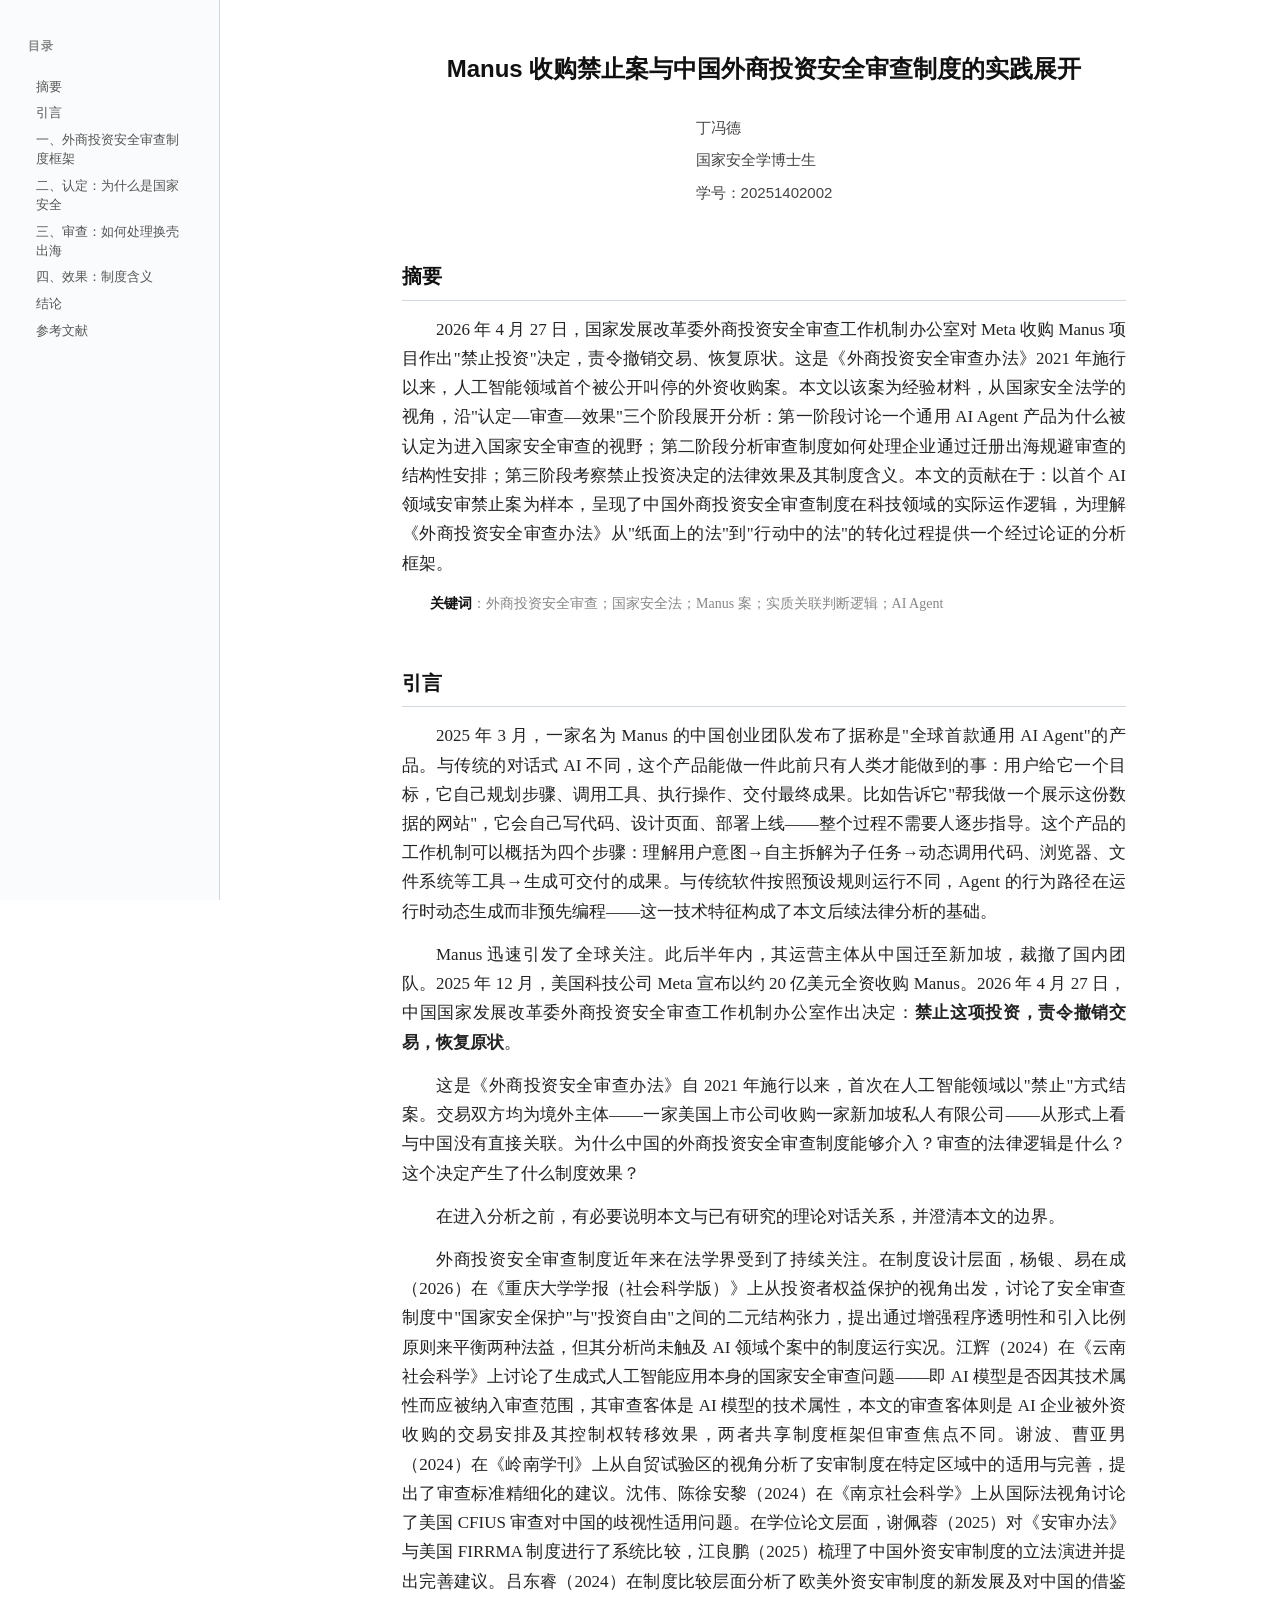
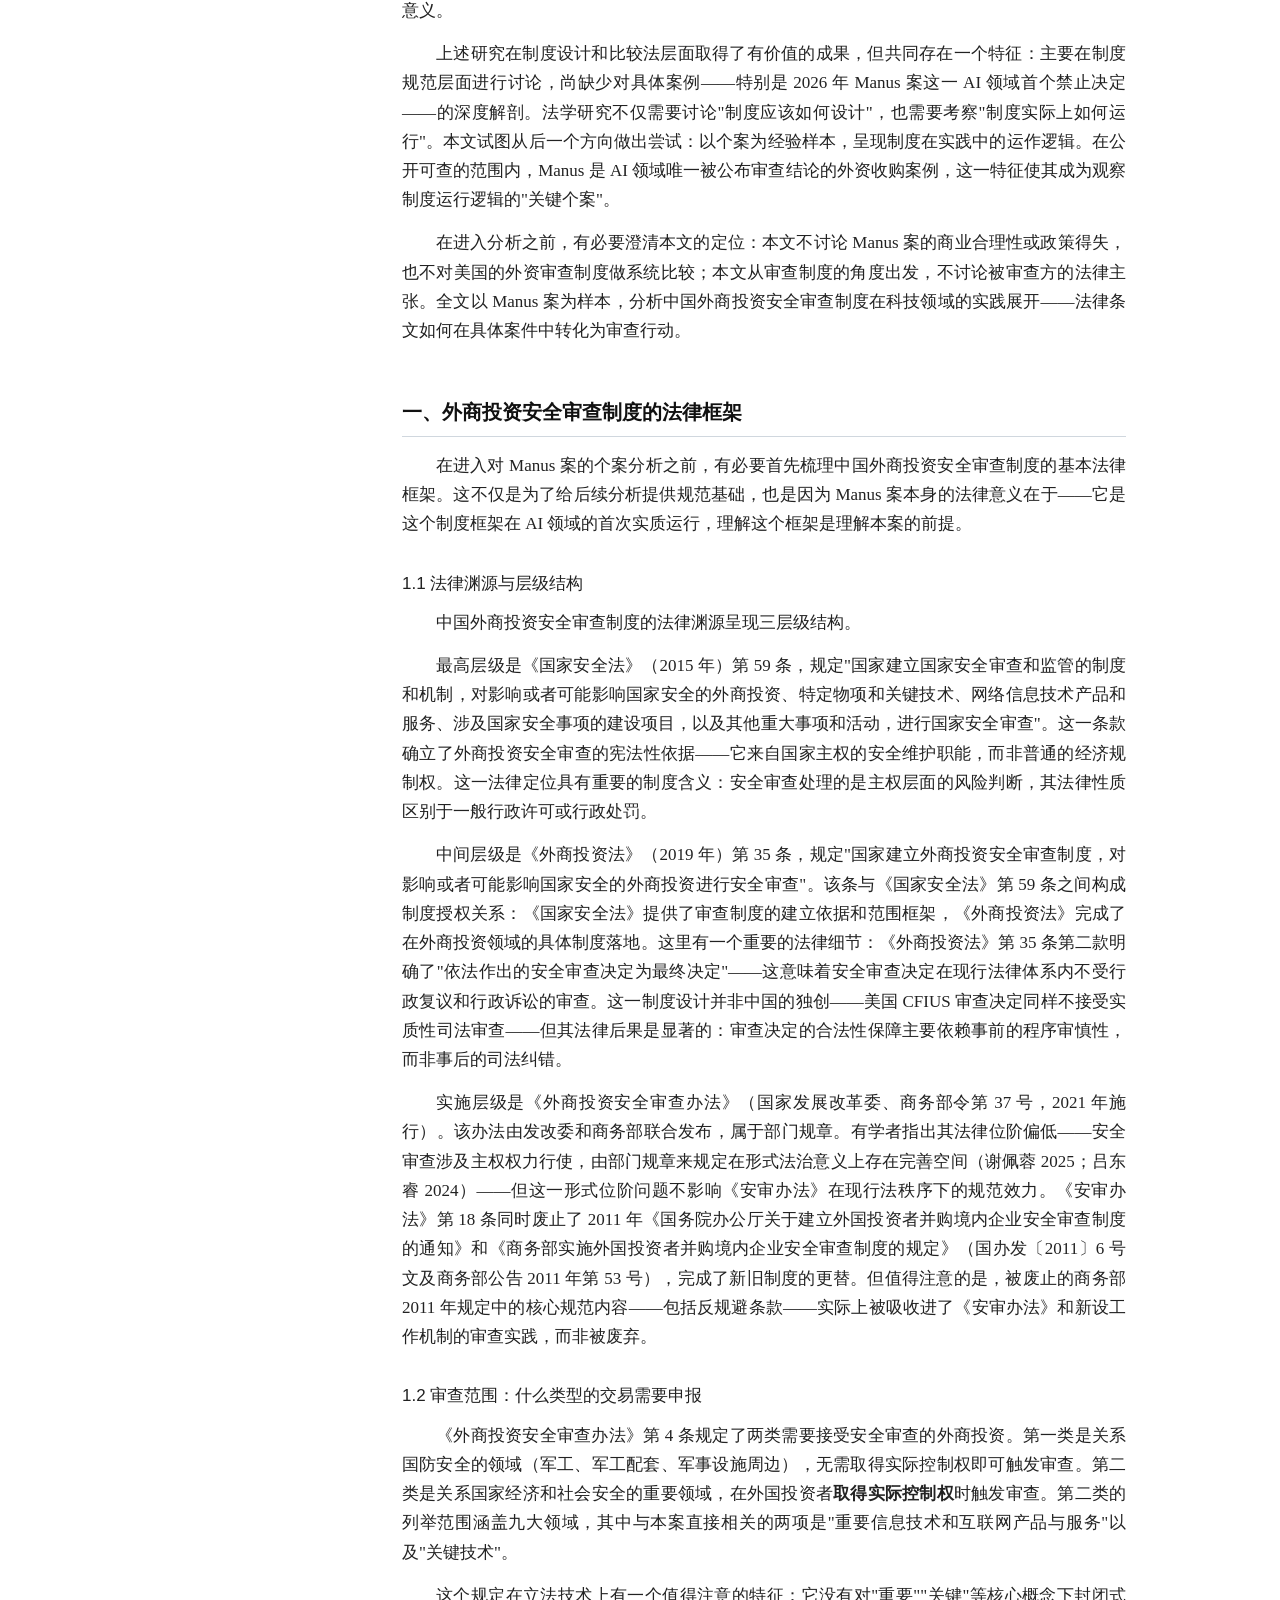
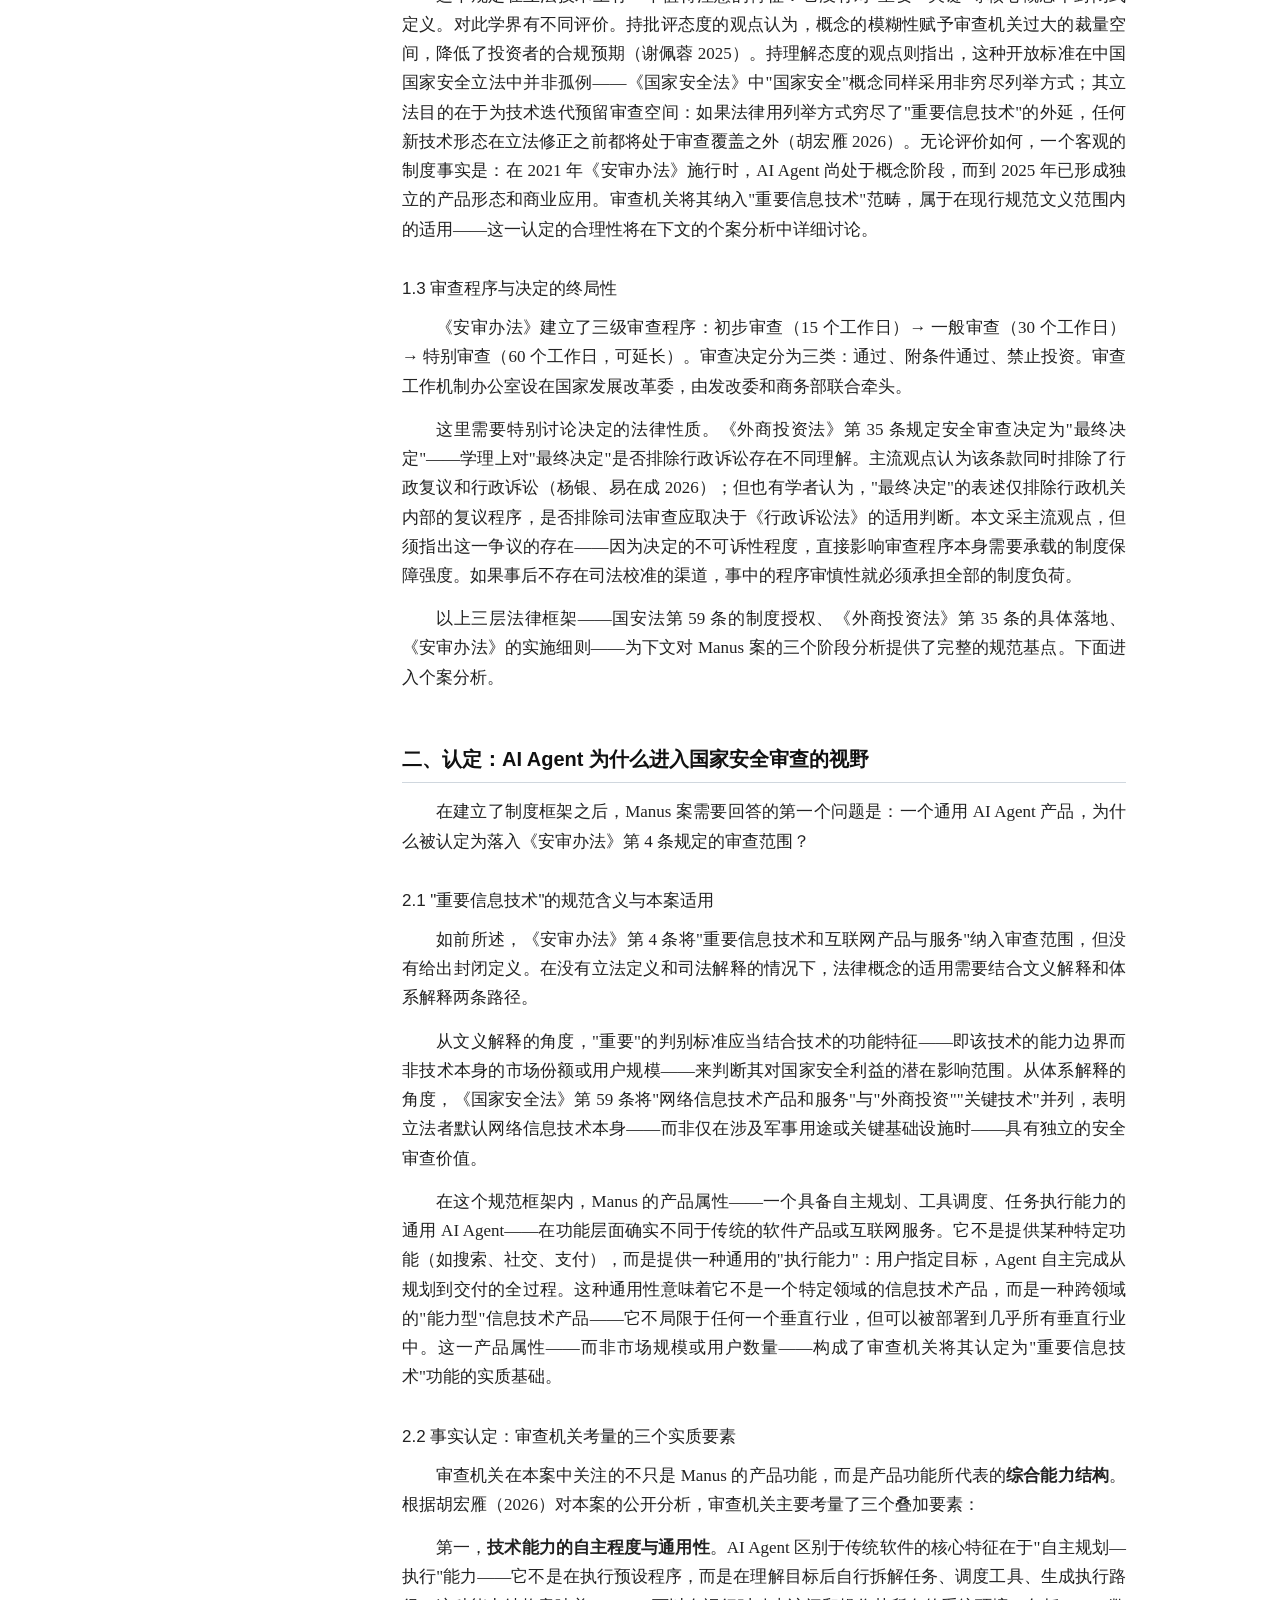
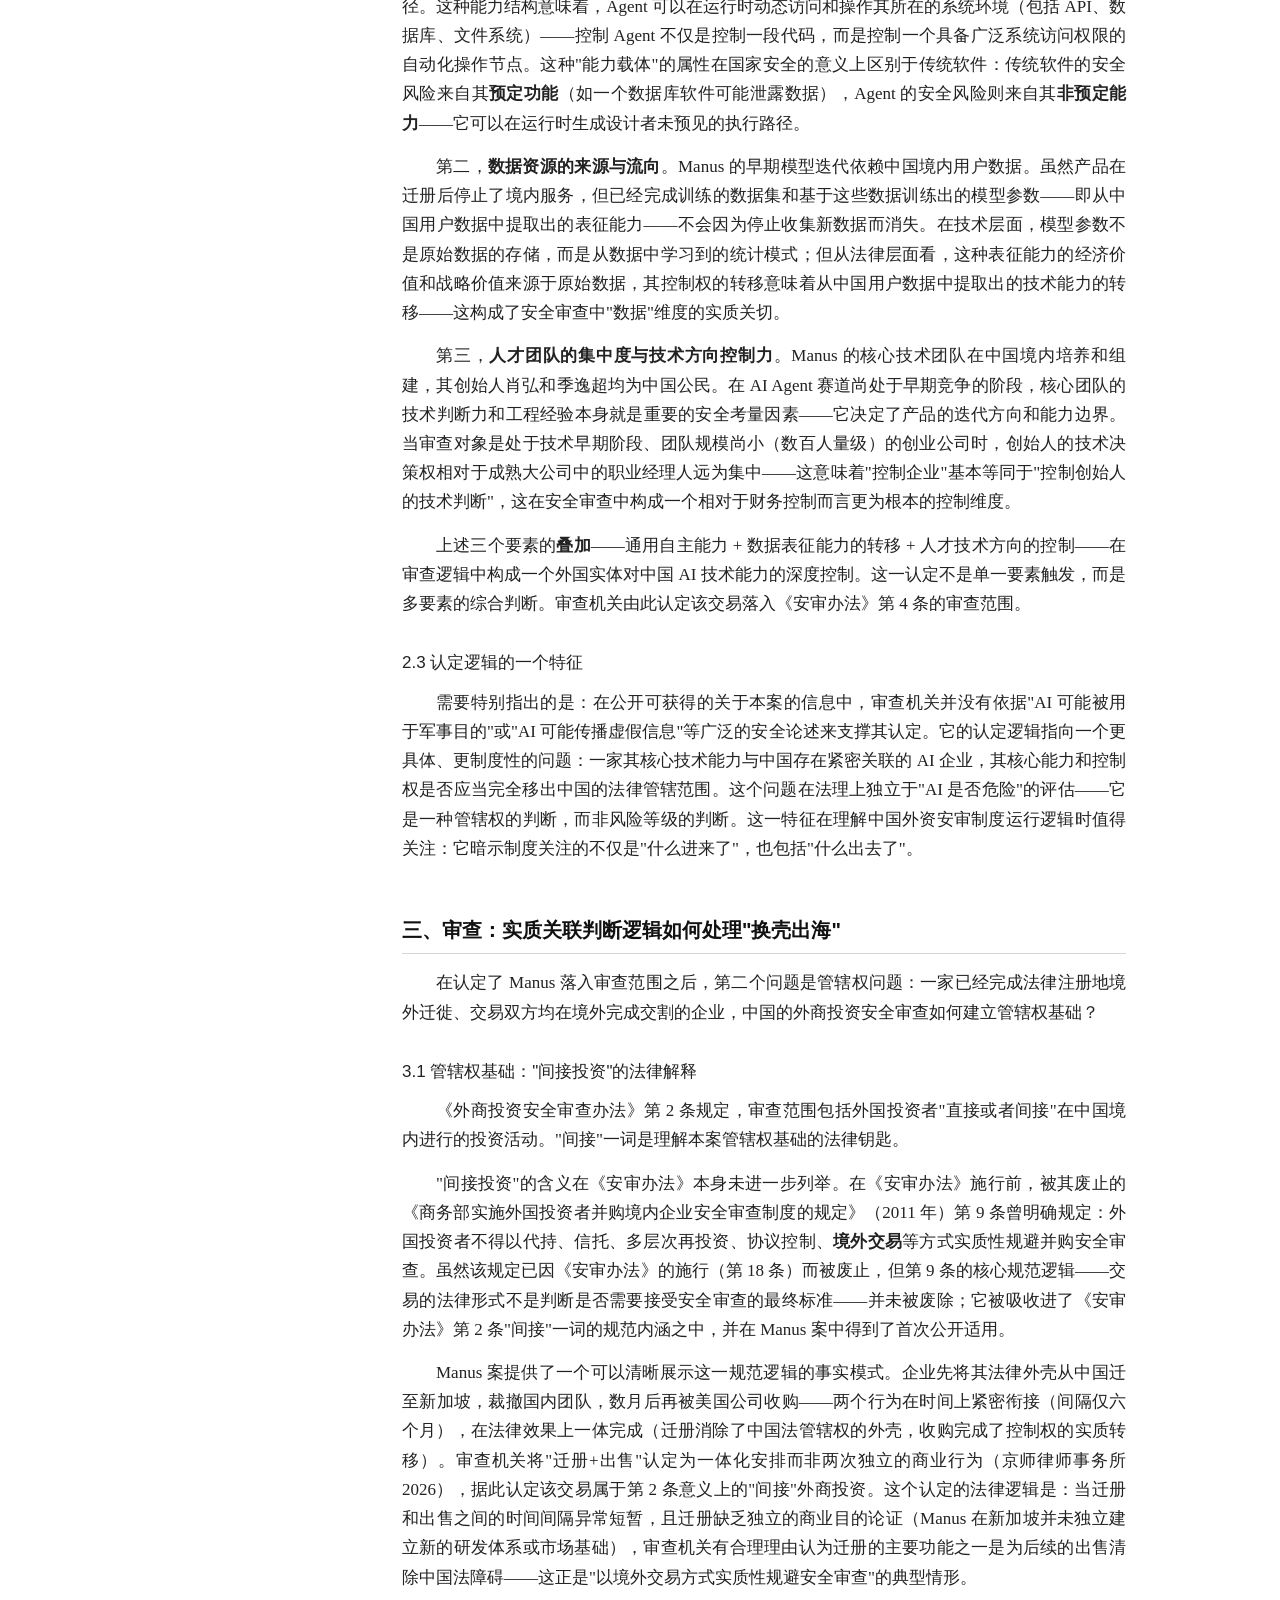
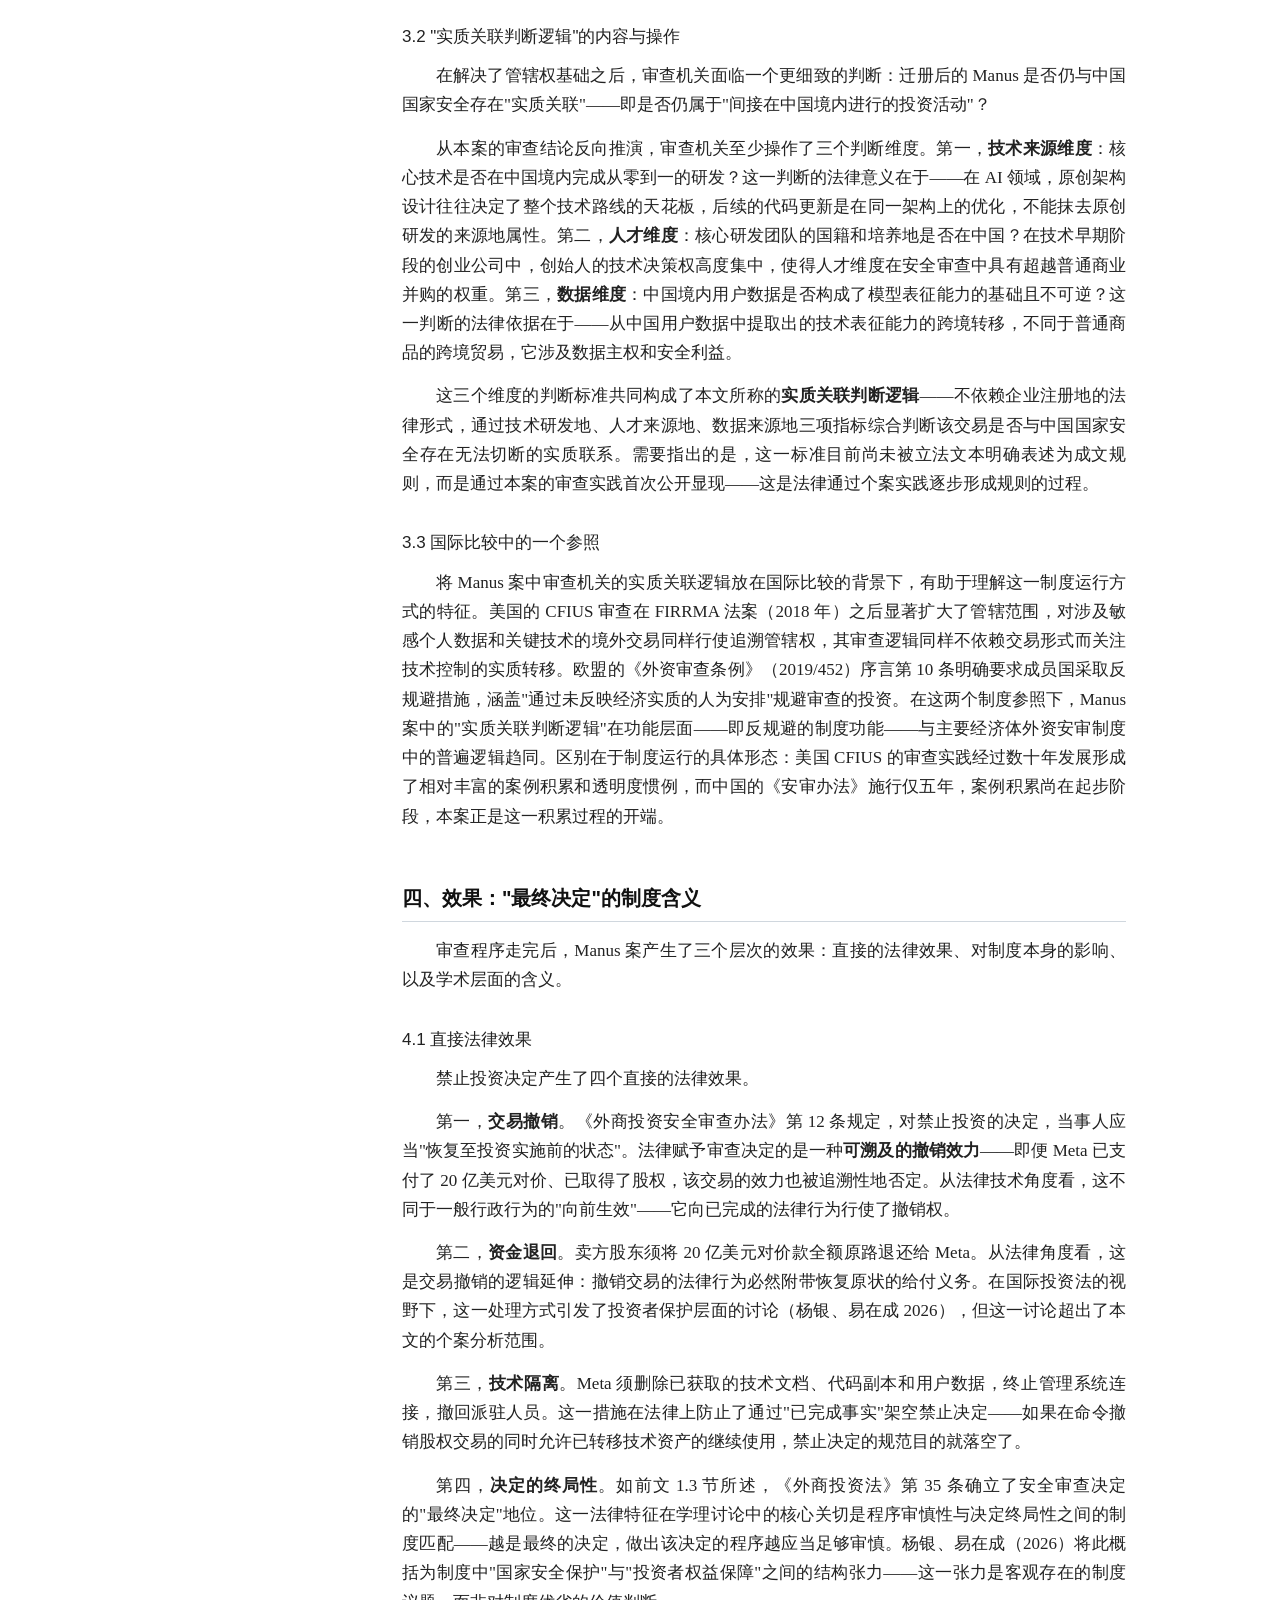
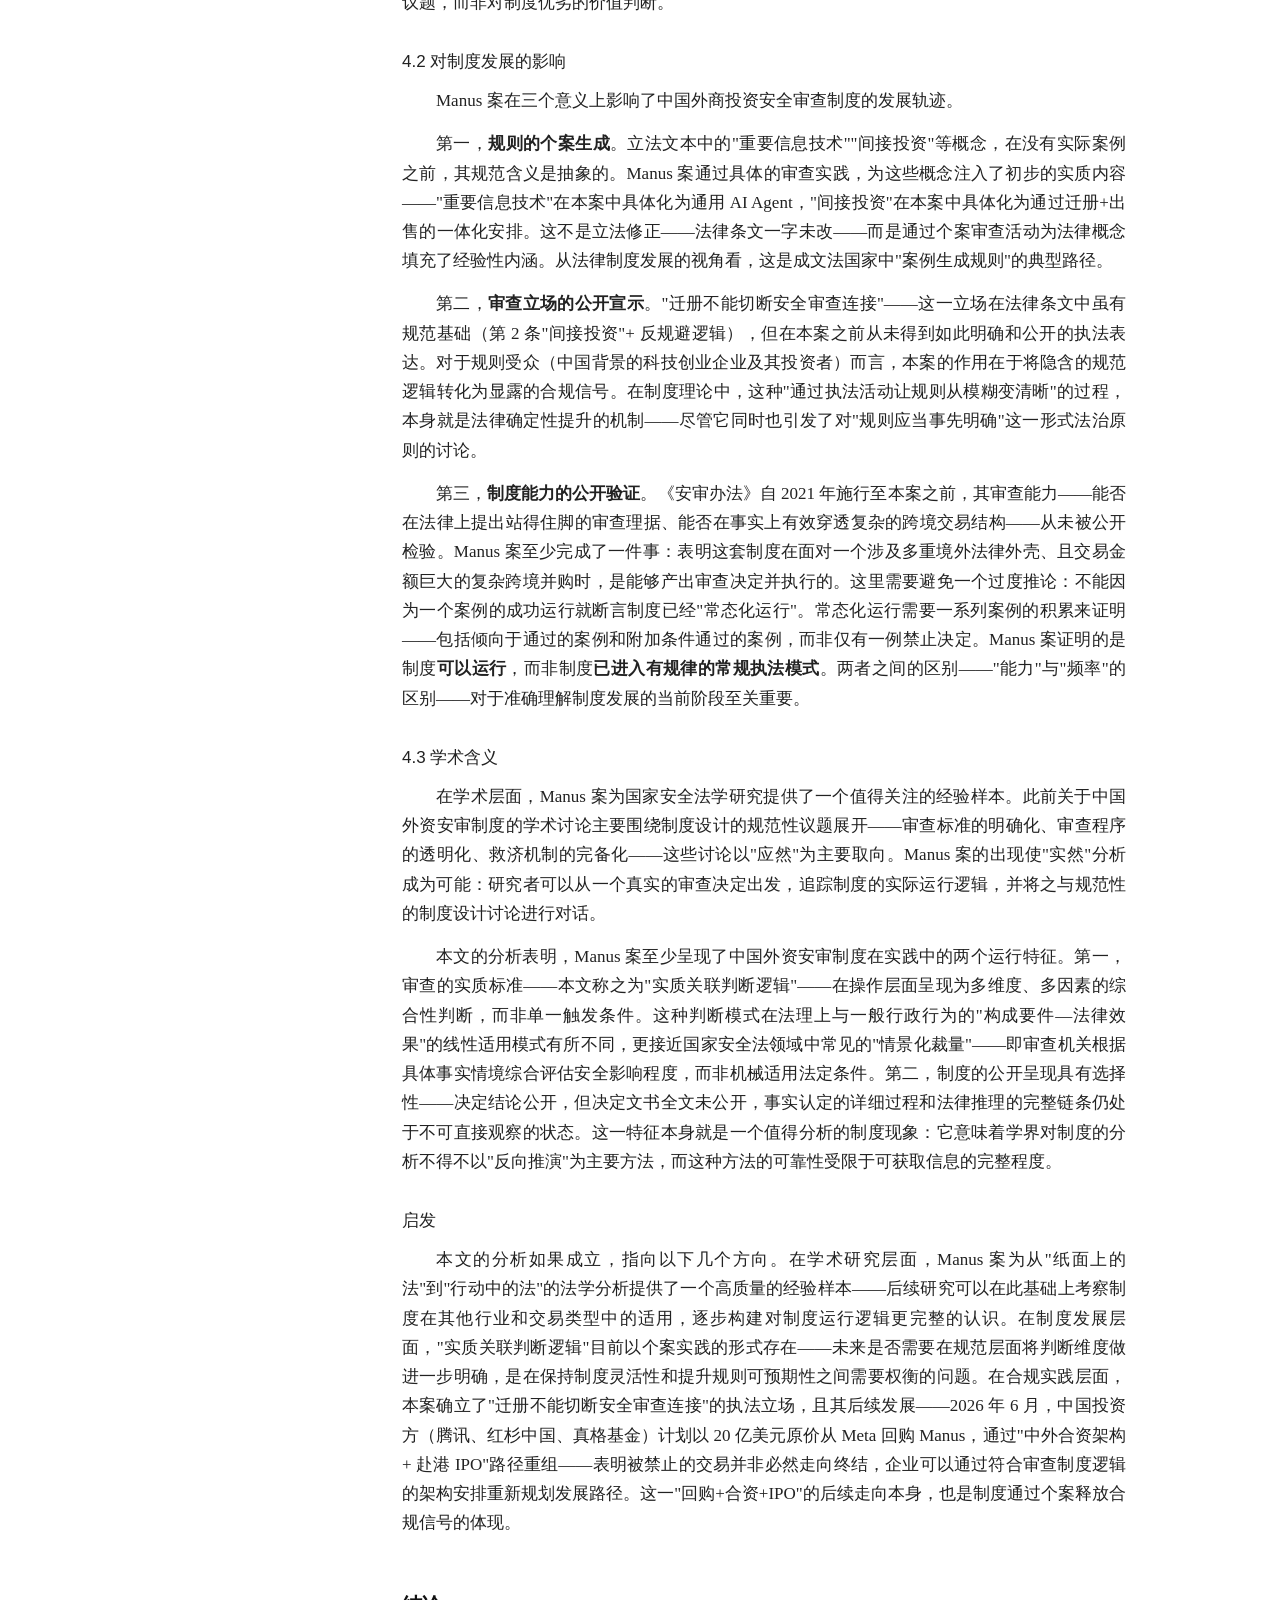
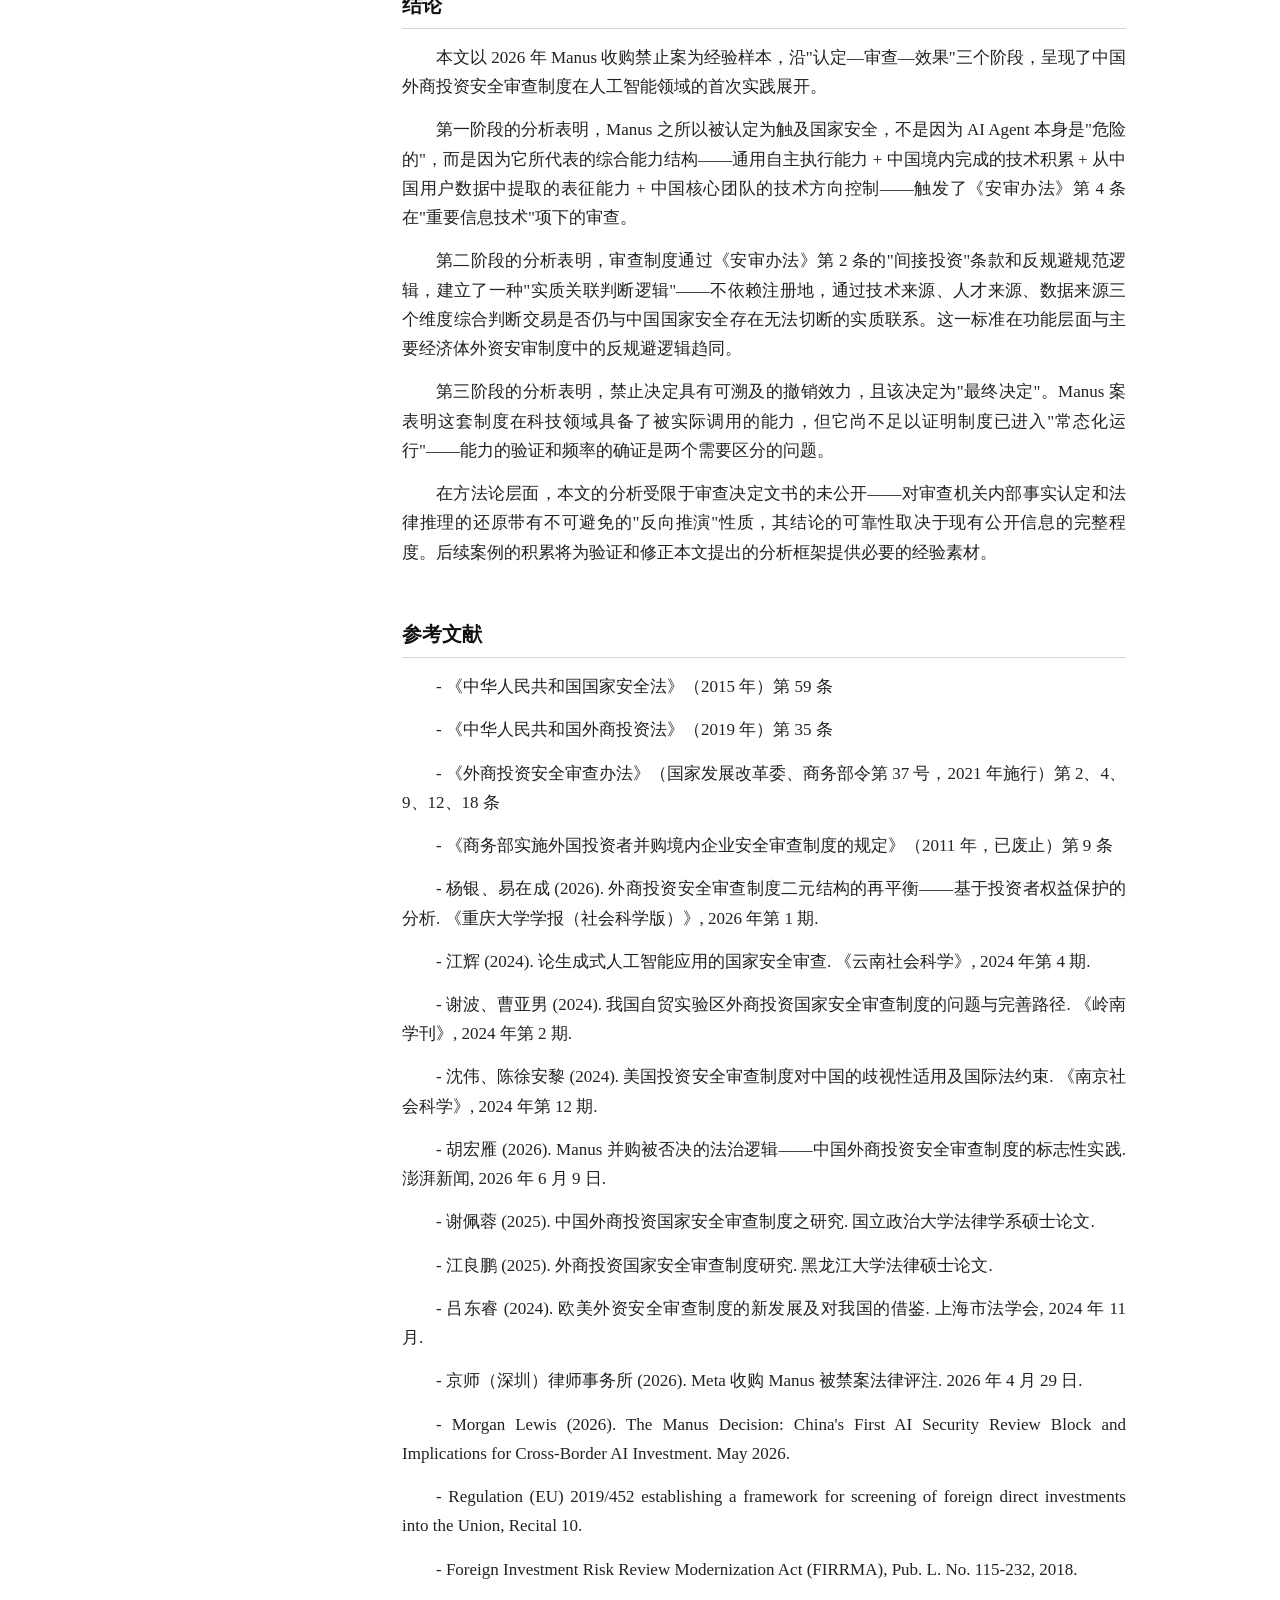
<file: examples/manus-national-security/Manus收购禁止案与中国外商投资安全审查制度的实践展开.html>
<!DOCTYPE html>
<html lang="zh-CN">
<head>
<meta charset="UTF-8">
<meta name="viewport" content="width=device-width, initial-scale=1.0">
<title>Manus收购禁止案与中国外商投资安全审查制度的实践展开</title>
<style>

  :root {
    --text: #222; --muted: #555; --light-muted: #888;
    --accent: #0969da; --bg: #ffffff; --border: #d0d7de; --toc-w: 220px;
  }
  *, *::before, *::after { box-sizing: border-box; }
  body {
    margin: 0; padding: 0;
    font-family: "Noto Serif CJK SC", "Songti SC", "STSong", "Georgia", serif;
    font-size: 17px; line-height: 1.72; color: var(--text); background: var(--bg);
    -webkit-font-smoothing: antialiased;
  }
  .page { display: flex; }
  .sidebar {
    position: fixed; top: 0; left: 0; width: var(--toc-w); height: 100vh;
    overflow-y: auto; padding: 36px 20px 40px 28px;
    background: #fafbfc; border-right: 1px solid var(--border); z-index: 10;
  }
  .toc-title {
    font-size: 12px; font-weight: 600; text-transform: uppercase;
    letter-spacing: 0.06em; color: var(--light-muted); margin-bottom: 18px;
    font-family: "Noto Sans CJK SC", "PingFang SC", "STHeiti", sans-serif;
  }
  .toc ol { list-style: none; padding: 0; margin: 0; }
  .toc li { margin-bottom: 2px; line-height: 1.45; }
  .toc a {
    display: block; text-decoration: none; color: var(--muted);
    font-size: 13px; padding: 3px 8px; border-radius: 4px;
    transition: background 0.1s, color 0.1s;
    font-family: "Noto Sans CJK SC", "PingFang SC", "STHeiti", sans-serif;
  }
  .toc a:hover { background: #eef2f8; color: #222; }
  .main {
    margin-left: calc(var(--toc-w) + 52px); margin-right: 24px; flex: 1; min-width: 0;
  }
  .paper { max-width: 820px; margin: 0 auto; padding: 52px 48px 80px; }
  h1 {
    font-family: "Noto Sans CJK SC", "PingFang SC", "STHeiti", sans-serif;
    font-size: 24px; font-weight: 600; line-height: 1.45;
    margin: 0 0 6px; color: #111; text-align: center; scroll-margin-top: 32px;
  }
  h2 {
    font-family: "Noto Sans CJK SC", "PingFang SC", "STHeiti", sans-serif;
    font-size: 20px; font-weight: 600; margin: 50px 0 14px;
    padding-bottom: 6px; border-bottom: 1px solid var(--border);
    color: #111; scroll-margin-top: 32px;
  }
  h3 {
    font-family: "Noto Sans CJK SC", "PingFang SC", "STHeiti", sans-serif;
    font-size: 17px; font-weight: 500; margin: 30px 0 10px;
    color: #222; scroll-margin-top: 32px;
  }
  p { margin: 0 0 14px; text-align: justify; text-indent: 2em; }
  strong { color: #111; font-weight: 600; }
  .author-info p, .abstract-block p, blockquote p, .footnotes-block p,
  .refs-block p, figure.table td, li p { text-indent: 0; }
  .author-info {
    display: table; margin: 24px auto 32px;
    font-family: "Noto Sans CJK SC", "PingFang SC", "STHeiti", sans-serif;
    font-size: 15px; color: #444; line-height: 2.1; text-align: center;
  }
  .author-info p { margin: 1px 0; }
  .abstract-block {
    margin: 20px 0 28px; padding: 14px 18px;
    border-left: 3px solid #bbb; font-size: 15px; line-height: 1.7; color: var(--muted);
  }
  .abstract-block p { margin-bottom: 6px; }
  .keywords { font-size: 14px; color: #888; }
  blockquote {
    margin: 14px 0; padding: 6px 0 6px 16px;
    border-left: 3px solid #bbb; color: var(--muted);
  }
  ul, ol { margin: 10px 0 16px; padding-left: 2.2em; }
  li { margin-bottom: 4px; }
  .framework-diagram { margin: 20px 0; text-align: center; }
  .framework-diagram svg { max-width: 100%; }
  hr { border: none; border-top: 1px solid var(--border); margin: 28px 0; }
  .footnotes-block {
    margin-top: 36px; padding-top: 14px;
    border-top: 1px solid var(--border);
    font-size: 13px; color: var(--muted); line-height: 1.6;
  }
  .footnotes-block p { text-indent: 0; }
  .refs-block { margin-top: 20px; font-size: 14px; line-height: 1.65; }
  .refs-block p { margin-bottom: 5px; padding-left: 1.4em; text-indent: -1.4em; }
  .fn { font-size: 0.82em; color: var(--accent); text-decoration: none; vertical-align: super; }
  .fn:hover { text-decoration: underline; }

  @media (max-width: 900px) {
    .sidebar { display: none; } .main { margin-left: 0; }
    .paper { padding: 28px 20px 48px; }
    h1 { font-size: 22px; } h2 { font-size: 18px; } body { font-size: 16px; }
  }

  @media print {
    @page {
      size: A4; margin: 2.5cm 2.2cm 2.5cm 2.5cm;
      @bottom-center {
        content: counter(page);
        font-family: "Noto Sans CJK SC", "PingFang SC", sans-serif;
        font-size: 9pt; color: #888;
      }
    }
    .sidebar { display: none; } .main { margin-left: 0; }
    body {
      font-family: "Noto Serif CJK SC", "Songti SC", "STSong", "Georgia", serif;
      font-size: 11pt; line-height: 1.8; color: #000; background: #fff;
    }
    .paper { max-width: 100%; padding: 0; }
    h1 {
      font-family: "Noto Sans CJK SC", "PingFang SC", sans-serif;
      font-size: 18pt; font-weight: 700; text-align: center;
      margin: 36pt 0 24pt; page-break-after: avoid;
    }
    h2 {
      font-family: "Noto Sans CJK SC", "PingFang SC", sans-serif;
      font-size: 13pt; font-weight: 600; margin: 28pt 0 10pt; page-break-after: avoid;
    }
    h3 {
      font-family: "Noto Sans CJK SC", "PingFang SC", sans-serif;
      font-size: 11.5pt; font-weight: 600; margin: 18pt 0 8pt; page-break-after: avoid;
    }
    p { margin: 0 0 8pt; text-align: justify; text-indent: 22pt; orphans: 2; widows: 2; }
    .author-info p, .abstract-block p, blockquote p, .footnotes-block p,
    .refs-block p, li p { text-indent: 0; }
    .refs-block p { font-size: 9pt; line-height: 1.55; margin-bottom: 4pt; }
    body { word-spacing: 0; }
    .author-info {
      display: table; margin: 20pt auto 28pt;
      font-family: "Noto Sans CJK SC", "PingFang SC", sans-serif;
      font-size: 11pt; color: #333; line-height: 2;
    }
    .author-info p { margin: 1pt 0; text-align: left; }
    .abstract-block { margin: 14pt 0 20pt; padding: 10pt 14pt; border-left: 3px solid #999; font-size: 10pt; }
    blockquote { margin: 12pt 0; padding: 8pt 16pt; border-left: 3px solid #555; font-size: 10.5pt; page-break-inside: avoid; }
    a { color: #000; text-decoration: none; }
    hr { border-color: #999; margin: 24pt 0; }
    .framework-diagram { margin: 16pt 0; page-break-inside: avoid; }
    .framework-diagram svg { max-width: 100%; }
    /* Force references to new page */
    #refs { break-before: page; page-break-before: always; margin-top: 50pt; }
    strong { color: #000; font-weight: 700; }
    .main { margin-left: 0; margin-right: 0; }
  }

</style>
</head>
<body>
<div class="page">
<aside class="sidebar">
  <nav class="toc"><div class="toc-title">目录</div>
    <ol>
      <li><a href="#s1">摘要</a></li>
      <li><a href="#s2">引言</a></li>
      <li><a href="#s3">一、外商投资安全审查制度框架</a></li>
      <li><a href="#s4">二、认定：为什么是国家安全</a></li>
      <li><a href="#s5">三、审查：如何处理换壳出海</a></li>
      <li><a href="#s6">四、效果：制度含义</a></li>
      <li><a href="#s7">结论</a></li>
      <li><a href="#s8">参考文献</a></li>
    </ol>
  </nav>
</aside>
<main class="main">
<article class="paper">
<h1 id="s1">Manus 收购禁止案与中国外商投资安全审查制度的实践展开</h1>
<div class="author-info">
  <p>丁冯德</p>
  <p>国家安全学博士生</p>
  <p>学号：20251402002</p>
</div>
<h2>摘要</h2>
<p>2026 年 4 月 27 日，国家发展改革委外商投资安全审查工作机制办公室对 Meta 收购 Manus 项目作出"禁止投资"决定，责令撤销交易、恢复原状。这是《外商投资安全审查办法》2021 年施行以来，人工智能领域首个被公开叫停的外资收购案。本文以该案为经验材料，从国家安全法学的视角，沿"认定—审查—效果"三个阶段展开分析：第一阶段讨论一个通用 AI Agent 产品为什么被认定为进入国家安全审查的视野；第二阶段分析审查制度如何处理企业通过迁册出海规避审查的结构性安排；第三阶段考察禁止投资决定的法律效果及其制度含义。本文的贡献在于：以首个 AI 领域安审禁止案为样本，呈现了中国外商投资安全审查制度在科技领域的实际运作逻辑，为理解《外商投资安全审查办法》从"纸面上的法"到"行动中的法"的转化过程提供一个经过论证的分析框架。</p>
<p class="keywords"><strong>关键词</strong>：外商投资安全审查；国家安全法；Manus 案；实质关联判断逻辑；AI Agent</p>
<h2>引言</h2>
<p>2025 年 3 月，一家名为 Manus 的中国创业团队发布了据称是"全球首款通用 AI Agent"的产品。与传统的对话式 AI 不同，这个产品能做一件此前只有人类才能做到的事：用户给它一个目标，它自己规划步骤、调用工具、执行操作、交付最终成果。比如告诉它"帮我做一个展示这份数据的网站"，它会自己写代码、设计页面、部署上线——整个过程不需要人逐步指导。这个产品的工作机制可以概括为四个步骤：理解用户意图→自主拆解为子任务→动态调用代码、浏览器、文件系统等工具→生成可交付的成果。与传统软件按照预设规则运行不同，Agent 的行为路径在运行时动态生成而非预先编程——这一技术特征构成了本文后续法律分析的基础。</p>
<p>Manus 迅速引发了全球关注。此后半年内，其运营主体从中国迁至新加坡，裁撤了国内团队。2025 年 12 月，美国科技公司 Meta 宣布以约 20 亿美元全资收购 Manus。2026 年 4 月 27 日，中国国家发展改革委外商投资安全审查工作机制办公室作出决定：<b>禁止这项投资，责令撤销交易，恢复原状</b>。</p>
<p>这是《外商投资安全审查办法》自 2021 年施行以来，首次在人工智能领域以"禁止"方式结案。交易双方均为境外主体——一家美国上市公司收购一家新加坡私人有限公司——从形式上看与中国没有直接关联。为什么中国的外商投资安全审查制度能够介入？审查的法律逻辑是什么？这个决定产生了什么制度效果？</p>
<p>在进入分析之前，有必要说明本文与已有研究的理论对话关系，并澄清本文的边界。</p>
<p>外商投资安全审查制度近年来在法学界受到了持续关注。在制度设计层面，杨银、易在成（2026）在《重庆大学学报（社会科学版）》上从投资者权益保护的视角出发，讨论了安全审查制度中"国家安全保护"与"投资自由"之间的二元结构张力，提出通过增强程序透明性和引入比例原则来平衡两种法益，但其分析尚未触及 AI 领域个案中的制度运行实况。江辉（2024）在《云南社会科学》上讨论了生成式人工智能应用本身的国家安全审查问题——即 AI 模型是否因其技术属性而应被纳入审查范围，其审查客体是 AI 模型的技术属性，本文的审查客体则是 AI 企业被外资收购的交易安排及其控制权转移效果，两者共享制度框架但审查焦点不同。谢波、曹亚男（2024）在《岭南学刊》上从自贸试验区的视角分析了安审制度在特定区域中的适用与完善，提出了审查标准精细化的建议。沈伟、陈徐安黎（2024）在《南京社会科学》上从国际法视角讨论了美国 CFIUS 审查对中国的歧视性适用问题。在学位论文层面，谢佩蓉（2025）对《安审办法》与美国 FIRRMA 制度进行了系统比较，江良鹏（2025）梳理了中国外资安审制度的立法演进并提出完善建议。吕东睿（2024）在制度比较层面分析了欧美外资安审制度的新发展及对中国的借鉴意义。</p>
<p>上述研究在制度设计和比较法层面取得了有价值的成果，但共同存在一个特征：主要在制度规范层面进行讨论，尚缺少对具体案例——特别是 2026 年 Manus 案这一 AI 领域首个禁止决定——的深度解剖。法学研究不仅需要讨论"制度应该如何设计"，也需要考察"制度实际上如何运行"。本文试图从后一个方向做出尝试：以个案为经验样本，呈现制度在实践中的运作逻辑。在公开可查的范围内，Manus 是 AI 领域唯一被公布审查结论的外资收购案例，这一特征使其成为观察制度运行逻辑的"关键个案"。</p>
<p>在进入分析之前，有必要澄清本文的定位：本文不讨论 Manus 案的商业合理性或政策得失，也不对美国的外资审查制度做系统比较；本文从审查制度的角度出发，不讨论被审查方的法律主张。全文以 Manus 案为样本，分析中国外商投资安全审查制度在科技领域的实践展开——法律条文如何在具体案件中转化为审查行动。</p>
<h2>一、外商投资安全审查制度的法律框架</h2>
<p>在进入对 Manus 案的个案分析之前，有必要首先梳理中国外商投资安全审查制度的基本法律框架。这不仅是为了给后续分析提供规范基础，也是因为 Manus 案本身的法律意义在于——它是这个制度框架在 AI 领域的首次实质运行，理解这个框架是理解本案的前提。</p>
<h3>1.1 法律渊源与层级结构</h3>
<p>中国外商投资安全审查制度的法律渊源呈现三层级结构。</p>
<p>最高层级是《国家安全法》（2015 年）第 59 条，规定"国家建立国家安全审查和监管的制度和机制，对影响或者可能影响国家安全的外商投资、特定物项和关键技术、网络信息技术产品和服务、涉及国家安全事项的建设项目，以及其他重大事项和活动，进行国家安全审查"。这一条款确立了外商投资安全审查的宪法性依据——它来自国家主权的安全维护职能，而非普通的经济规制权。这一法律定位具有重要的制度含义：安全审查处理的是主权层面的风险判断，其法律性质区别于一般行政许可或行政处罚。</p>
<p>中间层级是《外商投资法》（2019 年）第 35 条，规定"国家建立外商投资安全审查制度，对影响或者可能影响国家安全的外商投资进行安全审查"。该条与《国家安全法》第 59 条之间构成制度授权关系：《国家安全法》提供了审查制度的建立依据和范围框架，《外商投资法》完成了在外商投资领域的具体制度落地。这里有一个重要的法律细节：《外商投资法》第 35 条第二款明确了"依法作出的安全审查决定为最终决定"——这意味着安全审查决定在现行法律体系内不受行政复议和行政诉讼的审查。这一制度设计并非中国的独创——美国 CFIUS 审查决定同样不接受实质性司法审查——但其法律后果是显著的：审查决定的合法性保障主要依赖事前的程序审慎性，而非事后的司法纠错。</p>
<p>实施层级是《外商投资安全审查办法》（国家发展改革委、商务部令第 37 号，2021 年施行）。该办法由发改委和商务部联合发布，属于部门规章。有学者指出其法律位阶偏低——安全审查涉及主权权力行使，由部门规章来规定在形式法治意义上存在完善空间（谢佩蓉 2025；吕东睿 2024）——但这一形式位阶问题不影响《安审办法》在现行法秩序下的规范效力。《安审办法》第 18 条同时废止了 2011 年《国务院办公厅关于建立外国投资者并购境内企业安全审查制度的通知》和《商务部实施外国投资者并购境内企业安全审查制度的规定》（国办发〔2011〕6 号文及商务部公告 2011 年第 53 号），完成了新旧制度的更替。但值得注意的是，被废止的商务部 2011 年规定中的核心规范内容——包括反规避条款——实际上被吸收进了《安审办法》和新设工作机制的审查实践，而非被废弃。</p>
<h3>1.2 审查范围：什么类型的交易需要申报</h3>
<p>《外商投资安全审查办法》第 4 条规定了两类需要接受安全审查的外商投资。第一类是关系国防安全的领域（军工、军工配套、军事设施周边），无需取得实际控制权即可触发审查。第二类是关系国家经济和社会安全的重要领域，在外国投资者<b>取得实际控制权</b>时触发审查。第二类的列举范围涵盖九大领域，其中与本案直接相关的两项是"重要信息技术和互联网产品与服务"以及"关键技术"。</p>
<p>这个规定在立法技术上有一个值得注意的特征：它没有对"重要""关键"等核心概念下封闭式定义。对此学界有不同评价。持批评态度的观点认为，概念的模糊性赋予审查机关过大的裁量空间，降低了投资者的合规预期（谢佩蓉 2025）。持理解态度的观点则指出，这种开放标准在中国国家安全立法中并非孤例——《国家安全法》中"国家安全"概念同样采用非穷尽列举方式；其立法目的在于为技术迭代预留审查空间：如果法律用列举方式穷尽了"重要信息技术"的外延，任何新技术形态在立法修正之前都将处于审查覆盖之外（胡宏雁 2026）。无论评价如何，一个客观的制度事实是：在 2021 年《安审办法》施行时，AI Agent 尚处于概念阶段，而到 2025 年已形成独立的产品形态和商业应用。审查机关将其纳入"重要信息技术"范畴，属于在现行规范文义范围内的适用——这一认定的合理性将在下文的个案分析中详细讨论。</p>
<h3>1.3 审查程序与决定的终局性</h3>
<p>《安审办法》建立了三级审查程序：初步审查（15 个工作日）→ 一般审查（30 个工作日）→ 特别审查（60 个工作日，可延长）。审查决定分为三类：通过、附条件通过、禁止投资。审查工作机制办公室设在国家发展改革委，由发改委和商务部联合牵头。</p>
<p>这里需要特别讨论决定的法律性质。《外商投资法》第 35 条规定安全审查决定为"最终决定"——学理上对"最终决定"是否排除行政诉讼存在不同理解。主流观点认为该条款同时排除了行政复议和行政诉讼（杨银、易在成 2026）；但也有学者认为，"最终决定"的表述仅排除行政机关内部的复议程序，是否排除司法审查应取决于《行政诉讼法》的适用判断。本文采主流观点，但须指出这一争议的存在——因为决定的不可诉性程度，直接影响审查程序本身需要承载的制度保障强度。如果事后不存在司法校准的渠道，事中的程序审慎性就必须承担全部的制度负荷。</p>
<p>以上三层法律框架——国安法第 59 条的制度授权、《外商投资法》第 35 条的具体落地、《安审办法》的实施细则——为下文对 Manus 案的三个阶段分析提供了完整的规范基点。下面进入个案分析。</p>
<h2>二、认定：AI Agent 为什么进入国家安全审查的视野</h2>
<p>在建立了制度框架之后，Manus 案需要回答的第一个问题是：一个通用 AI Agent 产品，为什么被认定为落入《安审办法》第 4 条规定的审查范围？</p>
<h3>2.1 "重要信息技术"的规范含义与本案适用</h3>
<p>如前所述，《安审办法》第 4 条将"重要信息技术和互联网产品与服务"纳入审查范围，但没有给出封闭定义。在没有立法定义和司法解释的情况下，法律概念的适用需要结合文义解释和体系解释两条路径。</p>
<p>从文义解释的角度，"重要"的判别标准应当结合技术的功能特征——即该技术的能力边界而非技术本身的市场份额或用户规模——来判断其对国家安全利益的潜在影响范围。从体系解释的角度，《国家安全法》第 59 条将"网络信息技术产品和服务"与"外商投资""关键技术"并列，表明立法者默认网络信息技术本身——而非仅在涉及军事用途或关键基础设施时——具有独立的安全审查价值。</p>
<p>在这个规范框架内，Manus 的产品属性——一个具备自主规划、工具调度、任务执行能力的通用 AI Agent——在功能层面确实不同于传统的软件产品或互联网服务。它不是提供某种特定功能（如搜索、社交、支付），而是提供一种通用的"执行能力"：用户指定目标，Agent 自主完成从规划到交付的全过程。这种通用性意味着它不是一个特定领域的信息技术产品，而是一种跨领域的"能力型"信息技术产品——它不局限于任何一个垂直行业，但可以被部署到几乎所有垂直行业中。这一产品属性——而非市场规模或用户数量——构成了审查机关将其认定为"重要信息技术"功能的实质基础。</p>
<h3>2.2 事实认定：审查机关考量的三个实质要素</h3>
<p>审查机关在本案中关注的不只是 Manus 的产品功能，而是产品功能所代表的<b>综合能力结构</b>。根据胡宏雁（2026）对本案的公开分析，审查机关主要考量了三个叠加要素：</p>
<p>第一，<b>技术能力的自主程度与通用性</b>。AI Agent 区别于传统软件的核心特征在于"自主规划—执行"能力——它不是在执行预设程序，而是在理解目标后自行拆解任务、调度工具、生成执行路径。这种能力结构意味着，Agent 可以在运行时动态访问和操作其所在的系统环境（包括 API、数据库、文件系统）——控制 Agent 不仅是控制一段代码，而是控制一个具备广泛系统访问权限的自动化操作节点。这种"能力载体"的属性在国家安全的意义上区别于传统软件：传统软件的安全风险来自其<b>预定功能</b>（如一个数据库软件可能泄露数据），Agent 的安全风险则来自其<b>非预定能力</b>——它可以在运行时生成设计者未预见的执行路径。</p>
<p>第二，<b>数据资源的来源与流向</b>。Manus 的早期模型迭代依赖中国境内用户数据。虽然产品在迁册后停止了境内服务，但已经完成训练的数据集和基于这些数据训练出的模型参数——即从中国用户数据中提取出的表征能力——不会因为停止收集新数据而消失。在技术层面，模型参数不是原始数据的存储，而是从数据中学习到的统计模式；但从法律层面看，这种表征能力的经济价值和战略价值来源于原始数据，其控制权的转移意味着从中国用户数据中提取出的技术能力的转移——这构成了安全审查中"数据"维度的实质关切。</p>
<p>第三，<b>人才团队的集中度与技术方向控制力</b>。Manus 的核心技术团队在中国境内培养和组建，其创始人肖弘和季逸超均为中国公民。在 AI Agent 赛道尚处于早期竞争的阶段，核心团队的技术判断力和工程经验本身就是重要的安全考量因素——它决定了产品的迭代方向和能力边界。当审查对象是处于技术早期阶段、团队规模尚小（数百人量级）的创业公司时，创始人的技术决策权相对于成熟大公司中的职业经理人远为集中——这意味着"控制企业"基本等同于"控制创始人的技术判断"，这在安全审查中构成一个相对于财务控制而言更为根本的控制维度。</p>
<p>上述三个要素的<b>叠加</b>——通用自主能力 + 数据表征能力的转移 + 人才技术方向的控制——在审查逻辑中构成一个外国实体对中国 AI 技术能力的深度控制。这一认定不是单一要素触发，而是多要素的综合判断。审查机关由此认定该交易落入《安审办法》第 4 条的审查范围。</p>
<h3>2.3 认定逻辑的一个特征</h3>
<p>需要特别指出的是：在公开可获得的关于本案的信息中，审查机关并没有依据"AI 可能被用于军事目的"或"AI 可能传播虚假信息"等广泛的安全论述来支撑其认定。它的认定逻辑指向一个更具体、更制度性的问题：一家其核心技术能力与中国存在紧密关联的 AI 企业，其核心能力和控制权是否应当完全移出中国的法律管辖范围。这个问题在法理上独立于"AI 是否危险"的评估——它是一种管辖权的判断，而非风险等级的判断。这一特征在理解中国外资安审制度运行逻辑时值得关注：它暗示制度关注的不仅是"什么进来了"，也包括"什么出去了"。</p>
<h2>三、审查：实质关联判断逻辑如何处理"换壳出海"</h2>
<p>在认定了 Manus 落入审查范围之后，第二个问题是管辖权问题：一家已经完成法律注册地境外迁徙、交易双方均在境外完成交割的企业，中国的外商投资安全审查如何建立管辖权基础？</p>
<h3>3.1 管辖权基础："间接投资"的法律解释</h3>
<p>《外商投资安全审查办法》第 2 条规定，审查范围包括外国投资者"直接或者间接"在中国境内进行的投资活动。"间接"一词是理解本案管辖权基础的法律钥匙。</p>
<p>"间接投资"的含义在《安审办法》本身未进一步列举。在《安审办法》施行前，被其废止的《商务部实施外国投资者并购境内企业安全审查制度的规定》（2011 年）第 9 条曾明确规定：外国投资者不得以代持、信托、多层次再投资、协议控制、<b>境外交易</b>等方式实质性规避并购安全审查。虽然该规定已因《安审办法》的施行（第 18 条）而被废止，但第 9 条的核心规范逻辑——交易的法律形式不是判断是否需要接受安全审查的最终标准——并未被废除；它被吸收进了《安审办法》第 2 条"间接"一词的规范内涵之中，并在 Manus 案中得到了首次公开适用。</p>
<p>Manus 案提供了一个可以清晰展示这一规范逻辑的事实模式。企业先将其法律外壳从中国迁至新加坡，裁撤国内团队，数月后再被美国公司收购——两个行为在时间上紧密衔接（间隔仅六个月），在法律效果上一体完成（迁册消除了中国法管辖权的外壳，收购完成了控制权的实质转移）。审查机关将"迁册+出售"认定为一体化安排而非两次独立的商业行为（京师律师事务所 2026），据此认定该交易属于第 2 条意义上的"间接"外商投资。这个认定的法律逻辑是：当迁册和出售之间的时间间隔异常短暂，且迁册缺乏独立的商业目的论证（Manus 在新加坡并未独立建立新的研发体系或市场基础），审查机关有合理理由认为迁册的主要功能之一是为后续的出售清除中国法障碍——这正是"以境外交易方式实质性规避安全审查"的典型情形。</p>
<h3>3.2 "实质关联判断逻辑"的内容与操作</h3>
<p>在解决了管辖权基础之后，审查机关面临一个更细致的判断：迁册后的 Manus 是否仍与中国国家安全存在"实质关联"——即是否仍属于"间接在中国境内进行的投资活动"？</p>
<p>从本案的审查结论反向推演，审查机关至少操作了三个判断维度。第一，<b>技术来源维度</b>：核心技术是否在中国境内完成从零到一的研发？这一判断的法律意义在于——在 AI 领域，原创架构设计往往决定了整个技术路线的天花板，后续的代码更新是在同一架构上的优化，不能抹去原创研发的来源地属性。第二，<b>人才维度</b>：核心研发团队的国籍和培养地是否在中国？在技术早期阶段的创业公司中，创始人的技术决策权高度集中，使得人才维度在安全审查中具有超越普通商业并购的权重。第三，<b>数据维度</b>：中国境内用户数据是否构成了模型表征能力的基础且不可逆？这一判断的法律依据在于——从中国用户数据中提取出的技术表征能力的跨境转移，不同于普通商品的跨境贸易，它涉及数据主权和安全利益。</p>
<p>这三个维度的判断标准共同构成了本文所称的<b>实质关联判断逻辑</b>——不依赖企业注册地的法律形式，通过技术研发地、人才来源地、数据来源地三项指标综合判断该交易是否与中国国家安全存在无法切断的实质联系。需要指出的是，这一标准目前尚未被立法文本明确表述为成文规则，而是通过本案的审查实践首次公开显现——这是法律通过个案实践逐步形成规则的过程。</p>
<h3>3.3 国际比较中的一个参照</h3>
<p>将 Manus 案中审查机关的实质关联逻辑放在国际比较的背景下，有助于理解这一制度运行方式的特征。美国的 CFIUS 审查在 FIRRMA 法案（2018 年）之后显著扩大了管辖范围，对涉及敏感个人数据和关键技术的境外交易同样行使追溯管辖权，其审查逻辑同样不依赖交易形式而关注技术控制的实质转移。欧盟的《外资审查条例》（2019/452）序言第 10 条明确要求成员国采取反规避措施，涵盖"通过未反映经济实质的人为安排"规避审查的投资。在这两个制度参照下，Manus 案中的"实质关联判断逻辑"在功能层面——即反规避的制度功能——与主要经济体外资安审制度中的普遍逻辑趋同。区别在于制度运行的具体形态：美国 CFIUS 的审查实践经过数十年发展形成了相对丰富的案例积累和透明度惯例，而中国的《安审办法》施行仅五年，案例积累尚在起步阶段，本案正是这一积累过程的开端。</p>
<h2>四、效果："最终决定"的制度含义</h2>
<p>审查程序走完后，Manus 案产生了三个层次的效果：直接的法律效果、对制度本身的影响、以及学术层面的含义。</p>
<h3>4.1 直接法律效果</h3>
<p>禁止投资决定产生了四个直接的法律效果。</p>
<p>第一，<b>交易撤销</b>。《外商投资安全审查办法》第 12 条规定，对禁止投资的决定，当事人应当"恢复至投资实施前的状态"。法律赋予审查决定的是一种<b>可溯及的撤销效力</b>——即便 Meta 已支付了 20 亿美元对价、已取得了股权，该交易的效力也被追溯性地否定。从法律技术角度看，这不同于一般行政行为的"向前生效"——它向已完成的法律行为行使了撤销权。</p>
<p>第二，<b>资金退回</b>。卖方股东须将 20 亿美元对价款全额原路退还给 Meta。从法律角度看，这是交易撤销的逻辑延伸：撤销交易的法律行为必然附带恢复原状的给付义务。在国际投资法的视野下，这一处理方式引发了投资者保护层面的讨论（杨银、易在成 2026），但这一讨论超出了本文的个案分析范围。</p>
<p>第三，<b>技术隔离</b>。Meta 须删除已获取的技术文档、代码副本和用户数据，终止管理系统连接，撤回派驻人员。这一措施在法律上防止了通过"已完成事实"架空禁止决定——如果在命令撤销股权交易的同时允许已转移技术资产的继续使用，禁止决定的规范目的就落空了。</p>
<p>第四，<b>决定的终局性</b>。如前文 1.3 节所述，《外商投资法》第 35 条确立了安全审查决定的"最终决定"地位。这一法律特征在学理讨论中的核心关切是程序审慎性与决定终局性之间的制度匹配——越是最终的决定，做出该决定的程序越应当足够审慎。杨银、易在成（2026）将此概括为制度中"国家安全保护"与"投资者权益保障"之间的结构张力——这一张力是客观存在的制度议题，而非对制度优劣的价值判断。</p>
<h3>4.2 对制度发展的影响</h3>
<p>Manus 案在三个意义上影响了中国外商投资安全审查制度的发展轨迹。</p>
<p>第一，<b>规则的个案生成</b>。立法文本中的"重要信息技术""间接投资"等概念，在没有实际案例之前，其规范含义是抽象的。Manus 案通过具体的审查实践，为这些概念注入了初步的实质内容——"重要信息技术"在本案中具体化为通用 AI Agent，"间接投资"在本案中具体化为通过迁册+出售的一体化安排。这不是立法修正——法律条文一字未改——而是通过个案审查活动为法律概念填充了经验性内涵。从法律制度发展的视角看，这是成文法国家中"案例生成规则"的典型路径。</p>
<p>第二，<b>审查立场的公开宣示</b>。"迁册不能切断安全审查连接"——这一立场在法律条文中虽有规范基础（第 2 条"间接投资"+ 反规避逻辑），但在本案之前从未得到如此明确和公开的执法表达。对于规则受众（中国背景的科技创业企业及其投资者）而言，本案的作用在于将隐含的规范逻辑转化为显露的合规信号。在制度理论中，这种"通过执法活动让规则从模糊变清晰"的过程，本身就是法律确定性提升的机制——尽管它同时也引发了对"规则应当事先明确"这一形式法治原则的讨论。</p>
<p>第三，<b>制度能力的公开验证</b>。《安审办法》自 2021 年施行至本案之前，其审查能力——能否在法律上提出站得住脚的审查理据、能否在事实上有效穿透复杂的跨境交易结构——从未被公开检验。Manus 案至少完成了一件事：表明这套制度在面对一个涉及多重境外法律外壳、且交易金额巨大的复杂跨境并购时，是能够产出审查决定并执行的。这里需要避免一个过度推论：不能因为一个案例的成功运行就断言制度已经"常态化运行"。常态化运行需要一系列案例的积累来证明——包括倾向于通过的案例和附加条件通过的案例，而非仅有一例禁止决定。Manus 案证明的是制度<b>可以运行</b>，而非制度<b>已进入有规律的常规执法模式</b>。两者之间的区别——"能力"与"频率"的区别——对于准确理解制度发展的当前阶段至关重要。</p>
<h3>4.3 学术含义</h3>
<p>在学术层面，Manus 案为国家安全法学研究提供了一个值得关注的经验样本。此前关于中国外资安审制度的学术讨论主要围绕制度设计的规范性议题展开——审查标准的明确化、审查程序的透明化、救济机制的完备化——这些讨论以"应然"为主要取向。Manus 案的出现使"实然"分析成为可能：研究者可以从一个真实的审查决定出发，追踪制度的实际运行逻辑，并将之与规范性的制度设计讨论进行对话。</p>
<p>本文的分析表明，Manus 案至少呈现了中国外资安审制度在实践中的两个运行特征。第一，审查的实质标准——本文称之为"实质关联判断逻辑"——在操作层面呈现为多维度、多因素的综合性判断，而非单一触发条件。这种判断模式在法理上与一般行政行为的"构成要件—法律效果"的线性适用模式有所不同，更接近国家安全法领域中常见的"情景化裁量"——即审查机关根据具体事实情境综合评估安全影响程度，而非机械适用法定条件。第二，制度的公开呈现具有选择性——决定结论公开，但决定文书全文未公开，事实认定的详细过程和法律推理的完整链条仍处于不可直接观察的状态。这一特征本身就是一个值得分析的制度现象：它意味着学界对制度的分析不得不以"反向推演"为主要方法，而这种方法的可靠性受限于可获取信息的完整程度。</p>
<h3>启发</h3>
<p>本文的分析如果成立，指向以下几个方向。在学术研究层面，Manus 案为从"纸面上的法"到"行动中的法"的法学分析提供了一个高质量的经验样本——后续研究可以在此基础上考察制度在其他行业和交易类型中的适用，逐步构建对制度运行逻辑更完整的认识。在制度发展层面，"实质关联判断逻辑"目前以个案实践的形式存在——未来是否需要在规范层面将判断维度做进一步明确，是在保持制度灵活性和提升规则可预期性之间需要权衡的问题。在合规实践层面，本案确立了"迁册不能切断安全审查连接"的执法立场，且其后续发展——2026 年 6 月，中国投资方（腾讯、红杉中国、真格基金）计划以 20 亿美元原价从 Meta 回购 Manus，通过"中外合资架构 + 赴港 IPO"路径重组——表明被禁止的交易并非必然走向终结，企业可以通过符合审查制度逻辑的架构安排重新规划发展路径。这一"回购+合资+IPO"的后续走向本身，也是制度通过个案释放合规信号的体现。</p>
<h2>结论</h2>
<p>本文以 2026 年 Manus 收购禁止案为经验样本，沿"认定—审查—效果"三个阶段，呈现了中国外商投资安全审查制度在人工智能领域的首次实践展开。</p>
<p>第一阶段的分析表明，Manus 之所以被认定为触及国家安全，不是因为 AI Agent 本身是"危险的"，而是因为它所代表的综合能力结构——通用自主执行能力 + 中国境内完成的技术积累 + 从中国用户数据中提取的表征能力 + 中国核心团队的技术方向控制——触发了《安审办法》第 4 条在"重要信息技术"项下的审查。</p>
<p>第二阶段的分析表明，审查制度通过《安审办法》第 2 条的"间接投资"条款和反规避规范逻辑，建立了一种"实质关联判断逻辑"——不依赖注册地，通过技术来源、人才来源、数据来源三个维度综合判断交易是否仍与中国国家安全存在无法切断的实质联系。这一标准在功能层面与主要经济体外资安审制度中的反规避逻辑趋同。</p>
<p>第三阶段的分析表明，禁止决定具有可溯及的撤销效力，且该决定为"最终决定"。Manus 案表明这套制度在科技领域具备了被实际调用的能力，但它尚不足以证明制度已进入"常态化运行"——能力的验证和频率的确证是两个需要区分的问题。</p>
<p>在方法论层面，本文的分析受限于审查决定文书的未公开——对审查机关内部事实认定和法律推理的还原带有不可避免的"反向推演"性质，其结论的可靠性取决于现有公开信息的完整程度。后续案例的积累将为验证和修正本文提出的分析框架提供必要的经验素材。</p>
<div style="page-break-before: always; break-before: page;"></div>
<h2 id="refs">参考文献</h2>
<p>- 《中华人民共和国国家安全法》（2015 年）第 59 条</p>
<p>- 《中华人民共和国外商投资法》（2019 年）第 35 条</p>
<p>- 《外商投资安全审查办法》（国家发展改革委、商务部令第 37 号，2021 年施行）第 2、4、9、12、18 条</p>
<p>- 《商务部实施外国投资者并购境内企业安全审查制度的规定》（2011 年，已废止）第 9 条</p>
<p>- 杨银、易在成 (2026). 外商投资安全审查制度二元结构的再平衡——基于投资者权益保护的分析. 《重庆大学学报（社会科学版）》, 2026 年第 1 期.</p>
<p>- 江辉 (2024). 论生成式人工智能应用的国家安全审查. 《云南社会科学》, 2024 年第 4 期.</p>
<p>- 谢波、曹亚男 (2024). 我国自贸实验区外商投资国家安全审查制度的问题与完善路径. 《岭南学刊》, 2024 年第 2 期.</p>
<p>- 沈伟、陈徐安黎 (2024). 美国投资安全审查制度对中国的歧视性适用及国际法约束. 《南京社会科学》, 2024 年第 12 期.</p>
<p>- 胡宏雁 (2026). Manus 并购被否决的法治逻辑——中国外商投资安全审查制度的标志性实践. 澎湃新闻, 2026 年 6 月 9 日.</p>
<p>- 谢佩蓉 (2025). 中国外商投资国家安全审查制度之研究. 国立政治大学法律学系硕士论文.</p>
<p>- 江良鹏 (2025). 外商投资国家安全审查制度研究. 黑龙江大学法律硕士论文.</p>
<p>- 吕东睿 (2024). 欧美外资安全审查制度的新发展及对我国的借鉴. 上海市法学会, 2024 年 11 月.</p>
<p>- 京师（深圳）律师事务所 (2026). Meta 收购 Manus 被禁案法律评注. 2026 年 4 月 29 日.</p>
<p>- Morgan Lewis (2026). The Manus Decision: China's First AI Security Review Block and Implications for Cross-Border AI Investment. May 2026.</p>
<p>- Regulation (EU) 2019/452 establishing a framework for screening of foreign direct investments into the Union, Recital 10.</p>
<p>- Foreign Investment Risk Review Modernization Act (FIRRMA), Pub. L. No. 115-232, 2018.</p>
</article>
</main>
</div>
</body>
</html>
</file>
<file: deck/shared/fonts.css>
@import url("https://fonts.googleapis.com/css2?family=Ma+Shan+Zheng&family=Noto+Sans+SC:wght@400;500;600;700&family=Patrick+Hand&display=swap");
</file>
<file: deck/shared/handdrawn.css>
/* Auto Research · hand-drawn deck (huashu / ian-inspired, keep tokens stable) */
:root {
  --paper: #fbfaf5;
  --paper-warm: #f6f1e8;
  --ink: #1a1a1a;
  --muted: #5f5a50;
  --blue: #d9e8f6;
  --green: #dcead6;
  --peach: #f5deb8;
  --lavender: #e4dcf4;
  --accent: #6b9fd4;
  --pad-x: 96px;
  --pad-y: 64px;
  --font-hand: "Patrick Hand", "Ma Shan Zheng", "Noto Sans SC", cursive;
  --font-body: "Noto Sans SC", system-ui, sans-serif;
  --shadow-sketch: 5px 5px 0 rgba(26, 26, 26, 0.07);
}

html { font-size: 16px; }

body {
  width: 1920px;
  height: 1080px;
  margin: 0;
  padding: var(--pad-y) var(--pad-x);
  box-sizing: border-box;
  background:
    radial-gradient(ellipse 120% 80% at 50% 0%, var(--paper-warm) 0%, transparent 55%),
    var(--paper);
  color: var(--ink);
  font-family: var(--font-body);
  font-size: 32px;
  line-height: 1.45;
  position: relative;
  overflow: hidden;
}

body::before,
body::after {
  content: "";
  position: absolute;
  width: 48px;
  height: 48px;
  opacity: 0.35;
  background:
    linear-gradient(var(--muted) 1px, transparent 1px) 0 0 / 8px 8px,
    linear-gradient(90deg, var(--muted) 1px, transparent 1px) 0 0 / 8px 8px;
  pointer-events: none;
}
body::before { top: 28px; left: 28px; }
body::after { bottom: 28px; right: 28px; }

.page-num {
  position: absolute;
  top: 36px;
  left: 48px;
  font-family: var(--font-hand);
  font-size: 22px;
  color: var(--muted);
}

.slide-main {
  position: relative;
  z-index: 1;
  height: 100%;
  display: flex;
  flex-direction: column;
  justify-content: center;
}

h1 {
  font-family: var(--font-hand);
  font-size: 80px;
  font-weight: 600;
  line-height: 1.12;
  margin: 0 0 16px;
  text-align: center;
}

h1::after {
  content: "";
  display: block;
  width: 120px;
  height: 4px;
  margin: 18px auto 0;
  background: var(--accent);
  border-radius: 2px;
  opacity: 0.55;
}

.subtitle {
  text-align: center;
  font-family: var(--font-hand);
  font-size: 38px;
  color: var(--muted);
  margin: 0 0 36px;
}

.kicker {
  text-align: center;
  font-family: var(--font-hand);
  font-size: 28px;
  color: var(--accent);
  margin-bottom: 12px;
}

.tag-row {
  display: flex;
  gap: 20px;
  justify-content: center;
  flex-wrap: wrap;
  margin-top: 32px;
}

.tag {
  font-family: var(--font-hand);
  font-size: 26px;
  padding: 10px 22px;
  border: 2px solid var(--ink);
  border-radius: 999px;
  background: var(--blue);
  box-shadow: 3px 3px 0 rgba(0,0,0,0.08);
}

.cols-2 {
  display: grid;
  grid-template-columns: 1fr 1fr;
  gap: 48px;
  align-items: center;
  margin-top: 24px;
}

.sketch-box {
  border: 2.5px solid var(--ink);
  border-radius: 18px;
  padding: 36px 32px;
  background: #fff;
  box-shadow: 6px 6px 0 rgba(0,0,0,0.06);
  min-height: 420px;
}

.sketch-box h2 {
  font-family: var(--font-hand);
  font-size: 40px;
  margin: 0 0 20px;
  padding-bottom: 10px;
  border-bottom: 2px dashed var(--muted);
}

.sketch-box ul {
  margin: 0;
  padding-left: 28px;
  font-family: var(--font-hand);
  font-size: 34px;
  line-height: 1.55;
}
.sketch-box li { margin-bottom: 0.35em; }

.pipeline {
  display: flex;
  align-items: center;
  justify-content: center;
  gap: 8px;
  flex-wrap: wrap;
  margin: 40px 0;
}

.pipe-step {
  font-family: var(--font-hand);
  font-size: 26px;
  padding: 14px 18px;
  border: 2px solid var(--ink);
  border-radius: 12px;
  background: var(--green);
  white-space: nowrap;
}

.pipe-arrow {
  font-family: var(--font-hand);
  font-size: 28px;
  color: var(--muted);
}

.three-ideas {
  display: grid;
  grid-template-columns: repeat(3, 1fr);
  gap: 32px;
  margin-top: 36px;
}

.idea-card {
  text-align: center;
  padding: 36px 24px;
  border: 2.5px solid var(--ink);
  border-radius: 20px;
  background: #fff;
}
.idea-card:nth-child(1) { background: var(--blue); }
.idea-card:nth-child(2) { background: var(--peach); }
.idea-card:nth-child(3) { background: var(--lavender); }

.idea-card .icon {
  font-size: 56px;
  margin-bottom: 16px;
}
.idea-card h3 {
  font-family: var(--font-hand);
  font-size: 36px;
  margin: 0 0 12px;
}
.idea-card p {
  font-size: 24px;
  color: var(--muted);
  margin: 0;
}

.example-layout {
  display: grid;
  grid-template-columns: 1fr 1.2fr;
  gap: 40px;
  align-items: center;
}

.bubble {
  font-family: var(--font-hand);
  font-size: 34px;
  padding: 28px 32px;
  border: 2.5px solid var(--ink);
  border-radius: 24px;
  background: var(--lavender);
  position: relative;
}

.stack {
  display: flex;
  flex-direction: column;
  gap: 14px;
}
.stack-item {
  font-family: var(--font-hand);
  font-size: 26px;
  padding: 16px 24px;
  border: 2px solid var(--ink);
  border-radius: 12px;
  background: #fff;
  transform: rotate(-0.5deg);
}
.stack-item:nth-child(even) { transform: rotate(0.6deg); background: var(--green); }

.boundary-cols {
  display: grid;
  grid-template-columns: 1fr 1fr;
  gap: 40px;
  margin-top: 32px;
}
.boundary-cols h2 {
  font-family: var(--font-hand);
  font-size: 38px;
  margin-bottom: 16px;
}
.boundary-cols ul {
  font-size: 28px;
  line-height: 1.7;
}

/* closing + audio */
.closing-lines {
  text-align: center;
  font-family: var(--font-hand);
  font-size: 40px;
  line-height: 1.6;
  margin-bottom: 48px;
}

.play-wrap {
  text-align: center;
  margin-top: 24px;
}

#play-folk {
  font-family: var(--font-hand);
  font-size: 42px;
  padding: 20px 56px;
  border: 3px solid var(--ink);
  border-radius: 999px;
  background: var(--peach);
  cursor: pointer;
  box-shadow: 6px 6px 0 rgba(0,0,0,0.12);
  transition: transform 0.15s, box-shadow 0.15s;
}
#play-folk:hover {
  transform: translate(-2px, -2px);
  box-shadow: 8px 8px 0 rgba(0,0,0,0.14);
}
#play-folk.playing {
  background: var(--green);
}

.audio-hint {
  margin-top: 18px;
  font-size: 22px;
  color: var(--muted);
  font-family: var(--font-hand);
}

.hills {
  position: absolute;
  bottom: 80px;
  left: 0;
  right: 0;
  height: 120px;
  opacity: 0.2;
  pointer-events: none;
  background: url("data:image/svg+xml,%3Csvg xmlns='http://www.w3.org/2000/svg' viewBox='0 0 800 120'%3E%3Cpath d='M0 80 Q200 20 400 70 T800 50 L800 120 L0 120Z' fill='none' stroke='%236b9fd4' stroke-width='3'/%3E%3C/svg%3E") center bottom / 80% auto no-repeat;
}

.notebook-deco {
  text-align: center;
  margin: 20px auto 0;
  font-family: var(--font-hand);
  font-size: 48px;
  color: var(--muted);
  opacity: 0.85;
}

.cover-series {
  text-align: center;
  font-family: var(--font-hand);
  font-size: 44px;
  color: var(--muted);
  margin: 0 0 12px;
  letter-spacing: 0.08em;
}

/* cover doodle strip */
.cover-doodle {
  margin: 48px auto 0;
  display: block;
  opacity: 0.88;
}

/* demo intro (slide before world model) */
.demo-intro .subtitle { margin-bottom: 48px; }
.demo-flow {
  display: flex;
  align-items: center;
  justify-content: center;
  gap: 36px;
  margin: 20px 0 40px;
}
.demo-step {
  text-align: center;
  padding: 32px 28px;
  border: 2.5px solid var(--ink);
  border-radius: 20px;
  background: #fff;
  box-shadow: var(--shadow-sketch);
  min-width: 220px;
}
.demo-step:nth-child(1) { transform: rotate(-1deg); background: var(--lavender); }
.demo-step:nth-child(3) { transform: rotate(0.6deg); background: var(--green); }
.demo-step:nth-child(5) { transform: rotate(-0.5deg); background: var(--blue); }
.demo-step p {
  font-family: var(--font-hand);
  font-size: 34px;
  margin: 16px 0 0;
}
.demo-arrow {
  font-family: var(--font-hand);
  font-size: 48px;
  color: var(--muted);
}
.demo-tease {
  text-align: center;
  font-family: var(--font-hand);
  font-size: 32px;
  color: var(--accent);
  margin-top: 12px;
}

/* pipeline sketch ring */
.pipe-ring {
  position: relative;
  margin: 32px auto 24px;
  max-width: 1500px;
}
.pipe-ring .pipeline { margin: 0; gap: 6px; }
.pipe-step {
  font-size: 30px;
  padding: 16px 20px;
  box-shadow: var(--shadow-sketch);
}
.loop-sketch {
  display: block;
  margin: 12px auto 0;
  opacity: 0.55;
}

/* idea cards — less text, bigger */
.idea-card h3 { font-family: var(--font-hand); font-size: 42px; }
.idea-card p { font-size: 28px; line-height: 1.4; }
.idea-card .icon { font-size: 64px; }

/* boundary — punchy short lines */
.boundary-cols .sketch-box { min-height: 360px; }
.boundary-cols h2 { font-family: var(--font-hand); font-size: 44px; }
.boundary-cols ul {
  font-family: var(--font-hand);
  font-size: 34px;
  padding-left: 24px;
}
.boundary-foot {
  text-align: center;
  font-family: var(--font-hand);
  font-size: 30px;
  color: var(--muted);
  margin-top: 24px;
}
</file>
